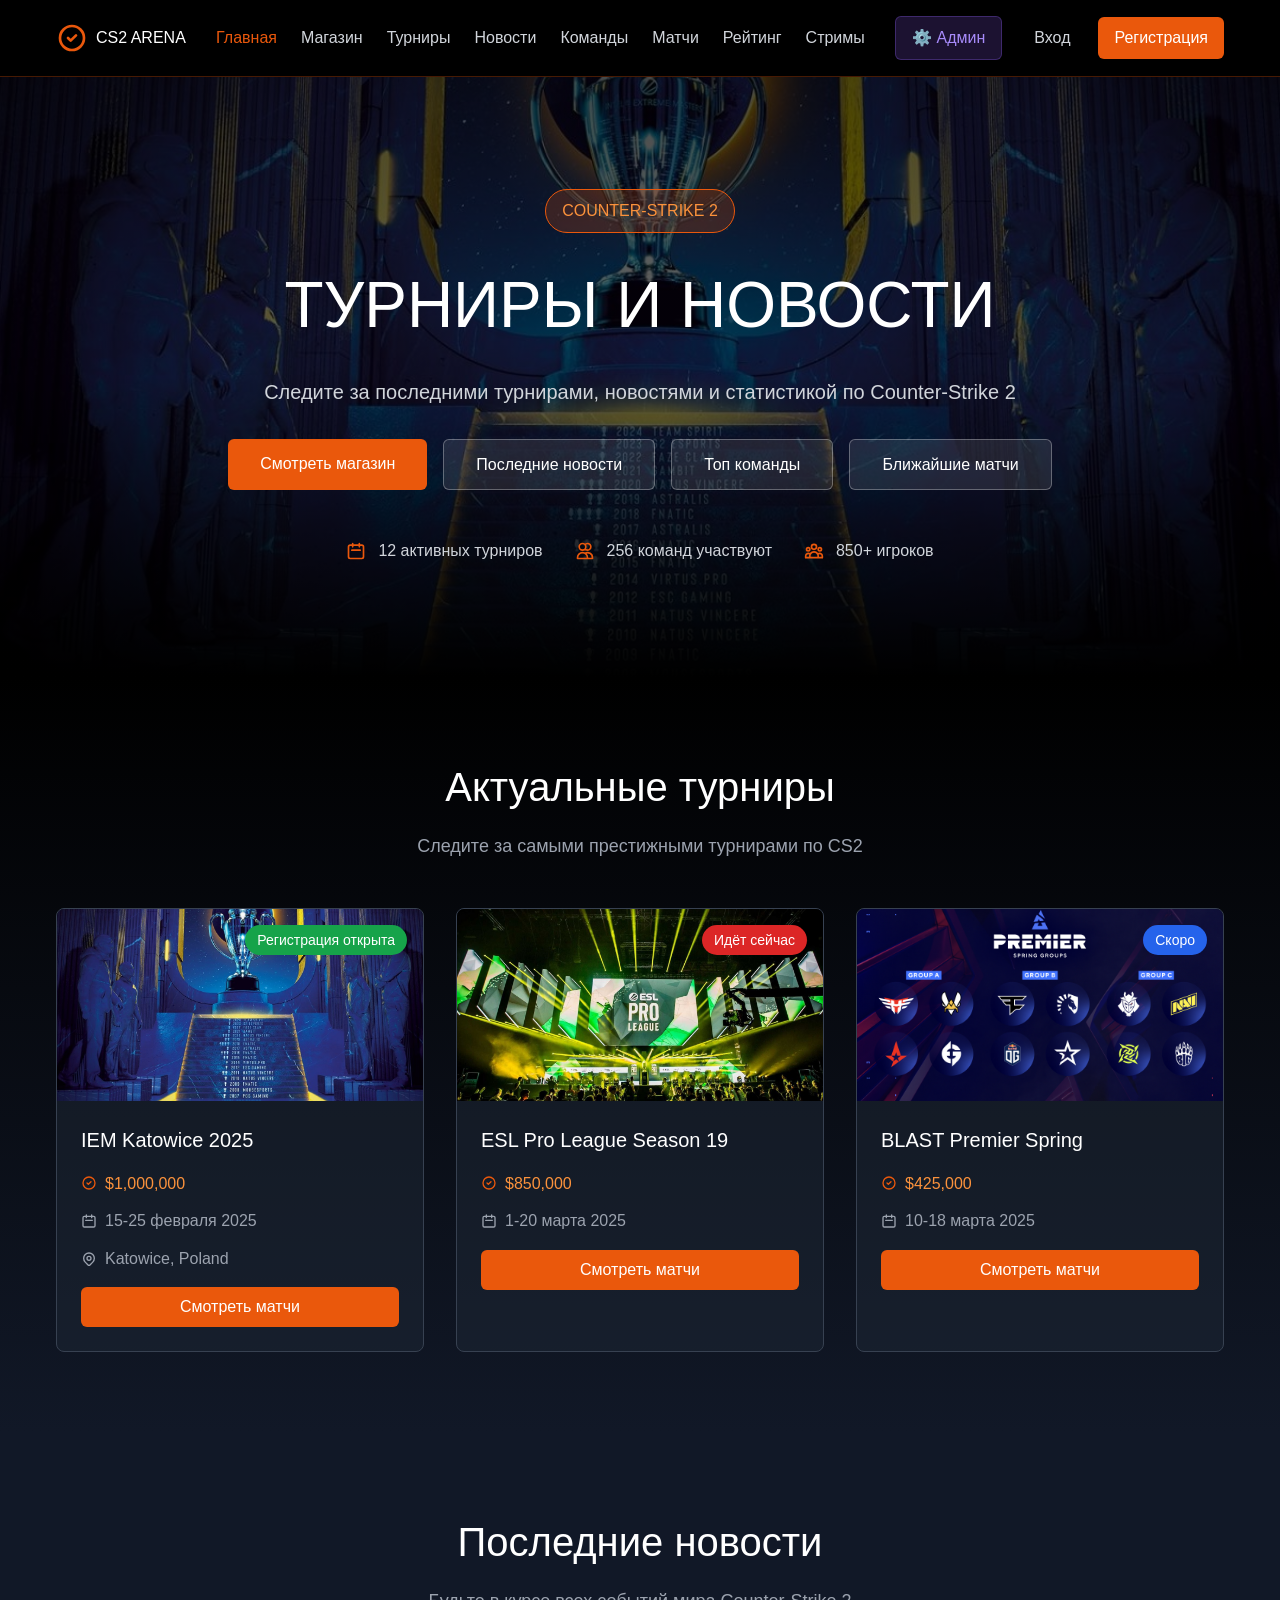
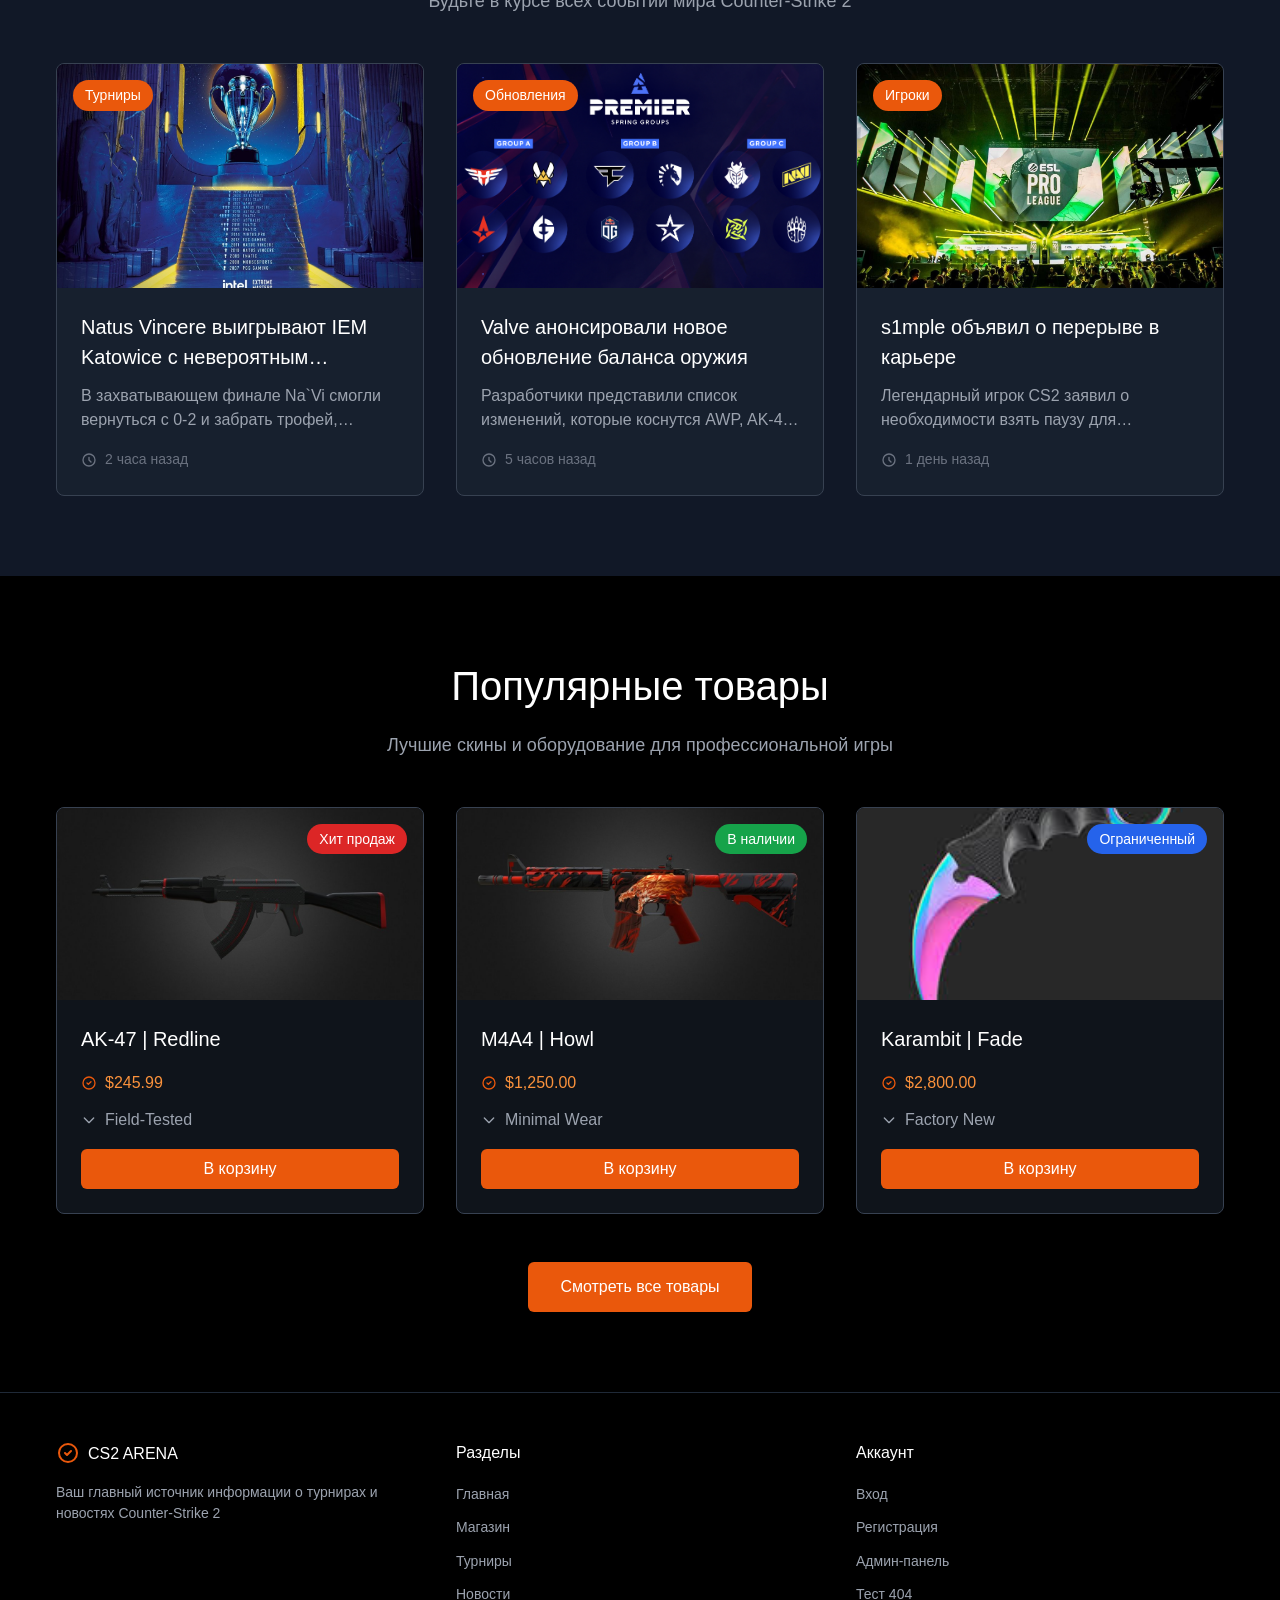
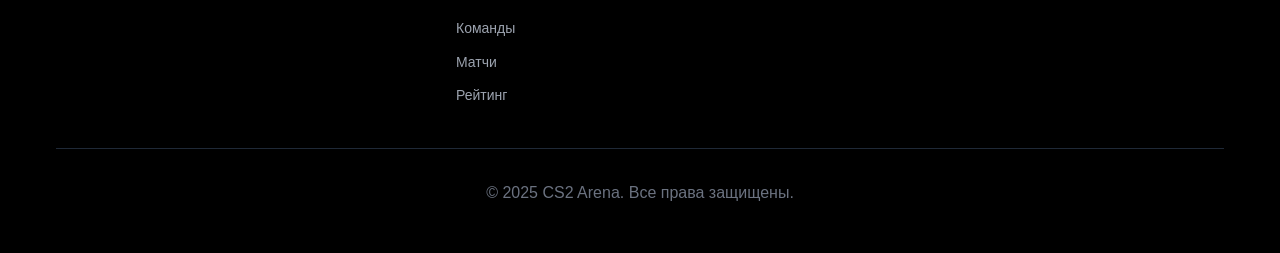
<file: index.html>
<!DOCTYPE html>
<html lang="ru">
<head>
    <meta charset="UTF-8">
    <meta name="viewport" content="width=device-width, initial-scale=1.0">
    <title>CS2 Arena - Турниры и новости Counter-Strike 2</title>
    <link rel="stylesheet" href="styles.css">
    <style>
        .user-menu {
            display: flex;
            align-items: center;
            gap: 0.5rem;
        }
        .btn-profile {
            background: rgba(234, 88, 12, 0.2);
            color: #ea580c;
            padding: 0.5rem 1rem;
            border-radius: 0.375rem;
            text-decoration: none;
            transition: all 0.3s;
            font-weight: 500;
        }
        .btn-profile:hover {
            background: #ea580c;
            color: white;
        }
        .btn-logout {
            background: rgba(220, 38, 38, 0.2);
            color: #fca5a5;
            padding: 0.5rem 1rem;
            border-radius: 0.375rem;
            border: none;
            cursor: pointer;
            transition: all 0.3s;
            font-weight: 500;
        }
        .btn-logout:hover {
            background: #dc2626;
            color: white;
        }
        .cart-icon-header {
            position: relative;
            color: #d1d5db;
            transition: color 0.3s;
            margin-right: 0.5rem;
            display: flex;
            align-items: center;
        }
        .cart-icon-header:hover {
            color: #ea580c;
        }
        .cart-count {
            position: absolute;
            top: -10px;
            right: -12px;
            background: #ea580c;
            color: white;
            font-size: 0.7rem;
            padding: 2px 6px;
            border-radius: 50%;
            min-width: 18px;
            text-align: center;
        }
        .btn-admin {
            background: rgba(139, 92, 246, 0.2);
            color: #a78bfa;
            padding: 0.5rem 1rem;
            border-radius: 0.375rem;
            text-decoration: none;
            transition: all 0.3s;
            font-weight: 500;
            border: 1px solid rgba(139, 92, 246, 0.3);
            margin-right: 0.5rem;
        }
        .btn-admin:hover {
            background: #7c3aed;
            color: white;
            border-color: #7c3aed;
        }
        .header-right {
            display: flex;
            align-items: center;
            gap: 0.5rem;
        }
        @media (max-width: 1024px) {
            nav {
                display: none;
                position: absolute;
                top: 100%;
                left: 0;
                right: 0;
                background: #000000;
                flex-direction: column;
                padding: 1rem;
                gap: 1rem;
                border-top: 1px solid #ea580c;
                z-index: 100;
            }
            nav.show {
                display: flex;
            }
            nav button {
                padding: 0.75rem;
                text-align: left;
                width: 100%;
            }
            .mobile-menu-button {
                display: block;
            }
            .header-right .btn-admin {
                display: none;
            }
        }
        @media (min-width: 1025px) {
            .mobile-menu-button {
                display: none;
            }
        }
        @media (max-width: 768px) {
            .header-right {
                gap: 0.3rem;
            }
            .btn-admin {
                padding: 0.3rem 0.6rem;
                font-size: 0.75rem;
            }
        }
    </style>
</head>
<body>
    <header>
        <div class="container">
            <div class="header-content">
                <a href="index.html" class="logo">
                    <svg class="logo-icon" fill="none" stroke="currentColor" viewBox="0 0 24 24">
                        <path stroke-linecap="round" stroke-linejoin="round" stroke-width="2" d="M9 12l2 2 4-4m6 2a9 9 0 11-18 0 9 9 0 0118 0z"></path>
                    </svg>
                    <span>CS2 ARENA</span>
                </a>
                <nav>
                    <button class="active" onclick="window.location.href='index.html'">Главная</button>
                    <button onclick="window.location.href='catalog.html'">Магазин</button>
                    <button onclick="scrollToSection('tournaments')">Турниры</button>
                    <button onclick="scrollToSection('news')">Новости</button>
                    <button onclick="window.location.href='teams.html'">Команды</button>
                    <button onclick="window.location.href='matches.html'">Матчи</button>
                    <button onclick="window.location.href='teams-ranking.html'">Рейтинг</button>
                    <button onclick="window.location.href='404.html'">Стримы</button>
                </nav>
                <div class="header-right">
                    <a href="admin-login.html" class="btn-admin" title="Войти в админ-панель">
                        ⚙️ Админ
                    </a>
                    <div class="auth-buttons" id="authButtons">
                        <a href="login.html" class="btn-login">Вход</a>
                        <a href="register.html" class="btn-register">Регистрация</a>
                    </div>
                    <div class="user-menu" id="userMenu" style="display: none;">
                        <a href="cart.html" class="cart-icon-header">
                            <svg width="22" height="22" fill="none" stroke="currentColor" viewBox="0 0 24 24">
                                <path stroke-linecap="round" stroke-linejoin="round" stroke-width="2" d="M16 11V7a4 4 0 00-8 0v4M5 9h14l1 12H4L5 9z"></path>
                            </svg>
                            <span id="headerCartCount" class="cart-count">0</span>
                        </a>
                        <a href="profile.html" class="btn-profile" id="profileBtn">
                            <span id="userNameDisplay"></span>
                        </a>
                        <button class="btn-logout" onclick="logout()">Выйти</button>
                    </div>
                    <button class="mobile-menu-button" onclick="toggleMobileMenu()">
                        <svg width="24" height="24" fill="none" stroke="currentColor" viewBox="0 0 24 24">
                            <path stroke-linecap="round" stroke-linejoin="round" stroke-width="2" d="M4 6h16M4 12h16M4 18h16"></path>
                        </svg>
                    </button>
                </div>
            </div>
        </div>
    </header>

    <section id="home" class="hero">
        <div class="hero-background">
            <img src="img/iem-katowice.jpg" alt="CS2 Tournament" class="hero-image">
            <div class="hero-overlay"></div>
        </div>
        <div class="container hero-content">
            <div class="hero-badge">
                <span>COUNTER-STRIKE 2</span>
            </div>
            <h1 class="hero-title">ТУРНИРЫ И НОВОСТИ</h1>
            <p class="hero-description">
                Следите за последними турнирами, новостями и статистикой по Counter-Strike 2
            </p>
            <div class="hero-buttons">
                <a href="catalog.html" class="btn-primary">Смотреть магазин</a>
                <a href="#news" class="btn-secondary" onclick="scrollToSection('news')">Последние новости</a>
                <a href="teams.html" class="btn-secondary">Топ команды</a>
                <a href="matches.html" class="btn-secondary">Ближайшие матчи</a>
            </div>
            <div class="hero-stats">
                <div class="stat-item">
                    <svg class="stat-icon" fill="none" stroke="currentColor" viewBox="0 0 24 24">
                        <path stroke-linecap="round" stroke-linejoin="round" stroke-width="2" d="M8 7V3m8 4V3m-9 8h10M5 21h14a2 2 0 002-2V7a2 2 0 00-2-2H5a2 2 0 00-2 2v12a2 2 0 002 2z"></path>
                    </svg>
                    <span class="stat-text">12 активных турниров</span>
                </div>
                <div class="stat-item">
                    <svg class="stat-icon" fill="none" stroke="currentColor" viewBox="0 0 24 24">
                        <path stroke-linecap="round" stroke-linejoin="round" stroke-width="2" d="M12 4.354a4 4 0 110 5.292M15 21H3v-1a6 6 0 0112 0v1zm0 0h6v-1a6 6 0 00-9-5.197M13 7a4 4 0 11-8 0 4 4 0 018 0z"></path>
                    </svg>
                    <span class="stat-text">256 команд участвуют</span>
                </div>
                <div class="stat-item">
                    <svg class="stat-icon" fill="none" stroke="currentColor" viewBox="0 0 24 24">
                        <path stroke-linecap="round" stroke-linejoin="round" stroke-width="2" d="M17 20h5v-2a3 3 0 00-5.356-1.857M17 20H7m10 0v-2c0-.656-.126-1.283-.356-1.857M7 20H2v-2a3 3 0 015.356-1.857M7 20v-2c0-.656.126-1.283.356-1.857m0 0a5.002 5.002 0 019.288 0M15 7a3 3 0 11-6 0 3 3 0 016 0zm6 3a2 2 0 11-4 0 2 2 0 014 0zM7 10a2 2 0 11-4 0 2 2 0 014 0z"></path>
                    </svg>
                    <span class="stat-text">850+ игроков</span>
                </div>
            </div>
        </div>
    </section>

    <section id="tournaments" class="tournaments">
        <div class="container">
            <div class="section-header">
                <h2 class="section-title">Актуальные турниры</h2>
                <p class="section-description">Следите за самыми престижными турнирами по CS2</p>
            </div>
            <div class="tournaments-grid">
                <div class="tournament-card">
                    <div class="tournament-image-wrapper">
                        <img src="img/iem-katowice.jpg" alt="IEM Katowice 2025" class="tournament-image">
                        <span class="tournament-status status-open">Регистрация открыта</span>
                    </div>
                    <div class="tournament-content">
                        <h3 class="tournament-title">IEM Katowice 2025</h3>
                        <div class="tournament-info">
                            <div class="info-item">
                                <svg class="info-icon info-icon-orange" fill="none" stroke="currentColor" viewBox="0 0 24 24">
                                    <path stroke-linecap="round" stroke-linejoin="round" stroke-width="2" d="M9 12l2 2 4-4m6 2a9 9 0 11-18 0 9 9 0 0118 0z"></path>
                                </svg>
                                <span class="prize-amount">$1,000,000</span>
                            </div>
                            <div class="info-item">
                                <svg class="info-icon" fill="none" stroke="currentColor" viewBox="0 0 24 24">
                                    <path stroke-linecap="round" stroke-linejoin="round" stroke-width="2" d="M8 7V3m8 4V3m-9 8h10M5 21h14a2 2 0 002-2V7a2 2 0 00-2-2H5a2 2 0 00-2 2v12a2 2 0 002 2z"></path>
                                </svg>
                                <span>15-25 февраля 2025</span>
                            </div>
                            <div class="info-item">
                                <svg class="info-icon" fill="none" stroke="currentColor" viewBox="0 0 24 24">
                                    <path stroke-linecap="round" stroke-linejoin="round" stroke-width="2" d="M17.657 16.657L13.414 20.9a1.998 1.998 0 01-2.827 0l-4.244-4.243a8 8 0 1111.314 0z"></path>
                                    <path stroke-linecap="round" stroke-linejoin="round" stroke-width="2" d="M15 11a3 3 0 11-6 0 3 3 0 016 0z"></path>
                                </svg>
                                <span>Katowice, Poland</span>
                            </div>
                        </div>
                        <button class="tournament-button" onclick="window.location.href='matches.html'">Смотреть матчи</button>
                    </div>
                </div>
                <div class="tournament-card">
                    <div class="tournament-image-wrapper">
                        <img src="img/esl-pro-league.jpg" alt="ESL Pro League" class="tournament-image">
                        <span class="tournament-status status-live">Идёт сейчас</span>
                    </div>
                    <div class="tournament-content">
                        <h3 class="tournament-title">ESL Pro League Season 19</h3>
                        <div class="tournament-info">
                            <div class="info-item">
                                <svg class="info-icon info-icon-orange" fill="none" stroke="currentColor" viewBox="0 0 24 24">
                                    <path stroke-linecap="round" stroke-linejoin="round" stroke-width="2" d="M9 12l2 2 4-4m6 2a9 9 0 11-18 0 9 9 0 0118 0z"></path>
                                </svg>
                                <span class="prize-amount">$850,000</span>
                            </div>
                            <div class="info-item">
                                <svg class="info-icon" fill="none" stroke="currentColor" viewBox="0 0 24 24">
                                    <path stroke-linecap="round" stroke-linejoin="round" stroke-width="2" d="M8 7V3m8 4V3m-9 8h10M5 21h14a2 2 0 002-2V7a2 2 0 00-2-2H5a2 2 0 00-2 2v12a2 2 0 002 2z"></path>
                                </svg>
                                <span>1-20 марта 2025</span>
                            </div>
                        </div>
                        <button class="tournament-button" onclick="window.location.href='matches.html'">Смотреть матчи</button>
                    </div>
                </div>
                <div class="tournament-card">
                    <div class="tournament-image-wrapper">
                        <img src="img/blast-premier.jpg" alt="BLAST Premier" class="tournament-image">
                        <span class="tournament-status status-upcoming">Скоро</span>
                    </div>
                    <div class="tournament-content">
                        <h3 class="tournament-title">BLAST Premier Spring</h3>
                        <div class="tournament-info">
                            <div class="info-item">
                                <svg class="info-icon info-icon-orange" fill="none" stroke="currentColor" viewBox="0 0 24 24">
                                    <path stroke-linecap="round" stroke-linejoin="round" stroke-width="2" d="M9 12l2 2 4-4m6 2a9 9 0 11-18 0 9 9 0 0118 0z"></path>
                                </svg>
                                <span class="prize-amount">$425,000</span>
                            </div>
                            <div class="info-item">
                                <svg class="info-icon" fill="none" stroke="currentColor" viewBox="0 0 24 24">
                                    <path stroke-linecap="round" stroke-linejoin="round" stroke-width="2" d="M8 7V3m8 4V3m-9 8h10M5 21h14a2 2 0 002-2V7a2 2 0 00-2-2H5a2 2 0 00-2 2v12a2 2 0 002 2z"></path>
                                </svg>
                                <span>10-18 марта 2025</span>
                            </div>
                        </div>
                        <button class="tournament-button" onclick="window.location.href='matches.html'">Смотреть матчи</button>
                    </div>
                </div>
            </div>
        </div>
    </section>

    <section id="news" class="news">
        <div class="container">
            <div class="section-header">
                <h2 class="section-title">Последние новости</h2>
                <p class="section-description">Будьте в курсе всех событий мира Counter-Strike 2</p>
            </div>
            <div class="news-grid">
                <article class="news-card" onclick="window.location.href='404.html'">
                    <div class="news-image-wrapper">
                        <img src="img/iem-katowice.jpg" alt="News" class="news-image">
                        <span class="news-category">Турниры</span>
                    </div>
                    <div class="news-content">
                        <h3 class="news-title">Natus Vincere выигрывают IEM Katowice с невероятным камбэком</h3>
                        <p class="news-excerpt">В захватывающем финале Na`Vi смогли вернуться с 0-2 и забрать трофей, обыграв FaZe Clan в пятой карте.</p>
                        <div class="news-meta">
                            <div class="news-date">
                                <svg width="16" height="16" fill="none" stroke="currentColor" viewBox="0 0 24 24">
                                    <path stroke-linecap="round" stroke-linejoin="round" stroke-width="2" d="M12 8v4l3 3m6-3a9 9 0 11-18 0 9 9 0 0118 0z"></path>
                                </svg>
                                <span>2 часа назад</span>
                            </div>
                        </div>
                    </div>
                </article>
                <article class="news-card" onclick="window.location.href='404.html'">
                    <div class="news-image-wrapper">
                        <img src="img/blast-premier.jpg" alt="News" class="news-image">
                        <span class="news-category">Обновления</span>
                    </div>
                    <div class="news-content">
                        <h3 class="news-title">Valve анонсировали новое обновление баланса оружия</h3>
                        <p class="news-excerpt">Разработчики представили список изменений, которые коснутся AWP, AK-47 и нескольких SMG.</p>
                        <div class="news-meta">
                            <div class="news-date">
                                <svg width="16" height="16" fill="none" stroke="currentColor" viewBox="0 0 24 24">
                                    <path stroke-linecap="round" stroke-linejoin="round" stroke-width="2" d="M12 8v4l3 3m6-3a9 9 0 11-18 0 9 9 0 0118 0z"></path>
                                </svg>
                                <span>5 часов назад</span>
                            </div>
                        </div>
                    </div>
                </article>
                <article class="news-card" onclick="window.location.href='404.html'">
                    <div class="news-image-wrapper">
                        <img src="img/esl-pro-league.jpg" alt="News" class="news-image">
                        <span class="news-category">Игроки</span>
                    </div>
                    <div class="news-content">
                        <h3 class="news-title">s1mple объявил о перерыве в карьере</h3>
                        <p class="news-excerpt">Легендарный игрок CS2 заявил о необходимости взять паузу для восстановления и переоценки целей.</p>
                        <div class="news-meta">
                            <div class="news-date">
                                <svg width="16" height="16" fill="none" stroke="currentColor" viewBox="0 0 24 24">
                                    <path stroke-linecap="round" stroke-linejoin="round" stroke-width="2" d="M12 8v4l3 3m6-3a9 9 0 11-18 0 9 9 0 0118 0z"></path>
                                </svg>
                                <span>1 день назад</span>
                            </div>
                        </div>
                    </div>
                </article>
            </div>
        </div>
    </section>

    <section id="shop" class="tournaments" style="background: #000000;">
        <div class="container">
            <div class="section-header">
                <h2 class="section-title">Популярные товары</h2>
                <p class="section-description">Лучшие скины и оборудование для профессиональной игры</p>
            </div>
            <div class="tournaments-grid">
                <div class="tournament-card">
                    <div class="tournament-image-wrapper">
                        <img src="img/ak47-redline.jpg" alt="AK-47 Redline" class="tournament-image">
                        <span class="tournament-status status-live">Хит продаж</span>
                    </div>
                    <div class="tournament-content">
                        <h3 class="tournament-title">AK-47 | Redline</h3>
                        <div class="tournament-info">
                            <div class="info-item">
                                <svg class="info-icon info-icon-orange" fill="none" stroke="currentColor" viewBox="0 0 24 24">
                                    <path stroke-linecap="round" stroke-linejoin="round" stroke-width="2" d="M9 12l2 2 4-4m6 2a9 9 0 11-18 0 9 9 0 0118 0z"></path>
                                </svg>
                                <span class="prize-amount">$245.99</span>
                            </div>
                            <div class="info-item">
                                <svg class="info-icon" fill="none" stroke="currentColor" viewBox="0 0 24 24">
                                    <path stroke-linecap="round" stroke-linejoin="round" stroke-width="2" d="M19 9l-7 7-7-7"></path>
                                </svg>
                                <span>Field-Tested</span>
                            </div>
                        </div>
                        <button class="tournament-button" onclick="addToCartFromIndex('AK-47 Redline', '$245.99', 'Field-Tested', 'img/ak47-redline.jpg')">В корзину</button>
                    </div>
                </div>
                <div class="tournament-card">
                    <div class="tournament-image-wrapper">
                        <img src="img/m4a4-howl.jpg" alt="M4A4 Howl" class="tournament-image">
                        <span class="tournament-status status-open">В наличии</span>
                    </div>
                    <div class="tournament-content">
                        <h3 class="tournament-title">M4A4 | Howl</h3>
                        <div class="tournament-info">
                            <div class="info-item">
                                <svg class="info-icon info-icon-orange" fill="none" stroke="currentColor" viewBox="0 0 24 24">
                                    <path stroke-linecap="round" stroke-linejoin="round" stroke-width="2" d="M9 12l2 2 4-4m6 2a9 9 0 11-18 0 9 9 0 0118 0z"></path>
                                </svg>
                                <span class="prize-amount">$1,250.00</span>
                            </div>
                            <div class="info-item">
                                <svg class="info-icon" fill="none" stroke="currentColor" viewBox="0 0 24 24">
                                    <path stroke-linecap="round" stroke-linejoin="round" stroke-width="2" d="M19 9l-7 7-7-7"></path>
                                </svg>
                                <span>Minimal Wear</span>
                            </div>
                        </div>
                        <button class="tournament-button" onclick="addToCartFromIndex('M4A4 Howl', '$1,250.00', 'Minimal Wear', 'img/m4a4-howl.jpg')">В корзину</button>
                    </div>
                </div>
                <div class="tournament-card">
                    <div class="tournament-image-wrapper">
                        <img src="img/karambit-fade.jpg" alt="Karambit Fade" class="tournament-image">
                        <span class="tournament-status status-upcoming">Ограниченный</span>
                    </div>
                    <div class="tournament-content">
                        <h3 class="tournament-title">Karambit | Fade</h3>
                        <div class="tournament-info">
                            <div class="info-item">
                                <svg class="info-icon info-icon-orange" fill="none" stroke="currentColor" viewBox="0 0 24 24">
                                    <path stroke-linecap="round" stroke-linejoin="round" stroke-width="2" d="M9 12l2 2 4-4m6 2a9 9 0 11-18 0 9 9 0 0118 0z"></path>
                                </svg>
                                <span class="prize-amount">$2,800.00</span>
                            </div>
                            <div class="info-item">
                                <svg class="info-icon" fill="none" stroke="currentColor" viewBox="0 0 24 24">
                                    <path stroke-linecap="round" stroke-linejoin="round" stroke-width="2" d="M19 9l-7 7-7-7"></path>
                                </svg>
                                <span>Factory New</span>
                            </div>
                        </div>
                        <button class="tournament-button" onclick="addToCartFromIndex('Karambit Fade', '$2,800.00', 'Factory New', 'img/karambit-fade.jpg')">В корзину</button>
                    </div>
                </div>
            </div>
            <div style="text-align: center; margin-top: 3rem;">
                <a href="catalog.html" class="btn-primary">Смотреть все товары</a>
            </div>
        </div>
    </section>

    <footer>
        <div class="container">
            <div class="footer-grid">
                <div class="footer-section">
                    <div style="display: flex; align-items: center; gap: 0.5rem; margin-bottom: 1rem;">
                        <svg style="width: 1.5rem; height: 1.5rem; color: #ea580c;" fill="none" stroke="currentColor" viewBox="0 0 24 24">
                            <path stroke-linecap="round" stroke-linejoin="round" stroke-width="2" d="M9 12l2 2 4-4m6 2a9 9 0 11-18 0 9 9 0 0118 0z"></path>
                        </svg>
                        <span style="color: white;">CS2 ARENA</span>
                    </div>
                    <p class="footer-description">Ваш главный источник информации о турнирах и новостях Counter-Strike 2</p>
                </div>
                <div class="footer-section">
                    <h4>Разделы</h4>
                    <ul class="footer-links">
                        <li><a href="index.html">Главная</a></li>
                        <li><a href="catalog.html">Магазин</a></li>
                        <li><a href="#tournaments" onclick="scrollToSection('tournaments')">Турниры</a></li>
                        <li><a href="#news" onclick="scrollToSection('news')">Новости</a></li>
                        <li><a href="teams.html">Команды</a></li>
                        <li><a href="matches.html">Матчи</a></li>
                        <li><a href="teams-ranking.html">Рейтинг</a></li>
                    </ul>
                </div>
                <div class="footer-section">
                    <h4>Аккаунт</h4>
                    <ul class="footer-links">
                        <li><a href="login.html">Вход</a></li>
                        <li><a href="register.html">Регистрация</a></li>
                        <li><a href="admin-login.html">Админ-панель</a></li>
                        <li><a href="404.html">Тест 404</a></li>
                    </ul>
                </div>
            </div>
            <div class="footer-bottom">
                <p>&copy; 2025 CS2 Arena. Все права защищены.</p>
            </div>
        </div>
    </footer>

    <script>
        function scrollToSection(sectionId) {
            const section = document.getElementById(sectionId);
            if (section) {
                section.scrollIntoView({ behavior: 'smooth' });
            }
        }
        
        function toggleMobileMenu() {
            const nav = document.querySelector('nav');
            if (nav) {
                nav.classList.toggle('show');
            }
        }
        
        function addToCartFromIndex(name, price, quality, image) {
            const currentUser = localStorage.getItem('cs2_currentUser');
            if (!currentUser) {
                if (confirm('Для добавления товаров в корзину необходимо войти в аккаунт. Перейти на страницу входа?')) {
                    window.location.href = 'login.html';
                }
                return;
            }
            
            const user = JSON.parse(currentUser);
            const cartKey = `cs2_cart_${user.id}`;
            let cart = JSON.parse(localStorage.getItem(cartKey) || '[]');
            
            const existingItem = cart.find(item => item.name === name);
            if (existingItem) {
                existingItem.quantity++;
            } else {
                cart.push({
                    id: Date.now(),
                    name: name,
                    price: price,
                    quality: quality,
                    image: image,
                    quantity: 1
                });
            }
            
            localStorage.setItem(cartKey, JSON.stringify(cart));
            
            const notification = document.createElement('div');
            notification.style.cssText = `
                position: fixed;
                bottom: 20px;
                right: 20px;
                background: #10b981;
                color: white;
                padding: 1rem 1.5rem;
                border-radius: 0.5rem;
                z-index: 1000;
                animation: slideIn 0.3s ease;
            `;
            notification.innerHTML = `✅ ${name} добавлен в корзину!`;
            document.body.appendChild(notification);
            
            setTimeout(() => {
                notification.remove();
            }, 2000);
            
            updateCartCount();
        }
        
        function updateCartCount() {
            const currentUser = localStorage.getItem('cs2_currentUser');
            if (!currentUser) return;
            
            const user = JSON.parse(currentUser);
            const cartKey = `cs2_cart_${user.id}`;
            const cart = JSON.parse(localStorage.getItem(cartKey) || '[]');
            const count = cart.reduce((sum, item) => sum + item.quantity, 0);
            
            const cartCountElement = document.getElementById('headerCartCount');
            if (cartCountElement) {
                cartCountElement.textContent = count;
                cartCountElement.style.display = count > 0 ? 'inline-block' : 'none';
            }
        }
        
        function checkAuth() {
            const currentUser = localStorage.getItem('cs2_currentUser');
            const authButtons = document.getElementById('authButtons');
            const userMenu = document.getElementById('userMenu');
            const userNameDisplay = document.getElementById('userNameDisplay');
            
            if (currentUser) {
                const user = JSON.parse(currentUser);
                if (authButtons) authButtons.style.display = 'none';
                if (userMenu) userMenu.style.display = 'flex';
                if (userNameDisplay) userNameDisplay.textContent = user.username;
                updateCartCount();
            } else {
                if (authButtons) authButtons.style.display = 'flex';
                if (userMenu) userMenu.style.display = 'none';
            }
        }
        
        function logout() {
            localStorage.removeItem('cs2_currentUser');
            localStorage.removeItem('cs2_rememberMe');
            window.location.href = 'index.html';
        }
        
        const style = document.createElement('style');
        style.textContent = `
            @keyframes slideIn {
                from { transform: translateX(100%); opacity: 0; }
                to { transform: translateX(0); opacity: 1; }
            }
        `;
        document.head.appendChild(style);
        
        checkAuth();
    </script>
</body>
</html>
</file>
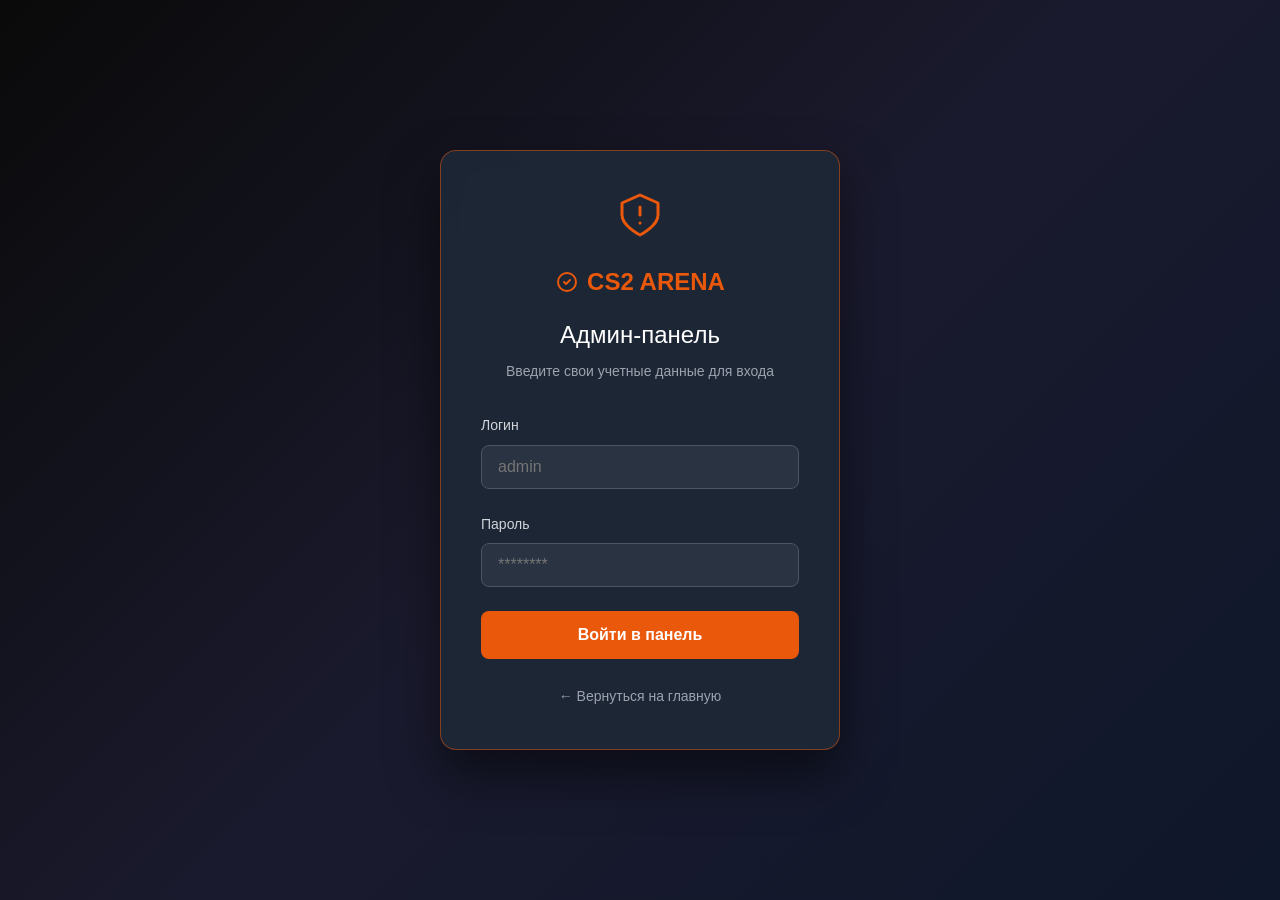
<file: admin-dashboard.html>
<!DOCTYPE html>
<html lang="ru">
<head>
    <meta charset="UTF-8">
    <meta name="viewport" content="width=device-width, initial-scale=1.0">
    <title>Админ-панель - CS2 Arena</title>
    <link rel="stylesheet" href="styles.css">
    <style>
        * { margin: 0; padding: 0; box-sizing: border-box; }
        body { background: #0f0f1a; font-family: -apple-system, BlinkMacSystemFont, 'Segoe UI', Roboto, sans-serif; }
        
        .admin-wrapper { display: flex; min-height: 100vh; }
        
        .admin-sidebar {
            width: 280px;
            background: linear-gradient(180deg, #0a0a0f 0%, #11111a 100%);
            border-right: 1px solid #ea580c;
            padding: 1.5rem;
            position: fixed;
            height: 100vh;
            overflow-y: auto;
            z-index: 100;
        }
        .sidebar-logo {
            display: flex;
            align-items: center;
            gap: 0.75rem;
            margin-bottom: 2rem;
            padding-bottom: 1rem;
            border-bottom: 1px solid #2a2a3a;
        }
        .sidebar-logo svg { width: 32px; height: 32px; color: #ea580c; }
        .sidebar-logo span { color: white; font-size: 1.25rem; font-weight: 600; }
        
        .sidebar-menu { list-style: none; }
        .sidebar-item { margin-bottom: 0.5rem; }
        .sidebar-link {
            display: flex;
            align-items: center;
            gap: 0.75rem;
            padding: 0.75rem 1rem;
            color: #9ca3af;
            text-decoration: none;
            border-radius: 0.5rem;
            transition: all 0.3s;
        }
        .sidebar-link:hover, .sidebar-link.active {
            background: rgba(234, 88, 12, 0.1);
            color: #ea580c;
        }
        .sidebar-link svg { width: 20px; height: 20px; }
        .logout-btn { margin-top: 2rem; padding-top: 1rem; border-top: 1px solid #2a2a3a; }
        .logout-btn .sidebar-link { color: #dc2626; }
        .logout-btn .sidebar-link:hover { background: rgba(220, 38, 38, 0.1); color: #dc2626; }
        
        .admin-main { flex: 1; margin-left: 280px; padding: 2rem; }
        
        .admin-header {
            display: flex;
            justify-content: space-between;
            align-items: center;
            margin-bottom: 2rem;
            padding-bottom: 1rem;
            border-bottom: 1px solid #2a2a3a;
        }
        .page-title { color: white; font-size: 1.75rem; }
        .admin-user { display: flex; align-items: center; gap: 1rem; }
        .admin-avatar {
            width: 40px;
            height: 40px;
            background: linear-gradient(135deg, #ea580c, #fb923c);
            border-radius: 50%;
            display: flex;
            align-items: center;
            justify-content: center;
            font-weight: 600;
            color: white;
        }
        .admin-name { color: white; }
        .admin-role { color: #9ca3af; font-size: 0.75rem; }
        
        .stats-grid {
            display: grid;
            grid-template-columns: repeat(auto-fit, minmax(200px, 1fr));
            gap: 1.5rem;
            margin-bottom: 2rem;
        }
        .stat-card {
            background: rgba(31, 41, 55, 0.5);
            border: 1px solid #374151;
            border-radius: 1rem;
            padding: 1.5rem;
            text-align: center;
            transition: all 0.3s;
        }
        .stat-card:hover { border-color: #ea580c; transform: translateY(-4px); }
        .stat-number { color: #ea580c; font-size: 2rem; font-weight: 700; }
        .stat-label { color: #9ca3af; font-size: 0.875rem; margin-top: 0.25rem; }
        
        .section-card {
            background: rgba(31, 41, 55, 0.5);
            border: 1px solid #374151;
            border-radius: 1rem;
            padding: 1.5rem;
            margin-bottom: 2rem;
        }
        .section-header {
            display: flex;
            justify-content: space-between;
            align-items: center;
            margin-bottom: 1.5rem;
            flex-wrap: wrap;
            gap: 1rem;
        }
        .section-title { color: white; font-size: 1.25rem; }
        
        .table-wrapper { overflow-x: auto; }
        table { width: 100%; border-collapse: collapse; }
        th, td { padding: 0.75rem; text-align: left; border-bottom: 1px solid #374151; color: #d1d5db; }
        th { color: #9ca3af; font-weight: 500; font-size: 0.875rem; }
        tr:hover { background: rgba(55, 65, 81, 0.3); }
        
        .status-badge {
            display: inline-block;
            padding: 0.25rem 0.5rem;
            border-radius: 9999px;
            font-size: 0.75rem;
            font-weight: 500;
        }
        .status-pending { background: rgba(234, 88, 12, 0.2); color: #fb923c; }
        .status-processing { background: rgba(59, 130, 246, 0.2); color: #60a5fa; }
        .status-shipped { background: rgba(139, 92, 246, 0.2); color: #a78bfa; }
        .status-delivered { background: rgba(16, 185, 129, 0.2); color: #34d399; }
        .status-cancelled { background: rgba(239, 68, 68, 0.2); color: #f87171; }
        
        .action-buttons { display: flex; gap: 0.5rem; flex-wrap: wrap; }
        .btn-action {
            padding: 0.3rem 0.8rem;
            border: none;
            border-radius: 0.375rem;
            cursor: pointer;
            font-size: 0.75rem;
            transition: all 0.3s;
        }
        .btn-confirm { background: #10b981; color: white; }
        .btn-confirm:hover { background: #059669; }
        .btn-shipped { background: #8b5cf6; color: white; }
        .btn-shipped:hover { background: #7c3aed; }
        .btn-delivered { background: #3b82f6; color: white; }
        .btn-delivered:hover { background: #2563eb; }
        .btn-cancel { background: #dc2626; color: white; }
        .btn-cancel:hover { background: #b91c1c; }
        .btn-view { background: #374151; color: white; }
        .btn-view:hover { background: #4b5563; }
        .btn-refresh { background: #ea580c; color: white; }
        .btn-refresh:hover { background: #c2410c; }
        
        .modal {
            display: none;
            position: fixed;
            top: 0;
            left: 0;
            width: 100%;
            height: 100%;
            background: rgba(0, 0, 0, 0.8);
            z-index: 1000;
            align-items: center;
            justify-content: center;
            padding: 2rem;
        }
        .modal.active { display: flex; }
        .modal-content {
            background: #1f2937;
            border-radius: 1rem;
            padding: 2rem;
            width: 100%;
            max-width: 600px;
            border: 1px solid #ea580c;
            max-height: 90vh;
            overflow-y: auto;
        }
        .modal-header {
            display: flex;
            justify-content: space-between;
            align-items: center;
            margin-bottom: 1.5rem;
        }
        .modal-title { color: white; font-size: 1.25rem; }
        .modal-close {
            background: none;
            border: none;
            color: #9ca3af;
            cursor: pointer;
            font-size: 1.5rem;
        }
        .modal-close:hover { color: white; }
        .modal-body { color: #d1d5db; }
        .modal-body .order-info { margin-bottom: 1rem; }
        .modal-body .order-info strong { color: #ea580c; }
        .modal-actions {
            display: flex;
            gap: 1rem;
            margin-top: 1.5rem;
            flex-wrap: wrap;
        }
        .modal-actions button {
            flex: 1;
            padding: 0.75rem;
            border: none;
            border-radius: 0.5rem;
            font-weight: 600;
            cursor: pointer;
            transition: all 0.3s;
            min-width: 100px;
        }
        .btn-modal-close { background: #374151; color: white; }
        .btn-modal-close:hover { background: #4b5563; }
        .btn-modal-confirm { background: #10b981; color: white; }
        .btn-modal-confirm:hover { background: #059669; }
        .btn-modal-shipped { background: #8b5cf6; color: white; }
        .btn-modal-shipped:hover { background: #7c3aed; }
        .btn-modal-delivered { background: #3b82f6; color: white; }
        .btn-modal-delivered:hover { background: #2563eb; }
        .btn-modal-cancel { background: #dc2626; color: white; }
        .btn-modal-cancel:hover { background: #b91c1c; }
        
        .empty-state {
            text-align: center;
            padding: 3rem;
            color: #6b7280;
        }
        .empty-state .icon { font-size: 3rem; margin-bottom: 1rem; }
        
        @media (max-width: 768px) {
            .admin-sidebar {
                transform: translateX(-100%);
                transition: transform 0.3s;
            }
            .admin-sidebar.open { transform: translateX(0); }
            .admin-main { margin-left: 0; padding: 1rem; }
            .mobile-menu-btn {
                display: block;
                position: fixed;
                top: 1rem;
                left: 1rem;
                z-index: 101;
                background: #ea580c;
                border: none;
                color: white;
                padding: 0.5rem;
                border-radius: 0.5rem;
                cursor: pointer;
            }
        }
        .mobile-menu-btn { display: none; }
    </style>
</head>
<body>
    <div class="admin-wrapper">
        <button class="mobile-menu-btn" onclick="toggleSidebar()">☰</button>

        <aside class="admin-sidebar" id="sidebar">
            <div class="sidebar-logo">
                <svg fill="none" stroke="currentColor" viewBox="0 0 24 24">
                    <path stroke-linecap="round" stroke-linejoin="round" stroke-width="2" d="M9 12l2 2 4-4m6 2a9 9 0 11-18 0 9 9 0 0118 0z"></path>
                </svg>
                <span>CS2 ARENA Admin</span>
            </div>
            <ul class="sidebar-menu">
                <li class="sidebar-item"><a href="#" class="sidebar-link active" data-page="dashboard"><svg fill="none" stroke="currentColor" viewBox="0 0 24 24"><path stroke-linecap="round" stroke-linejoin="round" stroke-width="2" d="M3 12l2-2m0 0l7-7 7 7M5 10v10a1 1 0 001 1h3m10-11l2 2m-2-2v10a1 1 0 01-1 1h-3m-6 0a1 1 0 001-1v-4a1 1 0 011-1h2a1 1 0 011 1v4a1 1 0 001 1m-6 0h6"></path></svg>Дашборд</a></li>
                <li class="sidebar-item"><a href="#" class="sidebar-link" data-page="orders"><svg fill="none" stroke="currentColor" viewBox="0 0 24 24"><path stroke-linecap="round" stroke-linejoin="round" stroke-width="2" d="M16 11V7a4 4 0 00-8 0v4M5 9h14l1 12H4L5 9z"></path></svg>Заказы</a></li>
                <li class="sidebar-item"><a href="#" class="sidebar-link" data-page="tournaments"><svg fill="none" stroke="currentColor" viewBox="0 0 24 24"><path stroke-linecap="round" stroke-linejoin="round" stroke-width="2" d="M8 7V3m8 4V3m-9 8h10M5 21h14a2 2 0 002-2V7a2 2 0 00-2-2H5a2 2 0 00-2 2v12a2 2 0 002 2z"></path></svg>Турниры</a></li>
                <li class="sidebar-item"><a href="#" class="sidebar-link" data-page="news"><svg fill="none" stroke="currentColor" viewBox="0 0 24 24"><path stroke-linecap="round" stroke-linejoin="round" stroke-width="2" d="M19 20H5a2 2 0 01-2-2V6a2 2 0 012-2h10a2 2 0 012 2v1m2 13a2 2 0 01-2-2V7m2 13a2 2 0 002-2V9a2 2 0 00-2-2h-2m-4-3H9M7 16h6M7 8h6v4H7V8z"></path></svg>Новости</a></li>
                <li class="sidebar-item"><a href="#" class="sidebar-link" data-page="products"><svg fill="none" stroke="currentColor" viewBox="0 0 24 24"><path stroke-linecap="round" stroke-linejoin="round" stroke-width="2" d="M16 11V7a4 4 0 00-8 0v4M5 9h14l1 12H4L5 9z"></path></svg>Товары</a></li>
                <li class="sidebar-item"><a href="#" class="sidebar-link" data-page="users"><svg fill="none" stroke="currentColor" viewBox="0 0 24 24"><path stroke-linecap="round" stroke-linejoin="round" stroke-width="2" d="M12 4.354a4 4 0 110 5.292M15 21H3v-1a6 6 0 0112 0v1zm0 0h6v-1a6 6 0 00-9-5.197M13 7a4 4 0 11-8 0 4 4 0 018 0z"></path></svg>Пользователи</a></li>
                <li class="sidebar-item logout-btn"><a href="#" class="sidebar-link" id="logoutLink"><svg fill="none" stroke="currentColor" viewBox="0 0 24 24"><path stroke-linecap="round" stroke-linejoin="round" stroke-width="2" d="M17 16l4-4m0 0l-4-4m4 4H7m6 4v1a3 3 0 01-3 3H6a3 3 0 01-3-3V7a3 3 0 013-3h4a3 3 0 013 3v1"></path></svg>Выход</a></li>
            </ul>
        </aside>

        <main class="admin-main">
            <div class="admin-header">
                <h1 class="page-title" id="pageTitle">Дашборд</h1>
                <div class="admin-user">
                    <div><div class="admin-name">Администратор</div><div class="admin-role">Super Admin</div></div>
                    <div class="admin-avatar">A</div>
                </div>
            </div>

            <div id="pageContent">
                <div class="stats-grid" id="statsGrid">
                    <div class="stat-card"><div class="stat-number" id="statOrders">0</div><div class="stat-label">Всего заказов</div></div>
                    <div class="stat-card"><div class="stat-number" id="statPending">0</div><div class="stat-label">Ожидают обработки</div></div>
                    <div class="stat-card"><div class="stat-number" id="statShipped">0</div><div class="stat-label">Отправлено</div></div>
                    <div class="stat-card"><div class="stat-number" id="statCancelled">0</div><div class="stat-label">Отменено</div></div>
                </div>

                <div class="section-card">
                    <div class="section-header">
                        <h3 class="section-title">Все заказы</h3>
                        <button class="btn-action btn-refresh" onclick="loadAllOrders()">🔄 Обновить</button>
                    </div>
                    <div class="table-wrapper">
                        <table>
                            <thead>
                                <tr>
                                    <th>ID</th>
                                    <th>Пользователь</th>
                                    <th>Дата</th>
                                    <th>Сумма</th>
                                    <th>Статус</th>
                                    <th>Действия</th>
                                </tr>
                            </thead>
                            <tbody id="ordersList"></tbody>
                        </table>
                    </div>
                </div>
            </div>
        </main>
    </div>

    <div id="orderModal" class="modal">
        <div class="modal-content">
            <div class="modal-header">
                <h3 class="modal-title">📋 Детали заказа #<span id="modalOrderId">—</span></h3>
                <button class="modal-close" onclick="closeModal()">&times;</button>
            </div>
            <div class="modal-body" id="modalBody"></div>
            <div class="modal-actions" id="modalActions"></div>
        </div>
    </div>

    <script>
        if (localStorage.getItem('adminLoggedIn') !== 'true') {
            window.location.href = 'admin-login.html';
        }

        // ===== ГЛАВНАЯ ФУНКЦИЯ: ЗАГРУЗКА ВСЕХ ЗАКАЗОВ =====
        function loadAllOrders() {
            let allOrders = [];
            
            // 1. Получаем всех пользователей
            const users = JSON.parse(localStorage.getItem('cs2_users') || '[]');
            
            // 2. Для каждого пользователя получаем его заказы
            users.forEach(user => {
                const ordersKey = `cs2_orders_${user.id}`;
                const userOrders = JSON.parse(localStorage.getItem(ordersKey) || '[]');
                
                // Добавляем информацию о пользователе к каждому заказу
                userOrders.forEach(order => {
                    allOrders.push({
                        ...order,
                        userName: user.username,
                        userFullName: `${user.firstName} ${user.lastName}`,
                        userId: user.id
                    });
                });
            });
            
            // 3. Сортируем по дате (сначала новые)
            allOrders.sort((a, b) => new Date(b.date) - new Date(a.date));
            
            // 4. Сохраняем в глобальную переменную
            window.allOrders = allOrders;
            
            // 5. Обновляем статистику и таблицу
            updateStats(allOrders);
            renderOrders(allOrders);
            
            // Показываем уведомление
            const toast = document.createElement('div');
            toast.style.cssText = `
                position: fixed;
                bottom: 20px;
                right: 20px;
                background: #10b981;
                color: white;
                padding: 1rem 1.5rem;
                border-radius: 0.5rem;
                z-index: 2000;
                animation: fadeIn 0.3s ease;
            `;
            toast.innerHTML = `✅ Загружено ${allOrders.length} заказов`;
            document.body.appendChild(toast);
            setTimeout(() => toast.remove(), 2000);
            
            return allOrders;
        }

        function updateStats(orders) {
            const total = orders.length;
            const pending = orders.filter(o => o.status === 'pending' || o.status === 'processing').length;
            const shipped = orders.filter(o => o.status === 'shipped' || o.status === 'delivered').length;
            const cancelled = orders.filter(o => o.status === 'cancelled').length;

            document.getElementById('statOrders').textContent = total;
            document.getElementById('statPending').textContent = pending;
            document.getElementById('statShipped').textContent = shipped;
            document.getElementById('statCancelled').textContent = cancelled;
        }

        function getStatusClass(status) {
            return 'status-' + status;
        }

        function getStatusText(status) {
            const statuses = {
                'pending': 'Ожидает подтверждения',
                'processing': 'В обработке',
                'shipped': 'Отправлен',
                'delivered': 'Доставлен',
                'cancelled': 'Отменен'
            };
            return statuses[status] || status;
        }

        function renderOrders(orders) {
            const tbody = document.getElementById('ordersList');
            if (!tbody) return;

            if (orders.length === 0) {
                tbody.innerHTML = `
                    <tr>
                        <td colspan="6" style="text-align:center;padding:2rem;color:#6b7280;">
                            <div class="empty-state">
                                <div class="icon">📦</div>
                                <p>Заказов пока нет. Пользователи еще не сделали ни одного заказа.</p>
                            </div>
                        </td>
                    </tr>
                `;
                return;
            }

            tbody.innerHTML = orders.map(order => `
                <tr>
                    <td><strong style="color:#ea580c;">#${order.id}</strong></td>
                    <td>
                        <div style="color:white;font-weight:500;">${order.userFullName || order.userName}</div>
                        <div style="color:#9ca3af;font-size:0.75rem;">@${order.userName}</div>
                    </td>
                    <td style="color:#d1d5db;">${new Date(order.date).toLocaleDateString('ru-RU')} ${new Date(order.date).toLocaleTimeString('ru-RU', {hour:'2-digit',minute:'2-digit'})}</td>
                    <td style="color:#ea580c;font-weight:700;">$${order.total.toFixed(2)}</td>
                    <td><span class="status-badge ${getStatusClass(order.status)}">${order.statusText || getStatusText(order.status)}</span></td>
                    <td>
                        <div class="action-buttons">
                            <button class="btn-action btn-view" onclick="viewOrder(${order.id})">📋</button>
                            ${order.status === 'pending' ? `<button class="btn-action btn-confirm" onclick="updateOrderStatus(${order.id}, 'processing')">✅</button>` : ''}
                            ${order.status === 'processing' ? `<button class="btn-action btn-shipped" onclick="updateOrderStatus(${order.id}, 'shipped')">📦</button>` : ''}
                            ${order.status === 'shipped' ? `<button class="btn-action btn-delivered" onclick="updateOrderStatus(${order.id}, 'delivered')">✅</button>` : ''}
                            ${(order.status === 'pending' || order.status === 'processing') ? `<button class="btn-action btn-cancel" onclick="updateOrderStatus(${order.id}, 'cancelled')">❌</button>` : ''}
                        </div>
                    </td>
                </tr>
            `).join('');
        }

        function getOrderById(orderId) {
            if (!window.allOrders) {
                window.allOrders = loadAllOrders();
            }
            return window.allOrders.find(o => o.id === orderId);
        }

        function viewOrder(orderId) {
            const order = getOrderById(orderId);
            if (!order) {
                alert('Заказ не найден. Обновите страницу.');
                return;
            }

            document.getElementById('modalOrderId').textContent = orderId;

            const body = document.getElementById('modalBody');
            body.innerHTML = `
                <div class="order-info">
                    <p><strong>Пользователь:</strong> ${order.userFullName || order.userName} (@${order.userName})</p>
                    <p><strong>Дата:</strong> ${new Date(order.date).toLocaleString('ru-RU')}</p>
                    <p><strong>Статус:</strong> <span class="status-badge ${getStatusClass(order.status)}">${order.statusText || getStatusText(order.status)}</span></p>
                    ${order.tradeLink ? `<p><strong>Трейд ссылка:</strong> <a href="${order.tradeLink}" target="_blank" style="color:#60a5fa;">${order.tradeLink}</a></p>` : ''}
                    ${order.cancelReason ? `<p><strong>Причина отмены:</strong> ${order.cancelReason}</p>` : ''}
                </div>
                <div style="border-top:1px solid #374151;padding-top:1rem;">
                    <h4 style="color:white;margin-bottom:0.5rem;">Товары:</h4>
                    ${order.items.map(item => `
                        <div style="display:flex;justify-content:space-between;color:#9ca3af;padding:0.25rem 0;border-bottom:1px solid rgba(55,65,81,0.3);">
                            <span>${item.name} x ${item.quantity}</span>
                            <span>$${(parseFloat(String(item.price).replace('$', '')) * item.quantity).toFixed(2)}</span>
                        </div>
                    `).join('')}
                    <div style="display:flex;justify-content:space-between;margin-top:0.5rem;padding-top:0.5rem;border-top:1px solid #374151;">
                        <span style="color:white;font-weight:600;">Итого:</span>
                        <span style="color:#ea580c;font-weight:700;">$${order.total.toFixed(2)}</span>
                    </div>
                </div>
            `;

            const actions = document.getElementById('modalActions');
            let buttons = `<button class="btn-modal-close" onclick="closeModal()">Закрыть</button>`;

            if (order.status === 'pending') {
                buttons += `<button class="btn-modal-confirm" onclick="updateOrderStatus(${order.id}, 'processing');closeModal();">✅ Подтвердить</button>`;
                buttons += `<button class="btn-modal-cancel" onclick="updateOrderStatus(${order.id}, 'cancelled');closeModal();">❌ Отменить</button>`;
            } else if (order.status === 'processing') {
                buttons += `<button class="btn-modal-shipped" onclick="updateOrderStatus(${order.id}, 'shipped');closeModal();">📦 Отправить</button>`;
                buttons += `<button class="btn-modal-cancel" onclick="updateOrderStatus(${order.id}, 'cancelled');closeModal();">❌ Отменить</button>`;
            } else if (order.status === 'shipped') {
                buttons += `<button class="btn-modal-delivered" onclick="updateOrderStatus(${order.id}, 'delivered');closeModal();">✅ Доставлен</button>`;
            }

            actions.innerHTML = buttons;

            document.getElementById('orderModal').classList.add('active');
            document.body.style.overflow = 'hidden';
        }

        function updateOrderStatus(orderId, newStatus) {
            const order = getOrderById(orderId);
            if (!order) {
                alert('Заказ не найден. Обновите страницу.');
                return;
            }

            const statusTexts = {
                'processing': 'В обработке',
                'shipped': 'Отправлен',
                'delivered': 'Доставлен',
                'cancelled': 'Отменен'
            };

            if (newStatus === 'cancelled' && order.status !== 'cancelled') {
                const reason = prompt('Укажите причину отмены заказа:');
                if (reason === null) return;
                order.cancelReason = reason || 'Отменен администратором';
            }

            // Обновляем заказ в localStorage пользователя
            const users = JSON.parse(localStorage.getItem('cs2_users') || '[]');
            const user = users.find(u => u.id === order.userId);
            
            if (user) {
                const ordersKey = `cs2_orders_${user.id}`;
                const userOrders = JSON.parse(localStorage.getItem(ordersKey) || '[]');
                const orderIndex = userOrders.findIndex(o => o.id === orderId);
                
                if (orderIndex !== -1) {
                    userOrders[orderIndex].status = newStatus;
                    userOrders[orderIndex].statusText = statusTexts[newStatus];
                    if (newStatus === 'cancelled') {
                        userOrders[orderIndex].cancelReason = order.cancelReason;
                    }
                    localStorage.setItem(ordersKey, JSON.stringify(userOrders));
                }
            }

            // Обновляем в глобальном массиве
            if (window.allOrders) {
                const index = window.allOrders.findIndex(o => o.id === orderId);
                if (index !== -1) {
                    window.allOrders[index].status = newStatus;
                    window.allOrders[index].statusText = statusTexts[newStatus];
                    if (newStatus === 'cancelled') {
                        window.allOrders[index].cancelReason = order.cancelReason;
                    }
                }
            }

            // Обновляем отображение
            updateStats(window.allOrders || []);
            renderOrders(window.allOrders || []);

            const messages = {
                'processing': '✅ Заказ подтвержден!',
                'shipped': '📦 Заказ отправлен!',
                'delivered': '✅ Заказ доставлен!',
                'cancelled': '❌ Заказ отменен!'
            };

            alert(messages[newStatus] || 'Статус обновлен!');
        }

        function closeModal() {
            document.getElementById('orderModal').classList.remove('active');
            document.body.style.overflow = 'auto';
        }

        document.addEventListener('keydown', function(e) {
            if (e.key === 'Escape') closeModal();
        });

        document.getElementById('orderModal').addEventListener('click', function(e) {
            if (e.target === this) closeModal();
        });

        // Навигация
        document.querySelectorAll('.sidebar-link[data-page]').forEach(link => {
            link.addEventListener('click', (e) => {
                e.preventDefault();
                document.querySelectorAll('.sidebar-link').forEach(l => l.classList.remove('active'));
                link.classList.add('active');
                const page = link.dataset.page;
                
                if (page === 'dashboard' || page === 'orders') {
                    document.getElementById('pageTitle').textContent = page === 'dashboard' ? 'Дашборд' : 'Управление заказами';
                    const content = document.getElementById('pageContent');
                    content.innerHTML = `
                        <div class="stats-grid" id="statsGrid">
                            <div class="stat-card"><div class="stat-number" id="statOrders">0</div><div class="stat-label">Всего заказов</div></div>
                            <div class="stat-card"><div class="stat-number" id="statPending">0</div><div class="stat-label">Ожидают обработки</div></div>
                            <div class="stat-card"><div class="stat-number" id="statShipped">0</div><div class="stat-label">Отправлено</div></div>
                            <div class="stat-card"><div class="stat-number" id="statCancelled">0</div><div class="stat-label">Отменено</div></div>
                        </div>
                        <div class="section-card">
                            <div class="section-header">
                                <h3 class="section-title">Все заказы</h3>
                                <button class="btn-action btn-refresh" onclick="loadAllOrders()">🔄 Обновить</button>
                            </div>
                            <div class="table-wrapper">
                                <table><thead><tr><th>ID</th><th>Пользователь</th><th>Дата</th><th>Сумма</th><th>Статус</th><th>Действия</th></tr></thead><tbody id="ordersList"></tbody></table>
                            </div>
                        </div>
                    `;
                    const orders = loadAllOrders();
                    updateStats(orders);
                    renderOrders(orders);
                } else {
                    document.getElementById('pageTitle').textContent = 
                        page === 'tournaments' ? 'Управление турнирами' :
                        page === 'news' ? 'Управление новостями' :
                        page === 'products' ? 'Управление товарами' :
                        'Управление пользователями';
                    document.getElementById('pageContent').innerHTML = `
                        <div class="section-card">
                            <div class="section-header"><h3 class="section-title">${document.getElementById('pageTitle').textContent}</h3><button class="btn-add">+ Добавить</button></div>
                            <div class="empty-state"><div class="icon">🚧</div><p>Раздел в разработке</p></div>
                        </div>
                    `;
                }
            });
        });

        document.getElementById('logoutLink').addEventListener('click', (e) => {
            e.preventDefault();
            if (confirm('Вы уверены, что хотите выйти?')) {
                localStorage.removeItem('adminLoggedIn');
                window.location.href = 'admin-login.html';
            }
        });

        function toggleSidebar() {
            document.getElementById('sidebar').classList.toggle('open');
        }

        // Добавляем стили для анимации
        const style = document.createElement('style');
        style.textContent = `
            @keyframes fadeIn {
                from { opacity: 0; transform: translateY(20px); }
                to { opacity: 1; transform: translateY(0); }
            }
        `;
        document.head.appendChild(style);

        // Инициализация - загружаем все заказы
        const initialOrders = loadAllOrders();
        updateStats(initialOrders);
        renderOrders(initialOrders);
    </script>
</body>
</html>
</file>
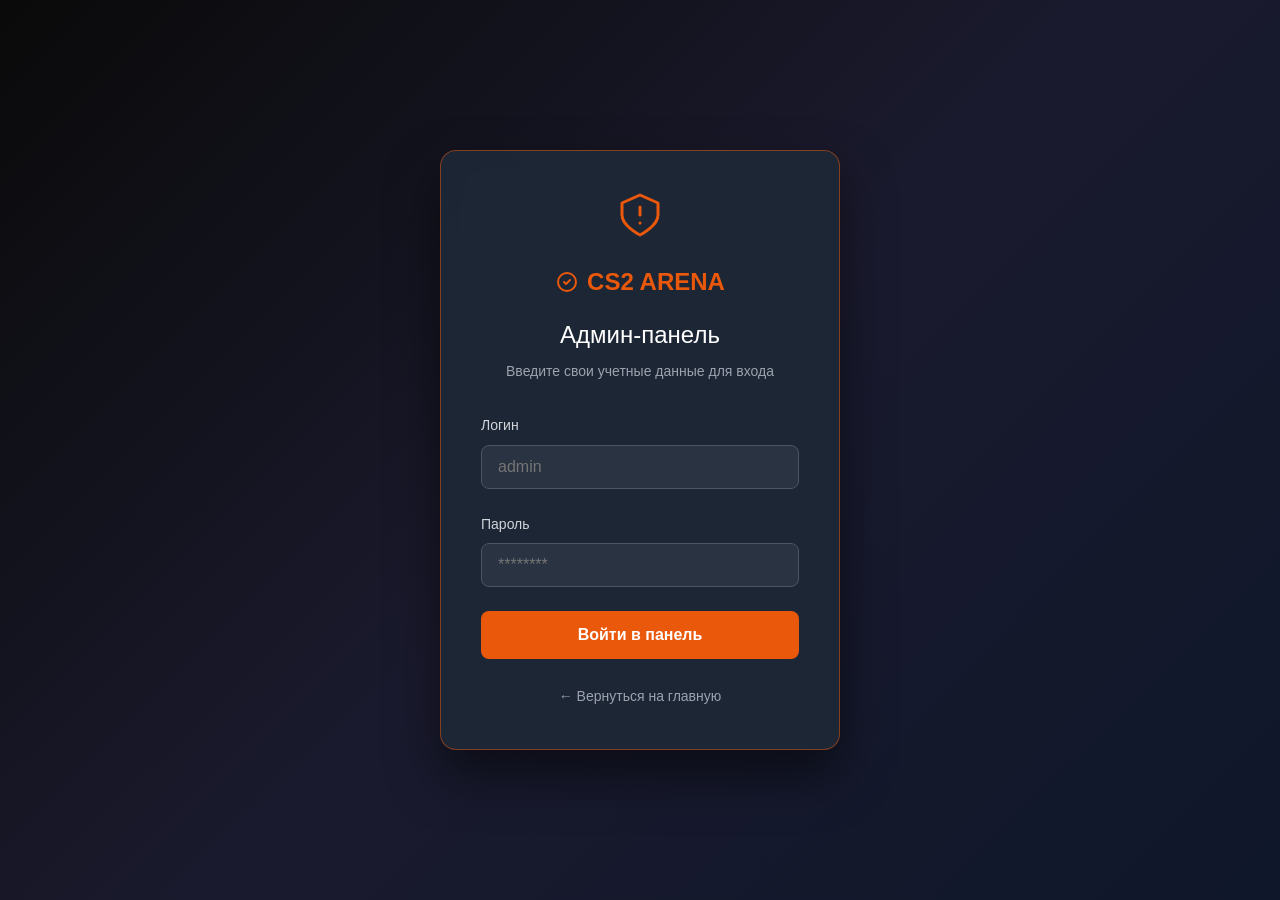
<file: admin-login.html>
<!DOCTYPE html>
<html lang="ru">
<head>
    <meta charset="UTF-8">
    <meta name="viewport" content="width=device-width, initial-scale=1.0">
    <title>Вход в админ-панель - CS2 Arena</title>
    <link rel="stylesheet" href="styles.css">
    <style>
        .admin-container {
            min-height: 100vh;
            background: linear-gradient(135deg, #0a0a0a 0%, #1a1a2e 50%, #0f172a 100%);
            display: flex;
            align-items: center;
            justify-content: center;
            padding: 2rem;
        }
        .admin-card {
            background: rgba(31, 41, 55, 0.9);
            backdrop-filter: blur(10px);
            border: 1px solid rgba(234, 88, 12, 0.5);
            border-radius: 1rem;
            padding: 2.5rem;
            width: 100%;
            max-width: 400px;
            box-shadow: 0 25px 50px rgba(0, 0, 0, 0.5);
        }
        .admin-header {
            text-align: center;
            margin-bottom: 2rem;
        }
        .admin-logo {
            display: flex;
            align-items: center;
            justify-content: center;
            gap: 0.5rem;
            margin-bottom: 1rem;
            color: #ea580c;
            font-size: 1.5rem;
            font-weight: 600;
        }
        .shield-icon {
            width: 48px;
            height: 48px;
            margin: 0 auto 1rem;
            color: #ea580c;
        }
        .admin-title {
            color: white;
            font-size: 1.5rem;
            margin-bottom: 0.5rem;
        }
        .admin-subtitle {
            color: #9ca3af;
            font-size: 0.875rem;
        }
        .form-group {
            margin-bottom: 1.5rem;
        }
        .form-label {
            display: block;
            color: #d1d5db;
            margin-bottom: 0.5rem;
            font-size: 0.875rem;
            font-weight: 500;
        }
        .form-input {
            width: 100%;
            padding: 0.75rem 1rem;
            background: rgba(55, 65, 81, 0.5);
            border: 1px solid #4b5563;
            border-radius: 0.5rem;
            color: white;
            font-size: 1rem;
            transition: all 0.3s;
        }
        .form-input:focus {
            outline: none;
            border-color: #ea580c;
            background: rgba(55, 65, 81, 0.8);
        }
        .admin-button {
            width: 100%;
            padding: 0.75rem;
            background: #ea580c;
            color: white;
            border: none;
            border-radius: 0.5rem;
            font-size: 1rem;
            font-weight: 600;
            cursor: pointer;
            transition: all 0.3s;
        }
        .admin-button:hover {
            background: #c2410c;
            transform: translateY(-2px);
        }
        .error-message {
            background: rgba(220, 38, 38, 0.2);
            border: 1px solid #dc2626;
            color: #fca5a5;
            padding: 0.75rem;
            border-radius: 0.5rem;
            margin-bottom: 1rem;
            font-size: 0.875rem;
            display: none;
        }
        .back-home {
            text-align: center;
            margin-top: 1.5rem;
        }
        .back-home a {
            color: #9ca3af;
            text-decoration: none;
            font-size: 0.875rem;
            transition: color 0.3s;
        }
        .back-home a:hover {
            color: #ea580c;
        }
    </style>
</head>
<body>
    <div class="admin-container">
        <div class="admin-card">
            <div class="admin-header">
                <svg class="shield-icon" fill="none" stroke="currentColor" viewBox="0 0 24 24">
                    <path stroke-linecap="round" stroke-linejoin="round" stroke-width="1.5" d="M12 2L3 6v6c0 5.5 9 10 9 10s9-4.5 9-10V6l-9-4z"></path>
                    <path stroke-linecap="round" stroke-linejoin="round" stroke-width="1.5" d="M12 8v4M12 16h.01"></path>
                </svg>
                <div class="admin-logo">
                    <svg width="24" height="24" fill="none" stroke="currentColor" viewBox="0 0 24 24">
                        <path stroke-linecap="round" stroke-linejoin="round" stroke-width="2" d="M9 12l2 2 4-4m6 2a9 9 0 11-18 0 9 9 0 0118 0z"></path>
                    </svg>
                    CS2 ARENA
                </div>
                <h1 class="admin-title">Админ-панель</h1>
                <p class="admin-subtitle">Введите свои учетные данные для входа</p>
            </div>

            <div id="errorMessage" class="error-message">
                Неверный логин или пароль
            </div>

            <form id="adminLoginForm">
                <div class="form-group">
                    <label class="form-label">Логин</label>
                    <input type="text" id="username" class="form-input" placeholder="admin" required>
                </div>

                <div class="form-group">
                    <label class="form-label">Пароль</label>
                    <input type="password" id="password" class="form-input" placeholder="********" required>
                </div>

                <button type="submit" class="admin-button">Войти в панель</button>

                <div class="back-home">
                    <a href="index.html">← Вернуться на главную</a>
                </div>
            </form>
        </div>
    </div>

    <script>
        document.getElementById('adminLoginForm').addEventListener('submit', function(e) {
            e.preventDefault();
            const username = document.getElementById('username').value;
            const password = document.getElementById('password').value;
            
            // Простая аутентификация (в реальном проекте используйте серверную часть)
            if (username === 'admin' && password === 'admin123') {
                localStorage.setItem('adminLoggedIn', 'true');
                window.location.href = 'admin-dashboard.html';
            } else {
                document.getElementById('errorMessage').style.display = 'block';
            }
        });
    </script>
</body>
</html>
</file>
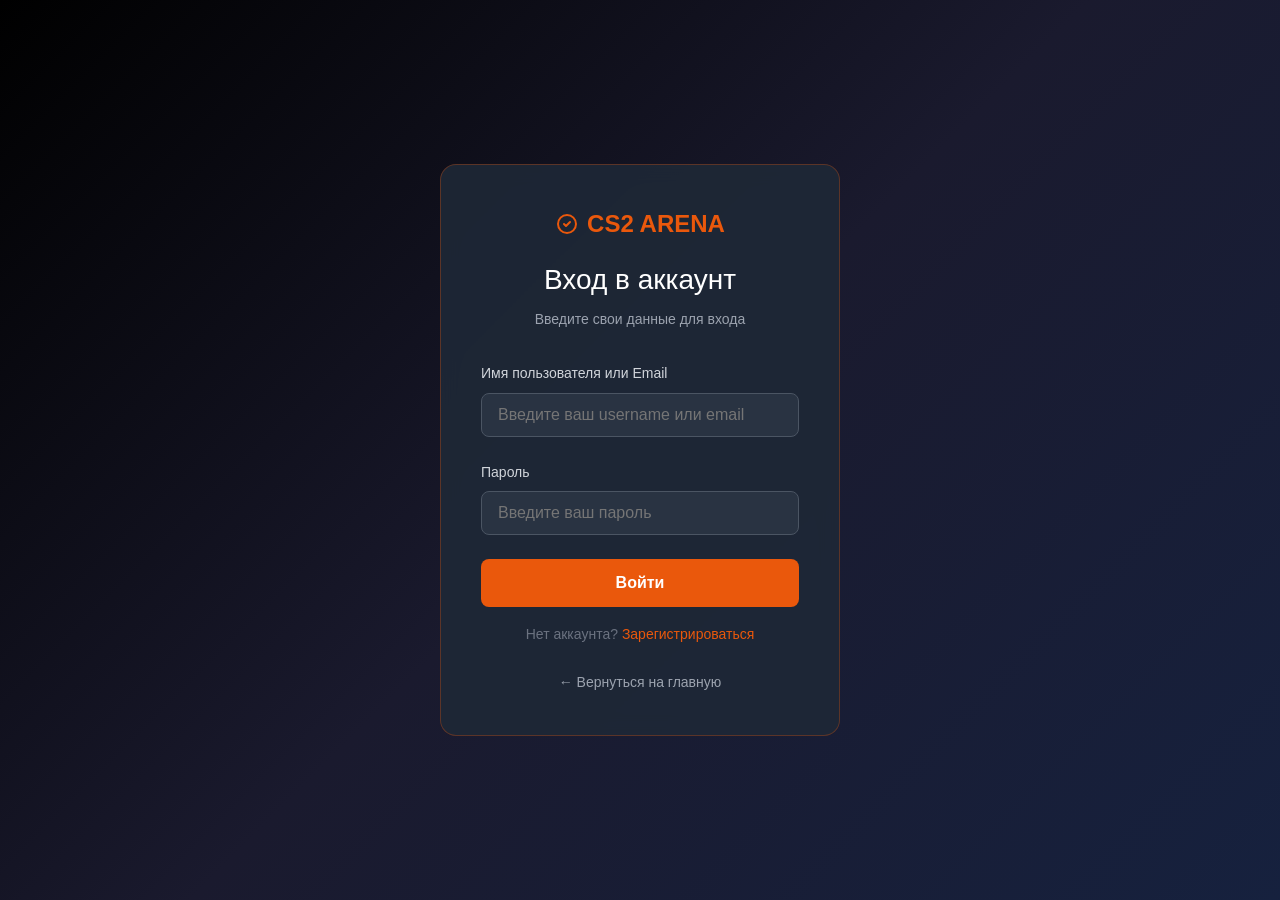
<file: cart.html>
<!DOCTYPE html>
<html lang="ru">
<head>
    <meta charset="UTF-8">
    <meta name="viewport" content="width=device-width, initial-scale=1.0">
    <title>Корзина - CS2 Arena</title>
    <link rel="stylesheet" href="styles.css">
    <style>
        .cart-container { min-height: 100vh; background: linear-gradient(135deg, #000000 0%, #1a1a2e 50%, #16213e 100%); padding: 2rem; }
        .cart-wrapper { max-width: 1200px; margin: 0 auto; }
        .cart-header { margin-bottom: 2rem; }
        .cart-header h1 { color: white; font-size: 2rem; }
        .cart-header p { color: #9ca3af; }
        .cart-grid { display: grid; grid-template-columns: 1fr 350px; gap: 2rem; }
        .cart-items { background: rgba(31, 41, 55, 0.5); border-radius: 1rem; border: 1px solid #374151; overflow: hidden; }
        .cart-item { display: flex; align-items: center; gap: 1rem; padding: 1rem; border-bottom: 1px solid #374151; }
        .cart-item-image { width: 80px; height: 80px; background: #1f2937; border-radius: 0.5rem; overflow: hidden; }
        .cart-item-image img { width: 100%; height: 100%; object-fit: cover; }
        .cart-item-info { flex: 1; }
        .cart-item-title { color: white; font-weight: 600; }
        .cart-item-quality { color: #9ca3af; font-size: 0.875rem; }
        .cart-item-price { color: #ea580c; font-weight: 700; }
        .cart-item-actions { display: flex; align-items: center; gap: 0.5rem; }
        .quantity-btn { background: #374151; border: none; color: white; width: 30px; height: 30px; border-radius: 0.375rem; cursor: pointer; }
        .quantity-btn:hover { background: #ea580c; }
        .quantity-input { width: 50px; text-align: center; background: #1f2937; border: 1px solid #4b5563; color: white; padding: 0.25rem; border-radius: 0.375rem; }
        .remove-item { background: none; border: none; color: #dc2626; cursor: pointer; font-size: 1.25rem; padding: 0.5rem; }
        .cart-summary { background: rgba(31, 41, 55, 0.5); border-radius: 1rem; border: 1px solid #374151; padding: 1.5rem; position: sticky; top: 100px; }
        .summary-title { color: white; font-size: 1.25rem; margin-bottom: 1rem; padding-bottom: 0.5rem; border-bottom: 1px solid #374151; }
        .summary-row { display: flex; justify-content: space-between; margin-bottom: 0.75rem; color: #d1d5db; }
        .summary-total { display: flex; justify-content: space-between; margin-top: 1rem; padding-top: 1rem; border-top: 1px solid #374151; color: white; font-size: 1.25rem; font-weight: 700; }
        .total-price { color: #ea580c; }
        .checkout-btn { width: 100%; background: #ea580c; color: white; padding: 0.75rem; border: none; border-radius: 0.5rem; font-size: 1rem; font-weight: 600; cursor: pointer; margin-top: 1rem; }
        .checkout-btn:hover { background: #c2410c; }
        .empty-cart { text-align: center; padding: 3rem; background: rgba(31, 41, 55, 0.5); border-radius: 1rem; }
        .empty-cart svg { width: 80px; height: 80px; color: #4b5563; margin-bottom: 1rem; }
        .user-menu { display: flex; align-items: center; gap: 0.5rem; }
        .btn-profile { background: rgba(234, 88, 12, 0.2); color: #ea580c; padding: 0.5rem 1rem; border-radius: 0.375rem; text-decoration: none; }
        .btn-logout { background: rgba(220, 38, 38, 0.2); color: #fca5a5; padding: 0.5rem 1rem; border-radius: 0.375rem; border: none; cursor: pointer; }
        @media (max-width: 768px) { .cart-grid { grid-template-columns: 1fr; } .cart-item { flex-direction: column; text-align: center; } .cart-item-actions { justify-content: center; } }
        @media (max-width: 1024px) { nav { display: none; position: absolute; top: 100%; left: 0; right: 0; background: #000000; flex-direction: column; padding: 1rem; gap: 1rem; border-top: 1px solid #ea580c; z-index: 100; } nav.show { display: flex; } .mobile-menu-button { display: block; } }
        @media (min-width: 1025px) { .mobile-menu-button { display: none; } }
    </style>
</head>
<body>
    <header>
        <div class="container">
            <div class="header-content">
                <a href="index.html" class="logo"><svg class="logo-icon" fill="none" stroke="currentColor" viewBox="0 0 24 24"><path stroke-linecap="round" stroke-linejoin="round" stroke-width="2" d="M9 12l2 2 4-4m6 2a9 9 0 11-18 0 9 9 0 0118 0z"></path></svg><span>CS2 ARENA</span></a>
                <nav>
                    <button onclick="window.location.href='index.html'">Главная</button>
                    <button onclick="window.location.href='catalog.html'">Магазин</button>
                    <button onclick="window.location.href='index.html#tournaments'">Турниры</button>
                    <button onclick="window.location.href='index.html#news'">Новости</button>
                    <button onclick="window.location.href='teams.html'">Команды</button>
                    <button onclick="window.location.href='matches.html'">Матчи</button>
                    <button onclick="window.location.href='teams-ranking.html'">Рейтинг</button>
                </nav>
                <div class="auth-buttons" id="authButtons"><a href="login.html" class="btn-login">Вход</a><a href="register.html" class="btn-register">Регистрация</a></div>
                <div class="user-menu" id="userMenu" style="display: none;">
                    <a href="profile.html" class="btn-profile"><span id="userNameDisplay"></span></a>
                    <button class="btn-logout" onclick="logout()">Выйти</button>
                </div>
                <button class="mobile-menu-button" onclick="toggleMobileMenu()"><svg width="24" height="24" fill="none" stroke="currentColor" viewBox="0 0 24 24"><path stroke-linecap="round" stroke-linejoin="round" stroke-width="2" d="M4 6h16M4 12h16M4 18h16"></path></svg></button>
            </div>
        </div>
    </header>

    <div class="cart-container"><div class="cart-wrapper"><div class="cart-header"><h1>🛒 Корзина</h1><p>Ваши выбранные товары</p></div><div id="cartContent"></div></div></div>

    <footer><div class="container"><div class="footer-grid"><div class="footer-section"><div style="display: flex; align-items: center; gap: 0.5rem; margin-bottom: 1rem;"><svg style="width: 1.5rem; height: 1.5rem; color: #ea580c;" fill="none" stroke="currentColor" viewBox="0 0 24 24"><path stroke-linecap="round" stroke-linejoin="round" stroke-width="2" d="M9 12l2 2 4-4m6 2a9 9 0 11-18 0 9 9 0 0118 0z"></path></svg><span style="color: white;">CS2 ARENA</span></div><p class="footer-description">Ваш главный источник информации о турнирах и новостях Counter-Strike 2</p></div><div class="footer-section"><h4>Разделы</h4><ul class="footer-links"><li><a href="index.html">Главная</a></li><li><a href="catalog.html">Магазин</a></li><li><a href="teams.html">Команды</a></li><li><a href="matches.html">Матчи</a></li></ul></div><div class="footer-section"><h4>Аккаунт</h4><ul class="footer-links"><li><a href="login.html">Вход</a></li><li><a href="register.html">Регистрация</a></li><li><a href="profile.html">Личный кабинет</a></li></ul></div></div><div class="footer-bottom"><p>&copy; 2025 CS2 Arena. Все права защищены.</p></div></div></footer>

    <script>
        function checkAuth() {
            const currentUser = localStorage.getItem('cs2_currentUser');
            const authButtons = document.getElementById('authButtons');
            const userMenu = document.getElementById('userMenu');
            const userNameDisplay = document.getElementById('userNameDisplay');
            if (currentUser) {
                const user = JSON.parse(currentUser);
                if (authButtons) authButtons.style.display = 'none';
                if (userMenu) userMenu.style.display = 'flex';
                if (userNameDisplay) userNameDisplay.textContent = user.username;
            } else {
                if (authButtons) authButtons.style.display = 'flex';
                if (userMenu) userMenu.style.display = 'none';
                window.location.href = 'login.html';
            }
        }
        function logout() { localStorage.removeItem('cs2_currentUser'); localStorage.removeItem('cs2_rememberMe'); window.location.href = 'index.html'; }
        function toggleMobileMenu() { const nav = document.querySelector('nav'); if (nav) nav.classList.toggle('show'); }
        function getCart() { const currentUser = localStorage.getItem('cs2_currentUser'); if (!currentUser) return []; const user = JSON.parse(currentUser); return JSON.parse(localStorage.getItem(`cs2_cart_${user.id}`) || '[]'); }
        function saveCart(cart) { const currentUser = localStorage.getItem('cs2_currentUser'); if (!currentUser) return; const user = JSON.parse(currentUser); localStorage.setItem(`cs2_cart_${user.id}`, JSON.stringify(cart)); }
        function updateQuantity(itemId, newQuantity) { let cart = getCart(); const itemIndex = cart.findIndex(i => i.id === itemId); if (itemIndex !== -1) { if (newQuantity <= 0) cart.splice(itemIndex, 1); else cart[itemIndex].quantity = newQuantity; saveCart(cart); renderCart(); } }
        function removeItem(itemId) { let cart = getCart(); cart = cart.filter(i => i.id !== itemId); saveCart(cart); renderCart(); }
        function getTotalPrice() { const cart = getCart(); return cart.reduce((total, item) => total + (parseFloat(item.price.replace('$', '')) * item.quantity), 0); }
        function checkout() {
            const currentUser = localStorage.getItem('cs2_currentUser'); if (!currentUser) { alert('Войдите в аккаунт'); window.location.href = 'login.html'; return; }
            const cart = getCart(); if (cart.length === 0) { alert('Корзина пуста'); return; }
            const user = JSON.parse(currentUser); const total = getTotalPrice();
            const order = { id: Date.now(), userId: user.id, userName: user.username, date: new Date().toISOString(), items: [...cart], total: total, status: 'pending', statusText: 'Ожидает подтверждения' };
            const ordersKey = `cs2_orders_${user.id}`;
            const existingOrders = JSON.parse(localStorage.getItem(ordersKey) || '[]');
            existingOrders.unshift(order);
            localStorage.setItem(ordersKey, JSON.stringify(existingOrders));
            localStorage.setItem(`cs2_cart_${user.id}`, JSON.stringify([]));
            alert(`✅ Заказ оформлен!\nНомер: ${order.id}\nСумма: $${total.toFixed(2)}`);
            renderCart();
            window.location.href = 'profile.html?tab=orders';
        }
        function renderCart() {
            const cart = getCart(); const container = document.getElementById('cartContent');
            if (!container) return;
            if (cart.length === 0) { container.innerHTML = `<div class="empty-cart"><svg fill="none" stroke="currentColor" viewBox="0 0 24 24"><path stroke-linecap="round" stroke-linejoin="round" stroke-width="1.5" d="M16 11V7a4 4 0 00-8 0v4M5 9h14l1 12H4L5 9z"></path></svg><h3>Корзина пуста</h3><p>Добавьте товары в корзину</p><a href="catalog.html" class="btn-primary">Перейти в магазин</a></div>`; return; }
            const total = getTotalPrice();
            container.innerHTML = `<div class="cart-grid"><div class="cart-items">${cart.map(item => `<div class="cart-item"><div class="cart-item-image"><img src="${item.image}" alt="${item.name}"></div><div class="cart-item-info"><div class="cart-item-title">${item.name}</div><div class="cart-item-quality">${item.quality}</div><div class="cart-item-price">${item.price}</div></div><div class="cart-item-actions"><button class="quantity-btn" onclick="updateQuantity(${item.id}, ${item.quantity - 1})">-</button><input type="text" class="quantity-input" value="${item.quantity}" readonly><button class="quantity-btn" onclick="updateQuantity(${item.id}, ${item.quantity + 1})">+</button><button class="remove-item" onclick="removeItem(${item.id})">🗑️</button></div></div>`).join('')}</div><div class="cart-summary"><div class="summary-title">Итого</div><div class="summary-row"><span>Товары (${cart.reduce((sum, i) => sum + i.quantity, 0)} шт.)</span><span>$${total.toFixed(2)}</span></div><div class="summary-row"><span>Доставка</span><span>Бесплатно</span></div><div class="summary-total"><span>К оплате</span><span class="total-price">$${total.toFixed(2)}</span></div><button class="checkout-btn" onclick="checkout()">Оформить заказ</button></div></div>`;
        }
        checkAuth(); renderCart();
    </script>
</body>
</html>
</file>
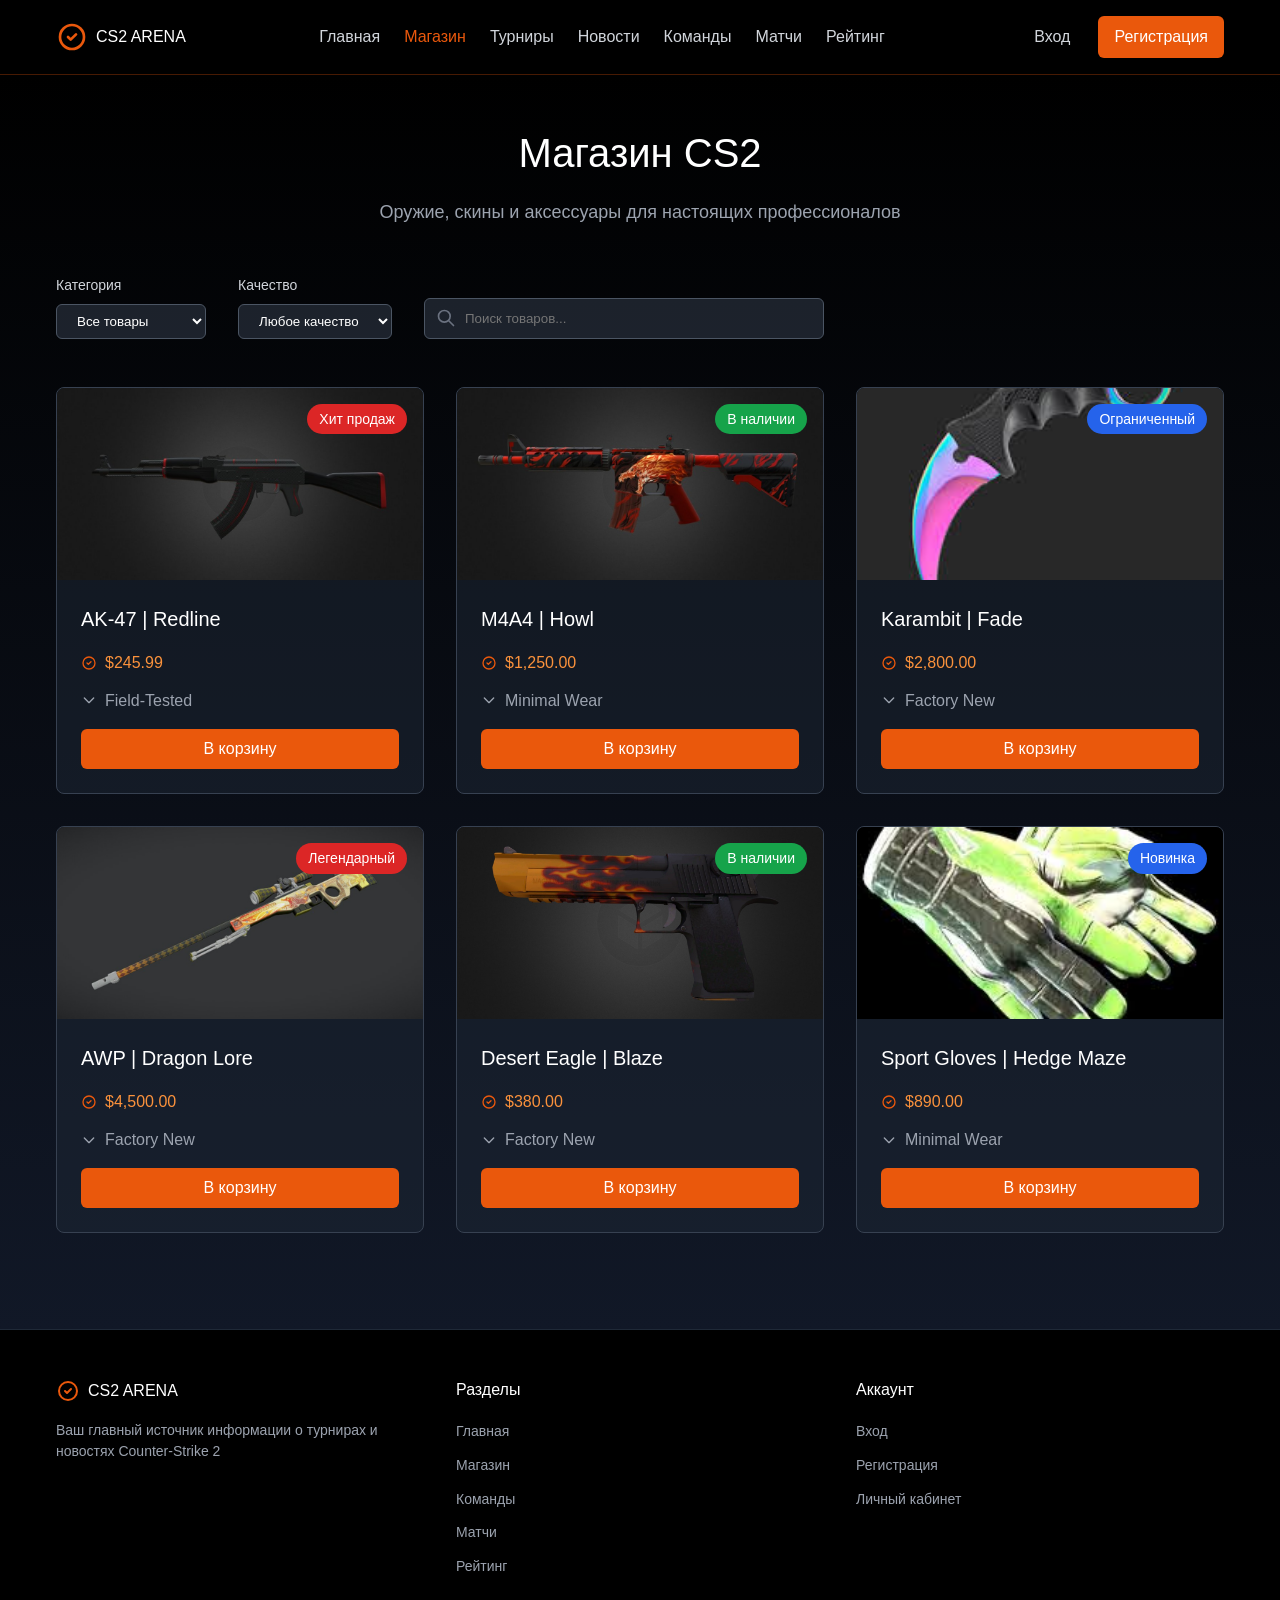
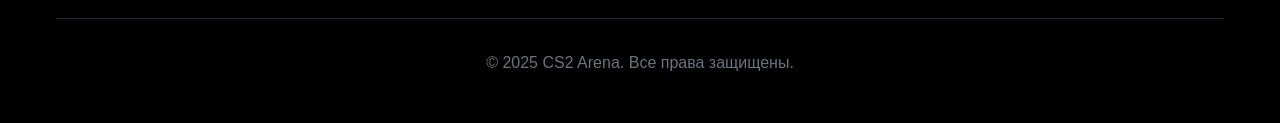
<file: catalog.html>
<!DOCTYPE html>
<html lang="ru">
<head>
    <meta charset="UTF-8">
    <meta name="viewport" content="width=device-width, initial-scale=1.0">
    <title>Каталог товаров - CS2 Arena</title>
    <link rel="stylesheet" href="styles.css">
    <style>
        .user-menu { display: flex; align-items: center; gap: 0.5rem; }
        .btn-profile { background: rgba(234, 88, 12, 0.2); color: #ea580c; padding: 0.5rem 1rem; border-radius: 0.375rem; text-decoration: none; }
        .btn-logout { background: rgba(220, 38, 38, 0.2); color: #fca5a5; padding: 0.5rem 1rem; border-radius: 0.375rem; border: none; cursor: pointer; }
        .cart-icon-header { position: relative; margin-right: 0.5rem; color: #d1d5db; }
        .cart-count { position: absolute; top: -10px; right: -12px; background: #ea580c; color: white; font-size: 0.7rem; padding: 2px 6px; border-radius: 50%; }
        .notification { position: fixed; bottom: 20px; right: 20px; background: #10b981; color: white; padding: 1rem 1.5rem; border-radius: 0.5rem; z-index: 1000; }
        @media (max-width: 1024px) { nav { display: none; position: absolute; top: 100%; left: 0; right: 0; background: #000000; flex-direction: column; padding: 1rem; gap: 1rem; border-top: 1px solid #ea580c; z-index: 100; } nav.show { display: flex; } .mobile-menu-button { display: block; } }
        @media (min-width: 1025px) { .mobile-menu-button { display: none; } }
        .filter-section { display: flex; gap: 2rem; margin-bottom: 3rem; flex-wrap: wrap; align-items: flex-end; }
        .filter-group { display: flex; flex-direction: column; gap: 0.5rem; }
        .filter-group label { color: #d1d5db; font-size: 0.875rem; }
        .filter-group select { padding: 0.5rem 1rem; background: rgba(55, 65, 81, 0.5); border: 1px solid #4b5563; border-radius: 0.375rem; color: white; min-width: 150px; cursor: pointer; }
        .filter-group select option { background: #1f2937; }
        .search-box { position: relative; flex: 1; max-width: 400px; }
        .search-box svg { position: absolute; left: 0.75rem; top: 50%; transform: translateY(-50%); color: #6b7280; }
        .search-box input { width: 100%; padding: 0.75rem 1rem 0.75rem 2.5rem; background: rgba(55, 65, 81, 0.5); border: 1px solid #4b5563; border-radius: 0.375rem; color: white; }
        .search-box input:focus { outline: none; border-color: #ea580c; }
        .pagination { display: flex; justify-content: center; align-items: center; gap: 1rem; margin-top: 3rem; flex-wrap: wrap; }
        .no-products { text-align: center; padding: 3rem; color: #9ca3af; grid-column: 1/-1; }
    </style>
</head>
<body>
    <header>
        <div class="container">
            <div class="header-content">
                <a href="index.html" class="logo"><svg class="logo-icon" fill="none" stroke="currentColor" viewBox="0 0 24 24"><path stroke-linecap="round" stroke-linejoin="round" stroke-width="2" d="M9 12l2 2 4-4m6 2a9 9 0 11-18 0 9 9 0 0118 0z"></path></svg><span>CS2 ARENA</span></a>
                <nav>
                    <button onclick="window.location.href='index.html'">Главная</button>
                    <button class="active">Магазин</button>
                    <button onclick="window.location.href='index.html#tournaments'">Турниры</button>
                    <button onclick="window.location.href='index.html#news'">Новости</button>
                    <button onclick="window.location.href='teams.html'">Команды</button>
                    <button onclick="window.location.href='matches.html'">Матчи</button>
                    <button onclick="window.location.href='teams-ranking.html'">Рейтинг</button>
                </nav>
                <div class="auth-buttons" id="authButtons"><a href="login.html" class="btn-login">Вход</a><a href="register.html" class="btn-register">Регистрация</a></div>
                <div class="user-menu" id="userMenu" style="display: none;">
                    <a href="cart.html" class="cart-icon-header"><svg width="22" height="22" fill="none" stroke="currentColor" viewBox="0 0 24 24"><path stroke-linecap="round" stroke-linejoin="round" stroke-width="2" d="M16 11V7a4 4 0 00-8 0v4M5 9h14l1 12H4L5 9z"></path></svg><span id="cartCount" class="cart-count">0</span></a>
                    <a href="profile.html" class="btn-profile"><span id="userNameDisplay"></span></a>
                    <button class="btn-logout" onclick="logout()">Выйти</button>
                </div>
                <button class="mobile-menu-button" onclick="toggleMobileMenu()"><svg width="24" height="24" fill="none" stroke="currentColor" viewBox="0 0 24 24"><path stroke-linecap="round" stroke-linejoin="round" stroke-width="2" d="M4 6h16M4 12h16M4 18h16"></path></svg></button>
            </div>
        </div>
    </header>

    <section class="tournaments" style="padding: 3rem 0;">
        <div class="container">
            <div class="section-header"><h2 class="section-title">Магазин CS2</h2><p class="section-description">Оружие, скины и аксессуары для настоящих профессионалов</p></div>

            <!-- ФИЛЬТРЫ И ПОИСК - ВОССТАНОВЛЕНЫ -->
            <div class="filter-section">
                <div class="filter-group">
                    <label>Категория</label>
                    <select id="categoryFilter" onchange="applyFilters()">
                        <option value="all">Все товары</option>
                        <option value="weapon">Оружие</option>
                        <option value="knife">Ножи</option>
                        <option value="gloves">Перчатки</option>
                    </select>
                </div>
                <div class="filter-group">
                    <label>Качество</label>
                    <select id="qualityFilter" onchange="applyFilters()">
                        <option value="all">Любое качество</option>
                        <option value="factory_new">Factory New</option>
                        <option value="minimal_wear">Minimal Wear</option>
                        <option value="field_tested">Field-Tested</option>
                    </select>
                </div>
                <div class="search-box">
                    <svg width="20" height="20" fill="none" stroke="currentColor" viewBox="0 0 24 24"><path stroke-linecap="round" stroke-linejoin="round" stroke-width="2" d="M21 21l-6-6m2-5a7 7 0 11-14 0 7 7 0 0114 0z"></path></svg>
                    <input type="text" id="searchInput" placeholder="Поиск товаров..." onkeyup="applyFilters()">
                </div>
            </div>

            <!-- РЕЗУЛЬТАТЫ ФИЛЬТРАЦИИ -->
            <div id="filterResult" style="margin-bottom: 1rem; color: #9ca3af; font-size: 0.875rem;"></div>

            <!-- СЕТКА ТОВАРОВ -->
            <div id="productsGrid" class="tournaments-grid"></div>

            <!-- ПАГИНАЦИЯ -->
            <div id="pagination" class="pagination"></div>
        </div>
    </section>

    <footer>
        <div class="container">
            <div class="footer-grid">
                <div class="footer-section"><div style="display: flex; align-items: center; gap: 0.5rem; margin-bottom: 1rem;"><svg style="width: 1.5rem; height: 1.5rem; color: #ea580c;" fill="none" stroke="currentColor" viewBox="0 0 24 24"><path stroke-linecap="round" stroke-linejoin="round" stroke-width="2" d="M9 12l2 2 4-4m6 2a9 9 0 11-18 0 9 9 0 0118 0z"></path></svg><span style="color: white;">CS2 ARENA</span></div><p class="footer-description">Ваш главный источник информации о турнирах и новостях Counter-Strike 2</p></div>
                <div class="footer-section"><h4>Разделы</h4><ul class="footer-links"><li><a href="index.html">Главная</a></li><li><a href="catalog.html">Магазин</a></li><li><a href="teams.html">Команды</a></li><li><a href="matches.html">Матчи</a></li><li><a href="teams-ranking.html">Рейтинг</a></li></ul></div>
                <div class="footer-section"><h4>Аккаунт</h4><ul class="footer-links"><li><a href="login.html">Вход</a></li><li><a href="register.html">Регистрация</a></li><li><a href="profile.html">Личный кабинет</a></li></ul></div>
            </div>
            <div class="footer-bottom"><p>&copy; 2025 CS2 Arena. Все права защищены.</p></div>
        </div>
    </footer>

    <script>
        const products = [
            { id: 1, name: 'AK-47 | Redline', price: '$245.99', quality: 'field_tested', category: 'weapon', image: 'img/ak47-redline.jpg', status: 'Хит продаж', statusClass: 'status-live' },
            { id: 2, name: 'M4A4 | Howl', price: '$1,250.00', quality: 'minimal_wear', category: 'weapon', image: 'img/m4a4-howl.jpg', status: 'В наличии', statusClass: 'status-open' },
            { id: 3, name: 'Karambit | Fade', price: '$2,800.00', quality: 'factory_new', category: 'knife', image: 'img/karambit-fade.jpg', status: 'Ограниченный', statusClass: 'status-upcoming' },
            { id: 4, name: 'AWP | Dragon Lore', price: '$4,500.00', quality: 'factory_new', category: 'weapon', image: 'img/awp-dragon-lore.jpg', status: 'Легендарный', statusClass: 'status-live' },
            { id: 5, name: 'Desert Eagle | Blaze', price: '$380.00', quality: 'factory_new', category: 'weapon', image: 'img/desert-eagle-blaze.jpg', status: 'В наличии', statusClass: 'status-open' },
            { id: 6, name: 'Sport Gloves | Hedge Maze', price: '$890.00', quality: 'minimal_wear', category: 'gloves', image: 'img/sport-gloves.jpg', status: 'Новинка', statusClass: 'status-upcoming' }
        ];

        let filteredProducts = [...products];
        let currentPage = 1;
        const itemsPerPage = 6;

        function applyFilters() {
            const category = document.getElementById('categoryFilter').value;
            const quality = document.getElementById('qualityFilter').value;
            const search = document.getElementById('searchInput').value.toLowerCase();
            
            filteredProducts = products.filter(product => {
                let match = true;
                if (category !== 'all' && product.category !== category) match = false;
                if (quality !== 'all' && product.quality !== quality) match = false;
                if (search && !product.name.toLowerCase().includes(search)) match = false;
                return match;
            });
            
            currentPage = 1;
            renderProducts();
            renderPagination();
            
            // Показываем результат фильтрации
            const filterInfo = [];
            if (category !== 'all') filterInfo.push(`Категория: ${category}`);
            if (quality !== 'all') filterInfo.push(`Качество: ${quality}`);
            if (search) filterInfo.push(`Поиск: "${search}"`);
            
            const resultDiv = document.getElementById('filterResult');
            if (filterInfo.length > 0) {
                resultDiv.innerHTML = `🔍 Найдено товаров: ${filteredProducts.length} (${filterInfo.join(', ')})`;
            } else {
                resultDiv.innerHTML = `📦 Всего товаров: ${filteredProducts.length}`;
            }
        }

        function renderProducts() {
            const start = (currentPage - 1) * itemsPerPage;
            const end = start + itemsPerPage;
            const pageProducts = filteredProducts.slice(start, end);
            
            const grid = document.getElementById('productsGrid');
            if (!grid) return;
            
            if (pageProducts.length === 0) {
                grid.innerHTML = '<div class="no-products">Товары не найдены. Попробуйте изменить фильтры.</div>';
                return;
            }
            
            grid.innerHTML = pageProducts.map(product => `
                <div class="tournament-card">
                    <div class="tournament-image-wrapper">
                        <img src="${product.image}" alt="${product.name}" class="tournament-image">
                        <span class="tournament-status ${product.statusClass}">${product.status}</span>
                    </div>
                    <div class="tournament-content">
                        <h3 class="tournament-title">${product.name}</h3>
                        <div class="tournament-info">
                            <div class="info-item"><svg class="info-icon info-icon-orange" fill="none" stroke="currentColor" viewBox="0 0 24 24"><path stroke-linecap="round" stroke-linejoin="round" stroke-width="2" d="M9 12l2 2 4-4m6 2a9 9 0 11-18 0 9 9 0 0118 0z"></path></svg><span class="prize-amount">${product.price}</span></div>
                            <div class="info-item"><svg class="info-icon" fill="none" stroke="currentColor" viewBox="0 0 24 24"><path stroke-linecap="round" stroke-linejoin="round" stroke-width="2" d="M19 9l-7 7-7-7"></path></svg><span>${getQualityName(product.quality)}</span></div>
                        </div>
                        <button class="tournament-button" onclick="addToCart(${product.id}, '${product.name}', '${product.price}', '${getQualityName(product.quality)}', '${product.image}')">В корзину</button>
                    </div>
                </div>
            `).join('');
        }

        function renderPagination() {
            const totalPages = Math.ceil(filteredProducts.length / itemsPerPage);
            const paginationDiv = document.getElementById('pagination');
            if (!paginationDiv) return;
            
            if (totalPages <= 1) {
                paginationDiv.innerHTML = '';
                return;
            }
            
            let paginationHtml = `
                <button class="btn-secondary" style="padding: 0.5rem 1rem;" onclick="changePage(${currentPage - 1})" ${currentPage === 1 ? 'disabled style="opacity:0.5;cursor:not-allowed"' : ''}>Назад</button>
                <div style="display: flex; gap: 0.5rem;">
            `;
            
            for (let i = 1; i <= totalPages; i++) {
                paginationHtml += `<button class="${i === currentPage ? 'btn-primary' : 'btn-secondary'}" style="padding: 0.5rem 1rem;" onclick="changePage(${i})">${i}</button>`;
            }
            
            paginationHtml += `
                </div>
                <button class="btn-secondary" style="padding: 0.5rem 1rem;" onclick="changePage(${currentPage + 1})" ${currentPage === totalPages ? 'disabled style="opacity:0.5;cursor:not-allowed"' : ''}>Вперед</button>
            `;
            
            paginationDiv.innerHTML = paginationHtml;
        }

        function changePage(page) {
            const totalPages = Math.ceil(filteredProducts.length / itemsPerPage);
            if (page >= 1 && page <= totalPages) {
                currentPage = page;
                renderProducts();
                renderPagination();
                window.scrollTo({ top: 0, behavior: 'smooth' });
            }
        }

        function getQualityName(quality) {
            const qualities = { 'factory_new': 'Factory New', 'minimal_wear': 'Minimal Wear', 'field_tested': 'Field-Tested' };
            return qualities[quality] || quality;
        }

        function addToCart(id, name, price, quality, image) {
            const currentUser = localStorage.getItem('cs2_currentUser');
            if (!currentUser) { if (confirm('Для добавления товаров в корзину необходимо войти в аккаунт. Перейти на страницу входа?')) { window.location.href = 'login.html'; } return; }
            const user = JSON.parse(currentUser);
            const cartKey = `cs2_cart_${user.id}`;
            let cart = JSON.parse(localStorage.getItem(cartKey) || '[]');
            const existingItem = cart.find(item => item.id === id);
            if (existingItem) { existingItem.quantity++; } else { cart.push({ id: id, name: name, price: price, quality: quality, image: image, quantity: 1 }); }
            localStorage.setItem(cartKey, JSON.stringify(cart));
            const notification = document.createElement('div'); notification.className = 'notification'; notification.innerHTML = `✅ ${name} добавлен в корзину!`; document.body.appendChild(notification); setTimeout(() => notification.remove(), 2000);
            updateCartCount();
        }

        function updateCartCount() {
            const currentUser = localStorage.getItem('cs2_currentUser');
            if (!currentUser) return;
            const user = JSON.parse(currentUser);
            const cart = JSON.parse(localStorage.getItem(`cs2_cart_${user.id}`) || '[]');
            const count = cart.reduce((sum, item) => sum + item.quantity, 0);
            const cartCountElement = document.getElementById('cartCount');
            if (cartCountElement) { cartCountElement.textContent = count; cartCountElement.style.display = count > 0 ? 'inline-block' : 'none'; }
        }

        function checkAuth() {
            const currentUser = localStorage.getItem('cs2_currentUser');
            const authButtons = document.getElementById('authButtons');
            const userMenu = document.getElementById('userMenu');
            const userNameDisplay = document.getElementById('userNameDisplay');
            if (currentUser) {
                const user = JSON.parse(currentUser);
                if (authButtons) authButtons.style.display = 'none';
                if (userMenu) userMenu.style.display = 'flex';
                if (userNameDisplay) userNameDisplay.textContent = user.username;
                updateCartCount();
            } else {
                if (authButtons) authButtons.style.display = 'flex';
                if (userMenu) userMenu.style.display = 'none';
            }
        }

        function logout() { localStorage.removeItem('cs2_currentUser'); localStorage.removeItem('cs2_rememberMe'); window.location.href = 'index.html'; }
        function toggleMobileMenu() { const nav = document.querySelector('nav'); if (nav) nav.classList.toggle('show'); }

        renderProducts();
        renderPagination();
        checkAuth();
    </script>
</body>
</html>
</file>
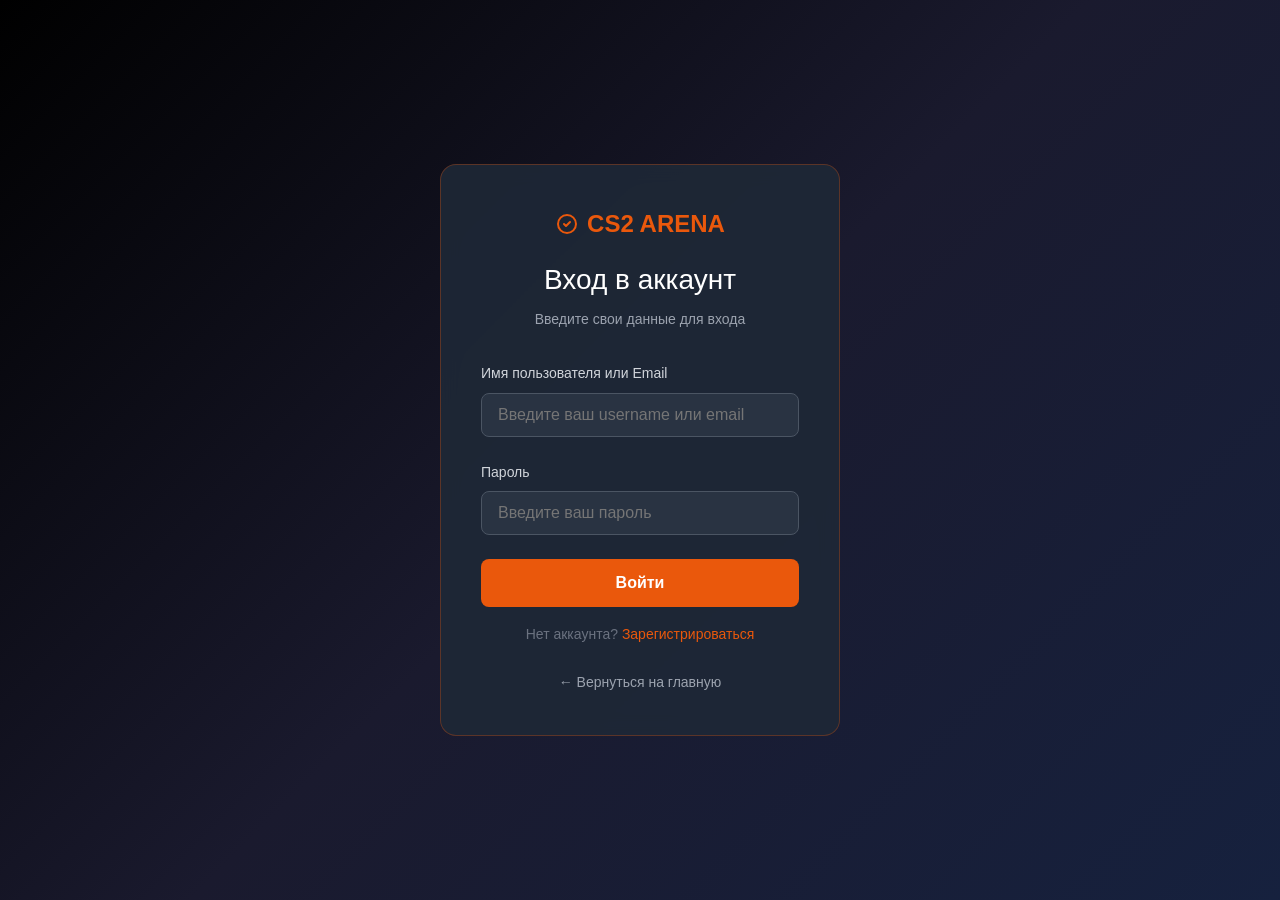
<file: login.html>
<!DOCTYPE html>
<html lang="ru">
<head>
    <meta charset="UTF-8">
    <meta name="viewport" content="width=device-width, initial-scale=1.0">
    <title>Вход - CS2 Arena</title>
    <link rel="stylesheet" href="styles.css">
    <style>
        .auth-container {
            min-height: 100vh;
            background: linear-gradient(135deg, #000000 0%, #1a1a2e 50%, #16213e 100%);
            display: flex;
            align-items: center;
            justify-content: center;
            padding: 2rem;
        }
        .auth-card {
            background: rgba(31, 41, 55, 0.9);
            backdrop-filter: blur(10px);
            border: 1px solid rgba(234, 88, 12, 0.3);
            border-radius: 1rem;
            padding: 2.5rem;
            width: 100%;
            max-width: 400px;
        }
        .auth-header { text-align: center; margin-bottom: 2rem; }
        .auth-logo {
            display: flex;
            align-items: center;
            justify-content: center;
            gap: 0.5rem;
            margin-bottom: 1rem;
            color: #ea580c;
            font-size: 1.5rem;
            font-weight: 600;
        }
        .auth-title { color: white; font-size: 1.75rem; margin-bottom: 0.5rem; }
        .auth-subtitle { color: #9ca3af; font-size: 0.875rem; }
        .form-group { margin-bottom: 1.5rem; }
        .form-label {
            display: block;
            color: #d1d5db;
            margin-bottom: 0.5rem;
            font-size: 0.875rem;
            font-weight: 500;
        }
        .form-input {
            width: 100%;
            padding: 0.75rem 1rem;
            background: rgba(55, 65, 81, 0.5);
            border: 1px solid #4b5563;
            border-radius: 0.5rem;
            color: white;
            font-size: 1rem;
        }
        .form-input:focus { outline: none; border-color: #ea580c; }
        .auth-button {
            width: 100%;
            padding: 0.75rem;
            background: #ea580c;
            color: white;
            border: none;
            border-radius: 0.5rem;
            font-size: 1rem;
            font-weight: 600;
            cursor: pointer;
            margin-bottom: 1rem;
        }
        .auth-button:hover { background: #c2410c; }
        .auth-footer { text-align: center; color: #6b7280; font-size: 0.875rem; }
        .auth-link { color: #ea580c; text-decoration: none; }
        .error-message {
            background: rgba(220, 38, 38, 0.2);
            border: 1px solid #dc2626;
            color: #fca5a5;
            padding: 0.75rem;
            border-radius: 0.5rem;
            margin-bottom: 1rem;
            display: none;
        }
        .back-home { text-align: center; margin-top: 1.5rem; }
        .back-home a { color: #9ca3af; text-decoration: none; font-size: 0.875rem; }
        .back-home a:hover { color: #ea580c; }
    </style>
</head>
<body>
    <div class="auth-container">
        <div class="auth-card">
            <div class="auth-header">
                <div class="auth-logo">
                    <svg width="24" height="24" fill="none" stroke="currentColor" viewBox="0 0 24 24">
                        <path stroke-linecap="round" stroke-linejoin="round" stroke-width="2" d="M9 12l2 2 4-4m6 2a9 9 0 11-18 0 9 9 0 0118 0z"></path>
                    </svg>
                    CS2 ARENA
                </div>
                <h1 class="auth-title">Вход в аккаунт</h1>
                <p class="auth-subtitle">Введите свои данные для входа</p>
            </div>

            <div id="errorMessage" class="error-message"></div>

            <form id="loginForm">
                <div class="form-group">
                    <label class="form-label">Имя пользователя или Email</label>
                    <input type="text" id="loginInput" class="form-input" placeholder="Введите ваш username или email" required>
                </div>
                <div class="form-group">
                    <label class="form-label">Пароль</label>
                    <input type="password" id="passwordInput" class="form-input" placeholder="Введите ваш пароль" required>
                </div>
                <button type="submit" class="auth-button">Войти</button>
                <div class="auth-footer">
                    Нет аккаунта? <a href="register.html" class="auth-link">Зарегистрироваться</a>
                </div>
            </form>
            <div class="back-home">
                <a href="index.html">← Вернуться на главную</a>
            </div>
        </div>
    </div>

    <script>
        document.getElementById('loginForm').addEventListener('submit', function(e) {
            e.preventDefault();
            const loginValue = document.getElementById('loginInput').value.trim();
            const password = document.getElementById('passwordInput').value;
            const errorDiv = document.getElementById('errorMessage');
            
            const users = JSON.parse(localStorage.getItem('cs2_users') || '[]');
            const user = users.find(u => (u.username === loginValue || u.email === loginValue) && u.password === password);
            
            if (user) {
                const currentUser = {
                    id: user.id,
                    username: user.username,
                    email: user.email,
                    firstName: user.firstName,
                    lastName: user.lastName,
                    avatar: user.username.charAt(0).toUpperCase()
                };
                localStorage.setItem('cs2_currentUser', JSON.stringify(currentUser));
                window.location.href = 'index.html';
            } else {
                errorDiv.textContent = 'Неверный логин или пароль';
                errorDiv.style.display = 'block';
                setTimeout(() => { errorDiv.style.display = 'none'; }, 3000);
            }
        });
    </script>
</body>
</html>
</file>
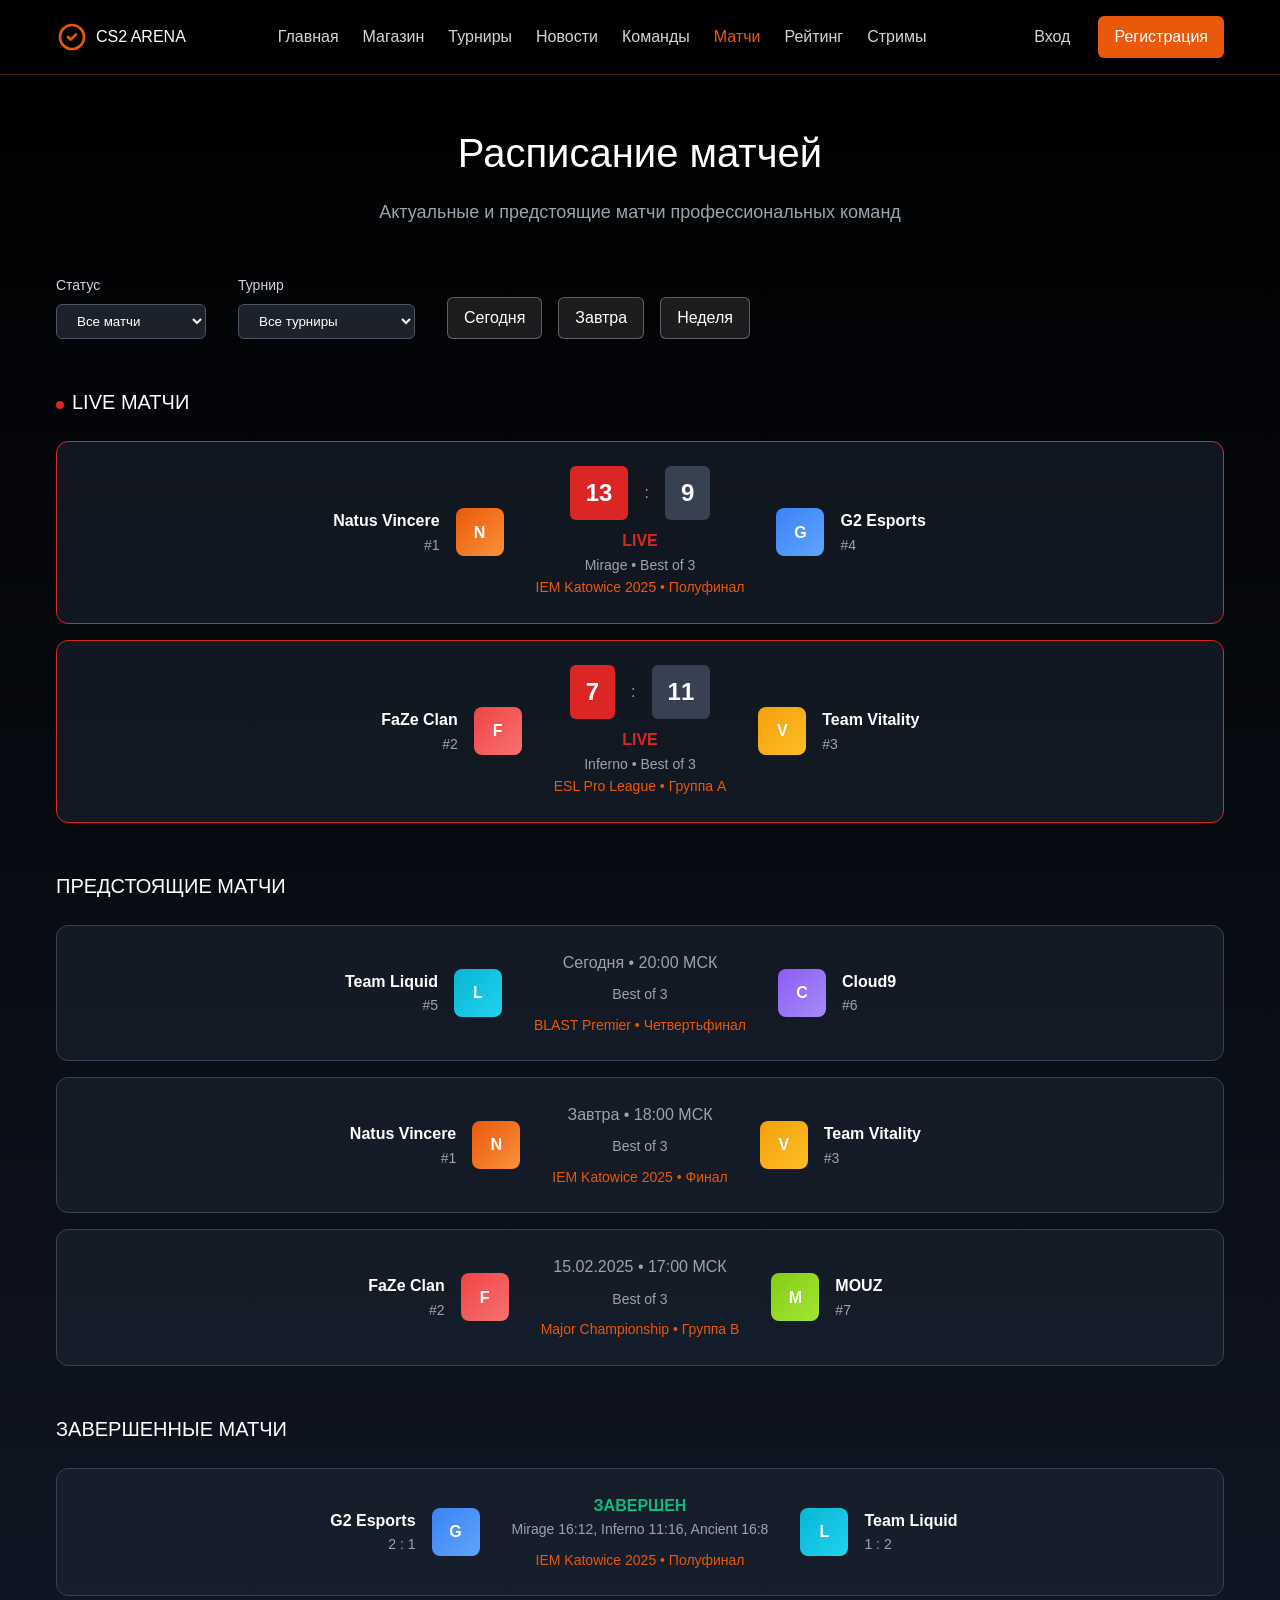
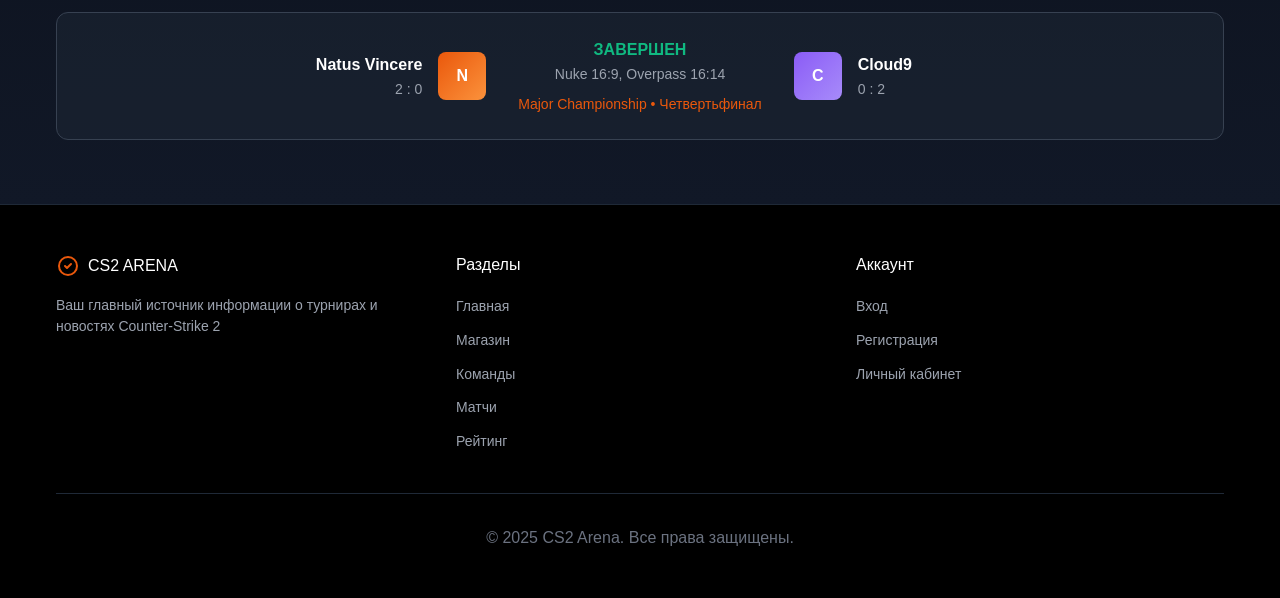
<file: matches.html>
<!DOCTYPE html>
<html lang="ru">
<head>
    <meta charset="UTF-8">
    <meta name="viewport" content="width=device-width, initial-scale=1.0">
    <title>Матчи CS2 - CS2 Arena</title>
    <link rel="stylesheet" href="styles.css">
    <style>
        .user-menu { display: flex; align-items: center; gap: 0.5rem; }
        .btn-profile { background: rgba(234, 88, 12, 0.2); color: #ea580c; padding: 0.5rem 1rem; border-radius: 0.375rem; text-decoration: none; }
        .btn-logout { background: rgba(220, 38, 38, 0.2); color: #fca5a5; padding: 0.5rem 1rem; border-radius: 0.375rem; border: none; cursor: pointer; }
        .cart-icon-header { position: relative; margin-right: 0.5rem; color: #d1d5db; }
        .cart-count { position: absolute; top: -10px; right: -12px; background: #ea580c; color: white; font-size: 0.7rem; padding: 2px 6px; border-radius: 50%; }
        .match-card { background: rgba(31, 41, 55, 0.5); border-radius: 0.75rem; padding: 1.5rem; margin-bottom: 1rem; border: 1px solid #374151; transition: all 0.3s; }
        .match-card:hover { border-color: #ea580c; transform: translateY(-2px); }
        .match-card-live { border: 1px solid #dc2626; }
        .match-grid { display: grid; grid-template-columns: 1fr auto 1fr; gap: 2rem; align-items: center; }
        .team-container { display: flex; align-items: center; gap: 1rem; }
        .team-container-right { display: flex; align-items: center; gap: 1rem; justify-content: flex-end; }
        .team-avatar { width: 3rem; height: 3rem; border-radius: 0.5rem; display: flex; align-items: center; justify-content: center; font-weight: 600; color: white; }
        .match-score { display: flex; align-items: center; gap: 1rem; justify-content: center; margin-bottom: 0.5rem; }
        .score-box { font-size: 1.5rem; font-weight: 700; padding: 0.5rem 1rem; border-radius: 0.375rem; }
        .live-dot { display: inline-block; width: 8px; height: 8px; background: #dc2626; border-radius: 50%; animation: pulse 2s infinite; margin-right: 8px; }
        .empty-matches { text-align: center; padding: 2rem; color: #6b7280; }
        @keyframes pulse { 0%, 100% { opacity: 1; } 50% { opacity: 0.5; } }
        .filter-section { display: flex; gap: 2rem; margin-bottom: 3rem; flex-wrap: wrap; align-items: flex-end; }
        .filter-group { display: flex; flex-direction: column; gap: 0.5rem; }
        .filter-group label { color: #d1d5db; font-size: 0.875rem; }
        .filter-group select { padding: 0.5rem 1rem; background: rgba(55, 65, 81, 0.5); border: 1px solid #4b5563; border-radius: 0.375rem; color: white; min-width: 150px; cursor: pointer; }
        .filter-group select option { background: #1f2937; }
        .date-buttons { display: flex; gap: 1rem; }
        .date-buttons button { padding: 0.5rem 1rem; cursor: pointer; }
        @media (max-width: 1024px) { nav { display: none; position: absolute; top: 100%; left: 0; right: 0; background: #000000; flex-direction: column; padding: 1rem; gap: 1rem; border-top: 1px solid #ea580c; z-index: 100; } nav.show { display: flex; } .mobile-menu-button { display: block; } }
        @media (min-width: 1025px) { .mobile-menu-button { display: none; } }
        @media (max-width: 768px) { .match-grid { grid-template-columns: 1fr; gap: 1rem; text-align: center; } .team-container, .team-container-right { justify-content: center; } .filter-section { flex-direction: column; align-items: stretch; } .date-buttons { flex-wrap: wrap; } }
    </style>
</head>
<body>
    <header>
        <div class="container">
            <div class="header-content">
                <a href="index.html" class="logo"><svg class="logo-icon" fill="none" stroke="currentColor" viewBox="0 0 24 24"><path stroke-linecap="round" stroke-linejoin="round" stroke-width="2" d="M9 12l2 2 4-4m6 2a9 9 0 11-18 0 9 9 0 0118 0z"></path></svg><span>CS2 ARENA</span></a>
                <nav>
                    <button onclick="window.location.href='index.html'">Главная</button>
                    <button onclick="window.location.href='catalog.html'">Магазин</button>
                    <button onclick="window.location.href='index.html#tournaments'">Турниры</button>
                    <button onclick="window.location.href='index.html#news'">Новости</button>
                    <button onclick="window.location.href='teams.html'">Команды</button>
                    <button class="active">Матчи</button>
                    <button onclick="window.location.href='teams-ranking.html'">Рейтинг</button>
                    <button onclick="window.location.href='404.html'">Стримы</button>
                </nav>
                <div class="auth-buttons" id="authButtons"><a href="login.html" class="btn-login">Вход</a><a href="register.html" class="btn-register">Регистрация</a></div>
                <div class="user-menu" id="userMenu" style="display: none;">
                    <a href="cart.html" class="cart-icon-header"><svg width="22" height="22" fill="none" stroke="currentColor" viewBox="0 0 24 24"><path stroke-linecap="round" stroke-linejoin="round" stroke-width="2" d="M16 11V7a4 4 0 00-8 0v4M5 9h14l1 12H4L5 9z"></path></svg><span id="cartCount" class="cart-count">0</span></a>
                    <a href="profile.html" class="btn-profile"><span id="userNameDisplay"></span></a>
                    <button class="btn-logout" onclick="logout()">Выйти</button>
                </div>
                <button class="mobile-menu-button" onclick="toggleMobileMenu()"><svg width="24" height="24" fill="none" stroke="currentColor" viewBox="0 0 24 24"><path stroke-linecap="round" stroke-linejoin="round" stroke-width="2" d="M4 6h16M4 12h16M4 18h16"></path></svg></button>
            </div>
        </div>
    </header>

    <section class="tournaments" style="padding: 3rem 0;">
        <div class="container">
            <div class="section-header"><h2 class="section-title">Расписание матчей</h2><p class="section-description">Актуальные и предстоящие матчи профессиональных команд</p></div>

            <!-- ФИЛЬТРЫ - ВОССТАНОВЛЕНЫ -->
            <div class="filter-section">
                <div class="filter-group">
                    <label>Статус</label>
                    <select id="statusFilter" onchange="applyFilters()">
                        <option value="all">Все матчи</option>
                        <option value="live">Live</option>
                        <option value="upcoming">Предстоящие</option>
                        <option value="completed">Завершенные</option>
                    </select>
                </div>
                <div class="filter-group">
                    <label>Турнир</label>
                    <select id="tournamentFilter" onchange="applyFilters()">
                        <option value="all">Все турниры</option>
                        <option value="iem">IEM Katowice 2025</option>
                        <option value="esl">ESL Pro League</option>
                        <option value="blast">BLAST Premier</option>
                        <option value="major">Major Championship</option>
                    </select>
                </div>
                <div class="date-buttons">
                    <button class="btn-secondary" id="filterToday" onclick="filterByDate('today')">Сегодня</button>
                    <button class="btn-secondary" id="filterTomorrow" onclick="filterByDate('tomorrow')">Завтра</button>
                    <button class="btn-secondary" id="filterWeek" onclick="filterByDate('week')">Неделя</button>
                </div>
            </div>

            <!-- РЕЗУЛЬТАТ ФИЛЬТРАЦИИ -->
            <div id="filterResult" style="margin-bottom: 1rem; color: #9ca3af; font-size: 0.875rem;"></div>

            <!-- LIVE МАТЧИ -->
            <div id="liveMatchesSection" style="margin-bottom: 3rem;">
                <h3 style="color: white; margin-bottom: 1.5rem;"><span class="live-dot"></span>LIVE МАТЧИ</h3>
                <div id="liveMatchesList"></div>
            </div>

            <!-- ПРЕДСТОЯЩИЕ МАТЧИ -->
            <div id="upcomingMatchesSection" style="margin-bottom: 3rem;">
                <h3 style="color: white; margin-bottom: 1.5rem;">ПРЕДСТОЯЩИЕ МАТЧИ</h3>
                <div id="upcomingMatchesList"></div>
            </div>

            <!-- ЗАВЕРШЕННЫЕ МАТЧИ -->
            <div id="completedMatchesSection">
                <h3 style="color: white; margin-bottom: 1.5rem;">ЗАВЕРШЕННЫЕ МАТЧИ</h3>
                <div id="completedMatchesList"></div>
            </div>
        </div>
    </section>

    <footer>
        <div class="container">
            <div class="footer-grid">
                <div class="footer-section"><div style="display: flex; align-items: center; gap: 0.5rem; margin-bottom: 1rem;"><svg style="width: 1.5rem; height: 1.5rem; color: #ea580c;" fill="none" stroke="currentColor" viewBox="0 0 24 24"><path stroke-linecap="round" stroke-linejoin="round" stroke-width="2" d="M9 12l2 2 4-4m6 2a9 9 0 11-18 0 9 9 0 0118 0z"></path></svg><span style="color: white;">CS2 ARENA</span></div><p class="footer-description">Ваш главный источник информации о турнирах и новостях Counter-Strike 2</p></div>
                <div class="footer-section"><h4>Разделы</h4><ul class="footer-links"><li><a href="index.html">Главная</a></li><li><a href="catalog.html">Магазин</a></li><li><a href="teams.html">Команды</a></li><li><a href="matches.html">Матчи</a></li><li><a href="teams-ranking.html">Рейтинг</a></li></ul></div>
                <div class="footer-section"><h4>Аккаунт</h4><ul class="footer-links"><li><a href="login.html">Вход</a></li><li><a href="register.html">Регистрация</a></li><li><a href="profile.html">Личный кабинет</a></li></ul></div>
            </div>
            <div class="footer-bottom"><p>&copy; 2025 CS2 Arena. Все права защищены.</p></div>
        </div>
    </footer>

    <script>
        const matchesData = {
            live: [
                { id:1, team1:'Natus Vincere', team1Code:'N', team1Color:'linear-gradient(135deg,#ea580c,#fb923c)', team1Rank:'#1', team2:'G2 Esports', team2Code:'G', team2Color:'linear-gradient(135deg,#3b82f6,#60a5fa)', team2Rank:'#4', score1:'13', score2:'9', map:'Mirage', tournament:'IEM Katowice 2025', stage:'Полуфинал', tournamentKey:'iem' },
                { id:2, team1:'FaZe Clan', team1Code:'F', team1Color:'linear-gradient(135deg,#ef4444,#f87171)', team1Rank:'#2', team2:'Team Vitality', team2Code:'V', team2Color:'linear-gradient(135deg,#f59e0b,#fbbf24)', team2Rank:'#3', score1:'7', score2:'11', map:'Inferno', tournament:'ESL Pro League', stage:'Группа A', tournamentKey:'esl' }
            ],
            upcoming: [
                { id:3, team1:'Team Liquid', team1Code:'L', team1Color:'linear-gradient(135deg,#06b6d4,#22d3ee)', team1Rank:'#5', team2:'Cloud9', team2Code:'C', team2Color:'linear-gradient(135deg,#8b5cf6,#a78bfa)', team2Rank:'#6', time:'Сегодня • 20:00 МСК', tournament:'BLAST Premier', stage:'Четвертьфинал', tournamentKey:'blast' },
                { id:4, team1:'Natus Vincere', team1Code:'N', team1Color:'linear-gradient(135deg,#ea580c,#fb923c)', team1Rank:'#1', team2:'Team Vitality', team2Code:'V', team2Color:'linear-gradient(135deg,#f59e0b,#fbbf24)', team2Rank:'#3', time:'Завтра • 18:00 МСК', tournament:'IEM Katowice 2025', stage:'Финал', tournamentKey:'iem' },
                { id:5, team1:'FaZe Clan', team1Code:'F', team1Color:'linear-gradient(135deg,#ef4444,#f87171)', team1Rank:'#2', team2:'MOUZ', team2Code:'M', team2Color:'linear-gradient(135deg,#84cc16,#a3e635)', team2Rank:'#7', time:'15.02.2025 • 17:00 МСК', tournament:'Major Championship', stage:'Группа B', tournamentKey:'major' }
            ],
            completed: [
                { id:6, team1:'G2 Esports', team1Code:'G', team1Color:'linear-gradient(135deg,#3b82f6,#60a5fa)', team2:'Team Liquid', team2Code:'L', team2Color:'linear-gradient(135deg,#06b6d4,#22d3ee)', score1:'2', score2:'1', maps:'Mirage 16:12, Inferno 11:16, Ancient 16:8', tournament:'IEM Katowice 2025', stage:'Полуфинал', tournamentKey:'iem' },
                { id:7, team1:'Natus Vincere', team1Code:'N', team1Color:'linear-gradient(135deg,#ea580c,#fb923c)', team2:'Cloud9', team2Code:'C', team2Color:'linear-gradient(135deg,#8b5cf6,#a78bfa)', score1:'2', score2:'0', maps:'Nuke 16:9, Overpass 16:14', tournament:'Major Championship', stage:'Четвертьфинал', tournamentKey:'major' }
            ]
        };

        let currentStatusFilter = 'all';
        let currentTournamentFilter = 'all';
        let currentDateFilter = 'all';

        function applyFilters() {
            currentStatusFilter = document.getElementById('statusFilter').value;
            currentTournamentFilter = document.getElementById('tournamentFilter').value;
            renderMatches();
            updateFilterResult();
        }

        function filterByDate(date) {
            currentDateFilter = date;
            const todayBtn = document.getElementById('filterToday');
            const tomorrowBtn = document.getElementById('filterTomorrow');
            const weekBtn = document.getElementById('filterWeek');
            todayBtn.className = date === 'today' ? 'btn-primary' : 'btn-secondary';
            tomorrowBtn.className = date === 'tomorrow' ? 'btn-primary' : 'btn-secondary';
            weekBtn.className = date === 'week' ? 'btn-primary' : 'btn-secondary';
            renderMatches();
            let message = '';
            switch(date) {
                case 'today': message = '📅 Показаны матчи на сегодня'; break;
                case 'tomorrow': message = '📅 Показаны матчи на завтра'; break;
                case 'week': message = '📅 Показаны матчи на неделю'; break;
            }
            document.getElementById('filterResult').innerHTML = `<span style="color: #10b981;">${message}</span>`;
            setTimeout(() => { document.getElementById('filterResult').innerHTML = ''; }, 3000);
        }

        function updateFilterResult() {
            const filters = [];
            if (currentStatusFilter !== 'all') {
                const statusNames = { live: 'Live', upcoming: 'Предстоящие', completed: 'Завершенные' };
                filters.push(`Статус: ${statusNames[currentStatusFilter]}`);
            }
            if (currentTournamentFilter !== 'all') {
                const tournamentNames = { iem: 'IEM Katowice 2025', esl: 'ESL Pro League', blast: 'BLAST Premier', major: 'Major Championship' };
                filters.push(`Турнир: ${tournamentNames[currentTournamentFilter]}`);
            }
            const resultDiv = document.getElementById('filterResult');
            if (filters.length > 0) {
                resultDiv.innerHTML = `<span style="color: #ea580c;">🔍 Применены фильтры: ${filters.join(', ')}</span>`;
            } else {
                resultDiv.innerHTML = '';
            }
        }

        function filterMatch(match, type) {
            if (currentStatusFilter !== 'all' && type !== currentStatusFilter) return false;
            if (currentTournamentFilter !== 'all' && match.tournamentKey !== currentTournamentFilter) return false;
            return true;
        }

        function renderMatches() {
            const filteredLive = matchesData.live.filter(m => filterMatch(m, 'live'));
            const filteredUpcoming = matchesData.upcoming.filter(m => filterMatch(m, 'upcoming'));
            const filteredCompleted = matchesData.completed.filter(m => filterMatch(m, 'completed'));

            const liveContainer = document.getElementById('liveMatchesList');
            if (liveContainer) {
                if (filteredLive.length === 0) {
                    liveContainer.innerHTML = '<div class="empty-matches">Нет live матчей</div>';
                } else {
                    liveContainer.innerHTML = filteredLive.map(m => `
                        <div class="match-card match-card-live">
                            <div class="match-grid">
                                <div class="team-container-right">
                                    <div style="text-align:right;"><div style="color:white;font-weight:600;">${m.team1}</div><div style="color:#9ca3af;font-size:0.875rem;">${m.team1Rank}</div></div>
                                    <div class="team-avatar" style="background:${m.team1Color}">${m.team1Code}</div>
                                </div>
                                <div style="text-align:center;">
                                    <div class="match-score"><div class="score-box" style="background:#dc2626;">${m.score1}</div><div style="color:#9ca3af;">:</div><div class="score-box" style="background:#374151;">${m.score2}</div></div>
                                    <div style="color:#dc2626;font-weight:600;">LIVE</div>
                                    <div style="color:#9ca3af;font-size:0.875rem;">${m.map} • Best of 3</div>
                                    <div style="color:#ea580c;font-size:0.875rem;">${m.tournament} • ${m.stage}</div>
                                </div>
                                <div class="team-container">
                                    <div class="team-avatar" style="background:${m.team2Color}">${m.team2Code}</div>
                                    <div><div style="color:white;font-weight:600;">${m.team2}</div><div style="color:#9ca3af;font-size:0.875rem;">${m.team2Rank}</div></div>
                                </div>
                            </div>
                        </div>
                    `).join('');
                }
            }

            const upcomingContainer = document.getElementById('upcomingMatchesList');
            if (upcomingContainer) {
                if (filteredUpcoming.length === 0) {
                    upcomingContainer.innerHTML = '<div class="empty-matches">Нет предстоящих матчей</div>';
                } else {
                    upcomingContainer.innerHTML = filteredUpcoming.map(m => `
                        <div class="match-card">
                            <div class="match-grid">
                                <div class="team-container-right">
                                    <div style="text-align:right;"><div style="color:white;font-weight:600;">${m.team1}</div><div style="color:#9ca3af;font-size:0.875rem;">${m.team1Rank}</div></div>
                                    <div class="team-avatar" style="background:${m.team1Color}">${m.team1Code}</div>
                                </div>
                                <div style="text-align:center;">
                                    <div style="color:#9ca3af;margin-bottom:0.5rem;">${m.time}</div>
                                    <div style="color:#9ca3af;font-size:0.875rem;">Best of 3</div>
                                    <div style="color:#ea580c;font-size:0.875rem;margin-top:0.5rem;">${m.tournament} • ${m.stage}</div>
                                </div>
                                <div class="team-container">
                                    <div class="team-avatar" style="background:${m.team2Color}">${m.team2Code}</div>
                                    <div><div style="color:white;font-weight:600;">${m.team2}</div><div style="color:#9ca3af;font-size:0.875rem;">${m.team2Rank}</div></div>
                                </div>
                            </div>
                        </div>
                    `).join('');
                }
            }

            const completedContainer = document.getElementById('completedMatchesList');
            if (completedContainer) {
                if (filteredCompleted.length === 0) {
                    completedContainer.innerHTML = '<div class="empty-matches">Нет завершенных матчей</div>';
                } else {
                    completedContainer.innerHTML = filteredCompleted.map(m => `
                        <div class="match-card">
                            <div class="match-grid">
                                <div class="team-container-right">
                                    <div style="text-align:right;"><div style="color:white;font-weight:600;">${m.team1}</div><div style="color:#9ca3af;font-size:0.875rem;">${m.score1} : ${m.score2}</div></div>
                                    <div class="team-avatar" style="background:${m.team1Color}">${m.team1Code}</div>
                                </div>
                                <div style="text-align:center;">
                                    <div style="color:#10b981;font-weight:600;">ЗАВЕРШЕН</div>
                                    <div style="color:#9ca3af;font-size:0.875rem;">${m.maps}</div>
                                    <div style="color:#ea580c;font-size:0.875rem;margin-top:0.5rem;">${m.tournament} • ${m.stage}</div>
                                </div>
                                <div class="team-container">
                                    <div class="team-avatar" style="background:${m.team2Color}">${m.team2Code}</div>
                                    <div><div style="color:white;font-weight:600;">${m.team2}</div><div style="color:#9ca3af;font-size:0.875rem;">${m.score2} : ${m.score1}</div></div>
                                </div>
                            </div>
                        </div>
                    `).join('');
                }
            }

            // Скрываем секции если нет матчей
            document.getElementById('liveMatchesSection').style.display = currentStatusFilter === 'completed' ? 'none' : 'block';
            document.getElementById('upcomingMatchesSection').style.display = currentStatusFilter === 'completed' || currentStatusFilter === 'live' ? 'none' : 'block';
            document.getElementById('completedMatchesSection').style.display = currentStatusFilter === 'live' || currentStatusFilter === 'upcoming' ? 'none' : 'block';
        }

        function checkAuth() {
            const currentUser = localStorage.getItem('cs2_currentUser');
            const authButtons = document.getElementById('authButtons');
            const userMenu = document.getElementById('userMenu');
            const userNameDisplay = document.getElementById('userNameDisplay');
            const cartCountSpan = document.getElementById('cartCount');
            if (currentUser) {
                const user = JSON.parse(currentUser);
                if (authButtons) authButtons.style.display = 'none';
                if (userMenu) userMenu.style.display = 'flex';
                if (userNameDisplay) userNameDisplay.textContent = user.username;
                const cart = JSON.parse(localStorage.getItem(`cs2_cart_${user.id}`) || '[]');
                const count = cart.reduce((sum, item) => sum + item.quantity, 0);
                if (cartCountSpan) { cartCountSpan.textContent = count; cartCountSpan.style.display = count > 0 ? 'inline-block' : 'none'; }
            } else {
                if (authButtons) authButtons.style.display = 'flex';
                if (userMenu) userMenu.style.display = 'none';
            }
        }

        function logout() { localStorage.removeItem('cs2_currentUser'); localStorage.removeItem('cs2_rememberMe'); window.location.href = 'index.html'; }
        function toggleMobileMenu() { const nav = document.querySelector('nav'); if (nav) nav.classList.toggle('show'); }

        renderMatches();
        checkAuth();
    </script>
</body>
</html>
</file>
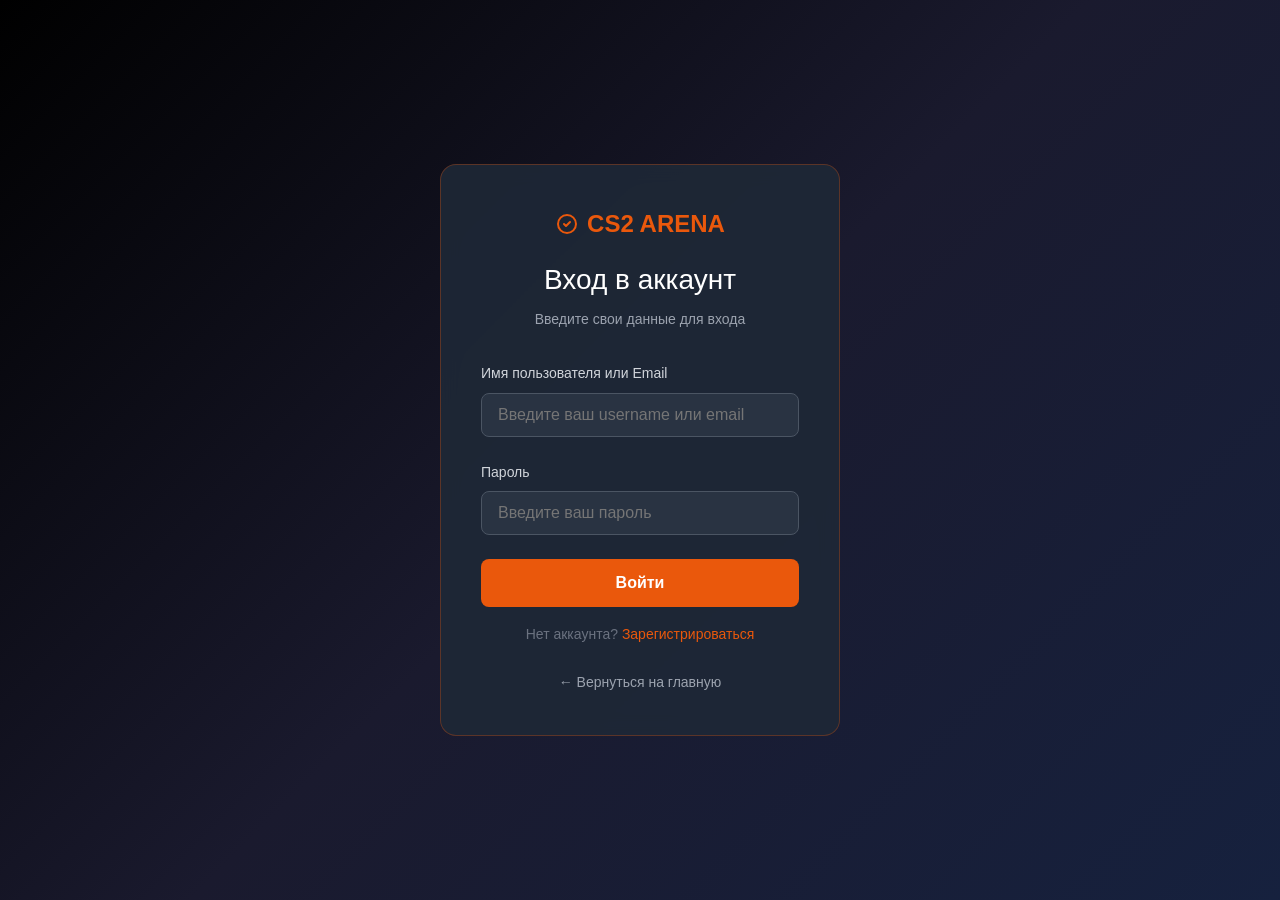
<file: profile.html>
<!DOCTYPE html>
<html lang="ru">
<head>
    <meta charset="UTF-8">
    <meta name="viewport" content="width=device-width, initial-scale=1.0">
    <title>Личный кабинет - CS2 Arena</title>
    <link rel="stylesheet" href="styles.css">
    <style>
        .profile-container { min-height: 100vh; background: linear-gradient(135deg, #000000 0%, #1a1a2e 50%, #16213e 100%); padding: 2rem; }
        .profile-card { max-width: 1200px; margin: 0 auto; }
        .profile-header { background: rgba(31, 41, 55, 0.5); border-radius: 1rem; padding: 2rem; margin-bottom: 2rem; border: 1px solid rgba(234, 88, 12, 0.3); display: flex; align-items: center; gap: 2rem; flex-wrap: wrap; }
        .profile-avatar { width: 100px; height: 100px; background: linear-gradient(135deg, #ea580c, #fb923c); border-radius: 50%; display: flex; align-items: center; justify-content: center; font-size: 3rem; font-weight: 700; color: white; }
        .profile-info { flex: 1; }
        .profile-name { color: white; font-size: 2rem; margin-bottom: 0.5rem; }
        .profile-username { color: #9ca3af; font-size: 1rem; margin-bottom: 0.5rem; }
        .profile-email { color: #9ca3af; font-size: 0.875rem; }
        .profile-stats { display: flex; gap: 2rem; margin-top: 1rem; flex-wrap: wrap; }
        .stat-badge { background: rgba(55, 65, 81, 0.5); padding: 0.5rem 1rem; border-radius: 0.5rem; text-align: center; }
        .stat-badge-value { color: #ea580c; font-size: 1.5rem; font-weight: 700; }
        .stat-badge-label { color: #9ca3af; font-size: 0.75rem; }
        .logout-btn { background: rgba(220, 38, 38, 0.2); color: #fca5a5; border: 1px solid #dc2626; padding: 0.75rem 1.5rem; border-radius: 0.5rem; cursor: pointer; transition: all 0.3s; }
        .logout-btn:hover { background: #dc2626; color: white; }
        .profile-tabs { display: flex; gap: 1rem; margin-bottom: 2rem; border-bottom: 1px solid #374151; flex-wrap: wrap; }
        .tab-btn { background: none; color: #9ca3af; padding: 0.75rem 1.5rem; border: none; cursor: pointer; transition: all 0.3s; font-size: 1rem; }
        .tab-btn:hover, .tab-btn.active { color: #ea580c; border-bottom: 2px solid #ea580c; }
        .tab-content { display: none; }
        .tab-content.active { display: block; }
        .info-grid { background: rgba(31, 41, 55, 0.5); border-radius: 1rem; padding: 1.5rem; border: 1px solid #374151; }
        .info-row { display: flex; padding: 1rem 0; border-bottom: 1px solid #374151; align-items: center; flex-wrap: wrap; }
        .info-row:last-child { border-bottom: none; }
        .info-label { width: 150px; color: #9ca3af; font-weight: 500; }
        .info-value { color: white; flex: 1; }
        .edit-btn { background: #ea580c; color: white; padding: 0.5rem 1rem; border-radius: 0.5rem; border: none; cursor: pointer; transition: all 0.3s; }
        .edit-btn:hover { background: #c2410c; }
        
        /* Заказы */
        .order-card { background: rgba(55, 65, 81, 0.3); border-radius: 0.75rem; padding: 1rem; margin-bottom: 1rem; border: 1px solid #374151; transition: all 0.3s; }
        .order-card:hover { border-color: #ea580c; }
        .order-header { display: flex; justify-content: space-between; flex-wrap: wrap; margin-bottom: 0.5rem; align-items: center; }
        .order-id { color: #ea580c; font-weight: 600; }
        .order-date { color: #9ca3af; margin-left: 1rem; }
        .order-status { padding: 0.25rem 0.75rem; border-radius: 0.25rem; font-size: 0.75rem; font-weight: 500; }
        .status-pending { background: rgba(234, 88, 12, 0.2); color: #fb923c; }
        .status-processing { background: rgba(59, 130, 246, 0.2); color: #60a5fa; }
        .status-shipped { background: rgba(139, 92, 246, 0.2); color: #a78bfa; }
        .status-delivered { background: rgba(16, 185, 129, 0.2); color: #34d399; }
        .status-cancelled { background: rgba(239, 68, 68, 0.2); color: #f87171; }
        .order-items { margin-bottom: 0.5rem; }
        .order-item { display: flex; justify-content: space-between; color: #d1d5db; font-size: 0.875rem; padding: 0.25rem 0; border-bottom: 1px solid rgba(55, 65, 81, 0.3); }
        .order-total { display: flex; justify-content: space-between; border-top: 1px solid #374151; padding-top: 0.5rem; margin-top: 0.5rem; }
        .order-total span:first-child { color: white; font-weight: 600; }
        .order-total span:last-child { color: #ea580c; font-weight: 700; }
        .order-actions { display: flex; gap: 0.5rem; margin-top: 0.75rem; flex-wrap: wrap; }
        .order-actions button { padding: 0.4rem 0.8rem; border: none; border-radius: 0.375rem; cursor: pointer; font-size: 0.8rem; transition: all 0.3s; }
        .btn-cancel-order { background: rgba(220, 38, 38, 0.2); color: #fca5a5; border: 1px solid #dc2626; }
        .btn-cancel-order:hover { background: #dc2626; color: white; }
        .btn-cancel-order:disabled { opacity: 0.5; cursor: not-allowed; }
        .btn-trade-link { background: rgba(59, 130, 246, 0.2); color: #60a5fa; border: 1px solid #3b82f6; }
        .btn-trade-link:hover { background: #3b82f6; color: white; }
        .btn-trade-link:disabled { opacity: 0.5; cursor: not-allowed; }
        .btn-order-details { background: rgba(55, 65, 81, 0.3); color: #d1d5db; border: 1px solid #4b5563; }
        .btn-order-details:hover { background: #4b5563; color: white; }

        /* Трейд ссылка */
        .trade-link-section { background: rgba(55, 65, 81, 0.2); border-radius: 0.5rem; padding: 1rem; margin-top: 0.75rem; border: 1px solid rgba(59, 130, 246, 0.3); }
        .trade-link-section .label { color: #9ca3af; font-size: 0.8rem; }
        .trade-link-section .link { color: #60a5fa; word-break: break-all; font-size: 0.85rem; }
        .trade-link-section .link a { color: #60a5fa; text-decoration: none; }
        .trade-link-section .link a:hover { text-decoration: underline; }

        /* Модальное окно */
        .modal { display: none; position: fixed; top: 0; left: 0; width: 100%; height: 100%; background: rgba(0, 0, 0, 0.8); z-index: 1000; align-items: center; justify-content: center; padding: 2rem; }
        .modal.active { display: flex; }
        .modal-content { background: #1f2937; border-radius: 1rem; padding: 2rem; width: 100%; max-width: 500px; border: 1px solid #ea580c; animation: modalIn 0.3s ease; }
        @keyframes modalIn { from { transform: scale(0.9); opacity: 0; } to { transform: scale(1); opacity: 1; } }
        .modal-header { display: flex; justify-content: space-between; align-items: center; margin-bottom: 1.5rem; }
        .modal-title { color: white; font-size: 1.25rem; }
        .modal-close { background: none; border: none; color: #9ca3af; cursor: pointer; font-size: 1.5rem; }
        .modal-close:hover { color: white; }
        .modal-body { margin-bottom: 1.5rem; }
        .modal-body .info-text { color: #d1d5db; margin-bottom: 1rem; }
        .modal-body .info-text strong { color: #ea580c; }
        .modal-form-group { margin-bottom: 1rem; }
        .modal-form-group label { display: block; color: #d1d5db; margin-bottom: 0.5rem; }
        .modal-form-group input, .modal-form-group textarea { width: 100%; padding: 0.75rem; background: #374151; border: 1px solid #4b5563; border-radius: 0.375rem; color: white; }
        .modal-form-group input:focus, .modal-form-group textarea:focus { outline: none; border-color: #ea580c; }
        .modal-form-group textarea { min-height: 80px; resize: vertical; }
        .modal-actions { display: flex; gap: 1rem; }
        .modal-actions button { flex: 1; padding: 0.75rem; border: none; border-radius: 0.5rem; cursor: pointer; font-weight: 600; transition: all 0.3s; }
        .btn-modal-cancel { background: #374151; color: white; }
        .btn-modal-cancel:hover { background: #4b5563; }
        .btn-modal-confirm { background: #dc2626; color: white; }
        .btn-modal-confirm:hover { background: #b91c1c; }
        .btn-modal-save { background: #ea580c; color: white; }
        .btn-modal-save:hover { background: #c2410c; }

        @media (max-width: 768px) {
            .profile-header { flex-direction: column; text-align: center; }
            .info-row { flex-direction: column; align-items: flex-start; gap: 0.5rem; }
            .info-label { width: 100%; }
            .order-header { flex-direction: column; align-items: flex-start; gap: 0.5rem; }
            .order-actions { flex-direction: column; }
            .modal-content { margin: 1rem; padding: 1.5rem; }
            .modal-actions { flex-direction: column; }
        }
    </style>
</head>
<body>
    <div class="profile-container">
        <div class="profile-card">
            <!-- Шапка профиля -->
            <div class="profile-header">
                <div class="profile-avatar" id="userAvatar">U</div>
                <div class="profile-info">
                    <h1 class="profile-name" id="userFullName">Загрузка...</h1>
                    <div class="profile-username" id="userUsername">@username</div>
                    <div class="profile-email" id="userEmail">email@example.com</div>
                    <div class="profile-stats">
                        <div class="stat-badge"><div class="stat-badge-value" id="userOrdersCount">0</div><div class="stat-badge-label">Заказов</div></div>
                        <div class="stat-badge"><div class="stat-badge-value" id="userSince">-</div><div class="stat-badge-label">На сайте</div></div>
                    </div>
                </div>
                <button class="logout-btn" onclick="logout()">Выйти</button>
            </div>

            <!-- Вкладки -->
            <div class="profile-tabs">
                <button class="tab-btn active" data-tab="info">Личная информация</button>
                <button class="tab-btn" data-tab="orders">Мои заказы</button>
                <button class="tab-btn" data-tab="trade">Трейд ссылка</button>
                <button class="tab-btn" data-tab="catalog">Магазин</button>
            </div>

            <!-- Вкладка: Личная информация -->
            <div class="tab-content active" id="tab-info">
                <div class="info-grid">
                    <div class="info-row"><div class="info-label">Имя</div><div class="info-value" id="displayFirstName">-</div></div>
                    <div class="info-row"><div class="info-label">Фамилия</div><div class="info-value" id="displayLastName">-</div></div>
                    <div class="info-row"><div class="info-label">Имя пользователя</div><div class="info-value" id="displayUsername">-</div></div>
                    <div class="info-row"><div class="info-label">Email</div><div class="info-value" id="displayEmail">-</div></div>
                    <div class="info-row"><div class="info-label"></div><div class="info-value"><button class="edit-btn" onclick="openEditModal()">Редактировать профиль</button></div></div>
                </div>
            </div>

            <!-- Вкладка: Мои заказы -->
            <div class="tab-content" id="tab-orders">
                <div class="info-grid">
                    <h3 style="color: white; margin-bottom: 1rem;">📦 История заказов</h3>
                    <div id="ordersList"></div>
                </div>
            </div>

            <!-- Вкладка: Трейд ссылка -->
            <div class="tab-content" id="tab-trade">
                <div class="info-grid">
                    <h3 style="color: white; margin-bottom: 1rem;">🔗 Трейд ссылка Steam</h3>
                    <p style="color: #9ca3af; margin-bottom: 1.5rem;">Укажите ссылку на ваш Steam для получения товаров после оплаты заказа.</p>
                    
                    <div class="info-row">
                        <div class="info-label">Трейд ссылка</div>
                        <div class="info-value">
                            <input type="text" id="tradeLinkInput" style="width:100%; padding:0.75rem; background:#374151; border:1px solid #4b5563; border-radius:0.375rem; color:white; margin-bottom:0.5rem;" placeholder="https://steamcommunity.com/tradeoffer/new/?partner=...">
                            <button class="edit-btn" onclick="saveTradeLink()">Сохранить трейд ссылку</button>
                            <div id="tradeLinkStatus" style="margin-top:0.5rem; color:#10b981; font-size:0.875rem;"></div>
                        </div>
                    </div>
                    
                    <div style="margin-top:1.5rem; padding:1rem; background:rgba(55,65,81,0.2); border-radius:0.5rem; border:1px solid #374151;">
                        <h4 style="color:#d1d5db; margin-bottom:0.5rem;">📌 Как получить трейд ссылку:</h4>
                        <ol style="color:#9ca3af; font-size:0.875rem; line-height:1.8; padding-left:1.5rem;">
                            <li>Перейдите в <a href="https://steamcommunity.com/my/tradeoffers/privacy" target="_blank" style="color:#ea580c;">настройки обмена Steam</a></li>
                            <li>Скопируйте ссылку из поля "Моя ссылка для обмена"</li>
                            <li>Вставьте ссылку в поле выше и нажмите "Сохранить"</li>
                            <li>После оплаты заказа товары будут отправлены на эту ссылку</li>
                        </ol>
                    </div>
                </div>
            </div>

            <!-- Вкладка: Магазин -->
            <div class="tab-content" id="tab-catalog">
                <div class="info-grid">
                    <h3 style="color: white; margin-bottom: 1rem;">🛍️ Перейти в магазин</h3>
                    <div style="text-align: center; padding: 2rem;">
                        <p style="color: #9ca3af; margin-bottom: 1.5rem;">Выберите товары и добавьте их в корзину</p>
                        <a href="catalog.html" class="btn-primary" style="display: inline-block;">Перейти в магазин</a>
                    </div>
                </div>
            </div>
        </div>
    </div>

    <!-- Модальное окно для отмены заказа -->
    <div id="cancelOrderModal" class="modal">
        <div class="modal-content">
            <div class="modal-header">
                <h3 class="modal-title">❌ Отмена заказа</h3>
                <button class="modal-close" onclick="closeCancelModal()">&times;</button>
            </div>
            <div class="modal-body">
                <div class="info-text">
                    Вы действительно хотите отменить заказ <strong id="cancelOrderId">#000000</strong>?
                </div>
                <div class="info-text" style="color:#fca5a5; font-size:0.875rem;">
                    ⚠️ Отмена заказа возможна только до его отправки. После отмены средства будут возвращены на ваш баланс.
                </div>
                <div class="modal-form-group">
                    <label>Причина отмены (необязательно)</label>
                    <textarea id="cancelReason" placeholder="Укажите причину отмены..."></textarea>
                </div>
            </div>
            <div class="modal-actions">
                <button class="btn-modal-cancel" onclick="closeCancelModal()">Закрыть</button>
                <button class="btn-modal-confirm" onclick="confirmCancelOrder()">Подтвердить отмену</button>
            </div>
        </div>
    </div>

    <!-- Модальное окно для деталей заказа -->
    <div id="orderDetailsModal" class="modal">
        <div class="modal-content">
            <div class="modal-header">
                <h3 class="modal-title">📋 Детали заказа</h3>
                <button class="modal-close" onclick="closeDetailsModal()">&times;</button>
            </div>
            <div class="modal-body" id="orderDetailsBody"></div>
        </div>
    </div>

    <!-- Модальное окно для редактирования профиля -->
    <div id="editModal" class="modal">
        <div class="modal-content">
            <div class="modal-header">
                <h3 class="modal-title">Редактировать профиль</h3>
                <button class="modal-close" onclick="closeEditModal()">&times;</button>
            </div>
            <form id="editForm">
                <div class="modal-form-group"><label>Имя</label><input type="text" id="editFirstName" required></div>
                <div class="modal-form-group"><label>Фамилия</label><input type="text" id="editLastName" required></div>
                <div class="modal-form-group"><label>Email</label><input type="email" id="editEmail" required></div>
                <div class="modal-actions">
                    <button type="button" class="btn-modal-cancel" onclick="closeEditModal()">Отмена</button>
                    <button type="submit" class="btn-modal-save">Сохранить</button>
                </div>
            </form>
        </div>
    </div>

    <script>
        let currentUser = null;
        let allUsers = [];
        let cancelOrderId = null;

        function loadUserData() {
            const savedUser = localStorage.getItem('cs2_currentUser');
            if (!savedUser) { window.location.href = 'login.html'; return; }
            
            currentUser = JSON.parse(savedUser);
            allUsers = JSON.parse(localStorage.getItem('cs2_users') || '[]');
            const fullUser = allUsers.find(u => u.id === currentUser.id);
            
            if (!fullUser) { localStorage.removeItem('cs2_currentUser'); window.location.href = 'login.html'; return; }
            
            document.getElementById('userAvatar').textContent = currentUser.avatar || currentUser.username.charAt(0).toUpperCase();
            document.getElementById('userFullName').textContent = `${fullUser.firstName} ${fullUser.lastName}`;
            document.getElementById('userUsername').textContent = `@${currentUser.username}`;
            document.getElementById('userEmail').textContent = currentUser.email;
            document.getElementById('displayFirstName').textContent = fullUser.firstName;
            document.getElementById('displayLastName').textContent = fullUser.lastName;
            document.getElementById('displayUsername').textContent = currentUser.username;
            document.getElementById('displayEmail').textContent = currentUser.email;
            
            const registeredDate = new Date(fullUser.registeredAt);
            document.getElementById('userSince').textContent = registeredDate.toLocaleDateString('ru-RU');
            
            // Загрузка трейд ссылки
            const tradeLink = localStorage.getItem(`cs2_tradeLink_${currentUser.id}`) || '';
            document.getElementById('tradeLinkInput').value = tradeLink;
            
            const orders = getOrders();
            document.getElementById('userOrdersCount').textContent = orders.length;
            renderOrders(orders);
        }

        function getOrders() {
            const ordersKey = `cs2_orders_${currentUser.id}`;
            return JSON.parse(localStorage.getItem(ordersKey) || '[]');
        }

        function saveOrders(orders) {
            const ordersKey = `cs2_orders_${currentUser.id}`;
            localStorage.setItem(ordersKey, JSON.stringify(orders));
        }

        function renderOrders(orders) {
            const container = document.getElementById('ordersList');
            if (!container) return;
            
            if (orders.length === 0) {
                container.innerHTML = '<div style="text-align: center; padding: 2rem; color: #6b7280;">У вас пока нет заказов. Перейдите в магазин, чтобы сделать первый заказ!</div>';
                return;
            }
            
            container.innerHTML = orders.map(order => {
                const isCancellable = order.status === 'pending' || order.status === 'processing';
                const hasTradeLink = localStorage.getItem(`cs2_tradeLink_${currentUser.id}`);
                
                return `
                    <div class="order-card">
                        <div class="order-header">
                            <div>
                                <span class="order-id">Заказ #${order.id}</span>
                                <span class="order-date">${new Date(order.date).toLocaleDateString('ru-RU')} ${new Date(order.date).toLocaleTimeString('ru-RU', {hour:'2-digit',minute:'2-digit'})}</span>
                            </div>
                            <div>
                                <span class="order-status status-${order.status}">${order.statusText}</span>
                            </div>
                        </div>
                        <div class="order-items">
                            ${order.items.map(item => `
                                <div class="order-item">
                                    <span>${item.name} x ${item.quantity}</span>
                                    <span>$${(parseFloat(item.price.replace('$', '')) * item.quantity).toFixed(2)}</span>
                                </div>
                            `).join('')}
                        </div>
                        <div class="order-total">
                            <span>Итого:</span>
                            <span>$${order.total.toFixed(2)}</span>
                        </div>
                        
                        <!-- Трейд ссылка для заказа -->
                        ${order.status === 'shipped' || order.status === 'delivered' ? `
                            <div class="trade-link-section">
                                <div class="label">📦 Товары отправлены по ссылке:</div>
                                <div class="link">
                                    ${hasTradeLink ? `<a href="${hasTradeLink}" target="_blank">${hasTradeLink}</a>` : 'Трейд ссылка не указана'}
                                </div>
                            </div>
                        ` : ''}
                        
                        <div class="order-actions">
                            <button class="btn-order-details" onclick="showOrderDetails(${order.id})">📋 Детали</button>
                            
                            ${isCancellable ? `
                                <button class="btn-cancel-order" onclick="openCancelModal(${order.id})">❌ Отменить заказ</button>
                            ` : `
                                <button class="btn-cancel-order" disabled style="opacity:0.5;cursor:not-allowed;">❌ Отмена недоступна</button>
                            `}
                            
                            ${(order.status === 'shipped' || order.status === 'delivered') && hasTradeLink ? `
                                <button class="btn-trade-link" onclick="window.open('${hasTradeLink}', '_blank')">🔗 Перейти к обмену</button>
                            ` : order.status === 'pending' || order.status === 'processing' ? `
                                <button class="btn-trade-link" onclick="openTradeLinkModal(${order.id})">🔗 Указать трейд ссылку</button>
                            ` : ''}
                        </div>
                    </div>
                `;
            }).join('');
        }

        // ===== ОТМЕНА ЗАКАЗА =====
        function openCancelModal(orderId) {
            cancelOrderId = orderId;
            document.getElementById('cancelOrderId').textContent = '#' + orderId;
            document.getElementById('cancelReason').value = '';
            document.getElementById('cancelOrderModal').classList.add('active');
            document.body.style.overflow = 'hidden';
        }

        function closeCancelModal() {
            document.getElementById('cancelOrderModal').classList.remove('active');
            document.body.style.overflow = 'auto';
            cancelOrderId = null;
        }

        function confirmCancelOrder() {
            if (!cancelOrderId) return;
            
            const orders = getOrders();
            const orderIndex = orders.findIndex(o => o.id === cancelOrderId);
            
            if (orderIndex === -1) {
                alert('Заказ не найден');
                return;
            }
            
            if (orders[orderIndex].status !== 'pending' && orders[orderIndex].status !== 'processing') {
                alert('Этот заказ уже нельзя отменить');
                closeCancelModal();
                return;
            }
            
            const reason = document.getElementById('cancelReason').value.trim() || 'Не указана';
            
            orders[orderIndex].status = 'cancelled';
            orders[orderIndex].statusText = 'Отменен';
            orders[orderIndex].cancelReason = reason;
            orders[orderIndex].cancelledAt = new Date().toISOString();
            
            saveOrders(orders);
            
            closeCancelModal();
            renderOrders(getOrders());
            
            alert(`✅ Заказ #${cancelOrderId} успешно отменен!\n\nПричина: ${reason}`);
        }

        // ===== ДЕТАЛИ ЗАКАЗА =====
        function showOrderDetails(orderId) {
            const orders = getOrders();
            const order = orders.find(o => o.id === orderId);
            
            if (!order) {
                alert('Заказ не найден');
                return;
            }
            
            const body = document.getElementById('orderDetailsBody');
            body.innerHTML = `
                <div style="margin-bottom:1rem;">
                    <div style="display:flex; justify-content:space-between; flex-wrap:wrap; margin-bottom:0.5rem;">
                        <span style="color:#ea580c; font-weight:600;">Заказ #${order.id}</span>
                        <span class="order-status status-${order.status}">${order.statusText}</span>
                    </div>
                    <div style="color:#9ca3af; font-size:0.875rem;">Дата: ${new Date(order.date).toLocaleString('ru-RU')}</div>
                    ${order.cancelledAt ? `<div style="color:#f87171; font-size:0.875rem;">Отменен: ${new Date(order.cancelledAt).toLocaleString('ru-RU')}</div>` : ''}
                    ${order.cancelReason ? `<div style="color:#9ca3af; font-size:0.875rem;">Причина отмены: ${order.cancelReason}</div>` : ''}
                </div>
                <div style="border-top:1px solid #374151; padding-top:1rem;">
                    <div style="color:#d1d5db; font-weight:500; margin-bottom:0.5rem;">Товары:</div>
                    ${order.items.map(item => `
                        <div style="display:flex; justify-content:space-between; color:#9ca3af; font-size:0.875rem; padding:0.25rem 0; border-bottom:1px solid rgba(55,65,81,0.3);">
                            <span>${item.name} x ${item.quantity}</span>
                            <span>$${(parseFloat(item.price.replace('$', '')) * item.quantity).toFixed(2)}</span>
                        </div>
                    `).join('')}
                    <div style="display:flex; justify-content:space-between; margin-top:0.5rem; padding-top:0.5rem; border-top:1px solid #374151;">
                        <span style="color:white; font-weight:600;">Итого:</span>
                        <span style="color:#ea580c; font-weight:700;">$${order.total.toFixed(2)}</span>
                    </div>
                </div>
                ${order.status === 'shipped' || order.status === 'delivered' ? `
                    <div style="margin-top:1rem; padding:0.75rem; background:rgba(16,185,129,0.1); border-radius:0.5rem; border:1px solid rgba(16,185,129,0.3);">
                        <div style="color:#34d399;">✅ Заказ отправлен</div>
                        ${localStorage.getItem(`cs2_tradeLink_${currentUser.id}`) ? `
                            <div style="color:#9ca3af; font-size:0.875rem; margin-top:0.25rem;">
                                Трейд ссылка: <a href="${localStorage.getItem(`cs2_tradeLink_${currentUser.id}`)}" target="_blank" style="color:#60a5fa;">${localStorage.getItem(`cs2_tradeLink_${currentUser.id}`)}</a>
                            </div>
                        ` : ''}
                    </div>
                ` : order.status === 'cancelled' ? `
                    <div style="margin-top:1rem; padding:0.75rem; background:rgba(239,68,68,0.1); border-radius:0.5rem; border:1px solid rgba(239,68,68,0.3);">
                        <div style="color:#f87171;">❌ Заказ отменен</div>
                    </div>
                ` : ''}
            `;
            
            document.getElementById('orderDetailsModal').classList.add('active');
            document.body.style.overflow = 'hidden';
        }

        function closeDetailsModal() {
            document.getElementById('orderDetailsModal').classList.remove('active');
            document.body.style.overflow = 'auto';
        }

        // ===== ТРЕЙД ССЫЛКА =====
        function saveTradeLink() {
            const link = document.getElementById('tradeLinkInput').value.trim();
            
            if (!link) {
                alert('Пожалуйста, введите ссылку на трейд');
                return;
            }
            
            if (!link.includes('steamcommunity.com') && !link.includes('steam')) {
                if (!confirm('Ссылка похожа на невалидную. Продолжить?')) {
                    return;
                }
            }
            
            localStorage.setItem(`cs2_tradeLink_${currentUser.id}`, link);
            
            const status = document.getElementById('tradeLinkStatus');
            status.textContent = '✅ Трейд ссылка успешно сохранена!';
            status.style.color = '#10b981';
            
            setTimeout(() => {
                status.textContent = '';
            }, 3000);
        }

        function openTradeLinkModal(orderId) {
            const link = localStorage.getItem(`cs2_tradeLink_${currentUser.id}`);
            if (link) {
                if (confirm(`Использовать сохраненную трейд ссылку?\n\n${link}`)) {
                    // Обновляем заказ с трейд ссылкой
                    const orders = getOrders();
                    const order = orders.find(o => o.id === orderId);
                    if (order) {
                        order.tradeLink = link;
                        saveOrders(orders);
                        alert('✅ Трейд ссылка добавлена к заказу!');
                        renderOrders(getOrders());
                    }
                }
            } else {
                alert('Пожалуйста, сначала сохраните трейд ссылку во вкладке "Трейд ссылка"');
                // Переключаем на вкладку трейд
                document.querySelectorAll('.tab-btn').forEach(b => b.classList.remove('active'));
                document.querySelectorAll('.tab-content').forEach(t => t.classList.remove('active'));
                document.querySelector('[data-tab="trade"]').classList.add('active');
                document.getElementById('tab-trade').classList.add('active');
            }
        }

        // ===== РЕДАКТИРОВАНИЕ ПРОФИЛЯ =====
        function openEditModal() {
            const fullUser = allUsers.find(u => u.id === currentUser.id);
            if (fullUser) {
                document.getElementById('editFirstName').value = fullUser.firstName;
                document.getElementById('editLastName').value = fullUser.lastName;
                document.getElementById('editEmail').value = fullUser.email;
                document.getElementById('editModal').classList.add('active');
                document.body.style.overflow = 'hidden';
            }
        }

        function closeEditModal() {
            document.getElementById('editModal').classList.remove('active');
            document.body.style.overflow = 'auto';
        }

        document.getElementById('editForm').addEventListener('submit', function(e) {
            e.preventDefault();
            const newFirstName = document.getElementById('editFirstName').value.trim();
            const newLastName = document.getElementById('editLastName').value.trim();
            const newEmail = document.getElementById('editEmail').value.trim();
            
            const userIndex = allUsers.findIndex(u => u.id === currentUser.id);
            if (userIndex !== -1) {
                allUsers[userIndex].firstName = newFirstName;
                allUsers[userIndex].lastName = newLastName;
                allUsers[userIndex].email = newEmail;
                localStorage.setItem('cs2_users', JSON.stringify(allUsers));
                currentUser.firstName = newFirstName;
                currentUser.lastName = newLastName;
                currentUser.email = newEmail;
                localStorage.setItem('cs2_currentUser', JSON.stringify(currentUser));
                closeEditModal();
                loadUserData();
                alert('✅ Профиль успешно обновлен!');
            }
        });

        // ===== ВЫХОД =====
        function logout() {
            if (confirm('Вы уверены, что хотите выйти?')) {
                localStorage.removeItem('cs2_currentUser');
                localStorage.removeItem('cs2_rememberMe');
                window.location.href = 'index.html';
            }
        }

        // ===== ПЕРЕКЛЮЧЕНИЕ ВКЛАДОК =====
        document.querySelectorAll('.tab-btn').forEach(btn => {
            btn.addEventListener('click', function() {
                document.querySelectorAll('.tab-btn').forEach(b => b.classList.remove('active'));
                document.querySelectorAll('.tab-content').forEach(t => t.classList.remove('active'));
                this.classList.add('active');
                document.getElementById(`tab-${this.dataset.tab}`).classList.add('active');
                
                // Обновляем заказы при переключении на вкладку заказов
                if (this.dataset.tab === 'orders') {
                    renderOrders(getOrders());
                }
            });
        });

        // ===== ЗАКРЫТИЕ МОДАЛОК ПО ESC =====
        document.addEventListener('keydown', function(e) {
            if (e.key === 'Escape') {
                closeCancelModal();
                closeDetailsModal();
                closeEditModal();
            }
        });

        // ===== ЗАКРЫТИЕ МОДАЛОК ПО КЛИКУ НА ОВЕРЛЕЙ =====
        document.querySelectorAll('.modal').forEach(modal => {
            modal.addEventListener('click', function(e) {
                if (e.target === this) {
                    this.classList.remove('active');
                    document.body.style.overflow = 'auto';
                }
            });
        });

        // Проверка параметра tab в URL
        const urlParams = new URLSearchParams(window.location.search);
        if (urlParams.get('tab') === 'orders') {
            document.querySelector('.tab-btn[data-tab="orders"]').click();
        }

        loadUserData();
    </script>
</body>
</html>
</file>
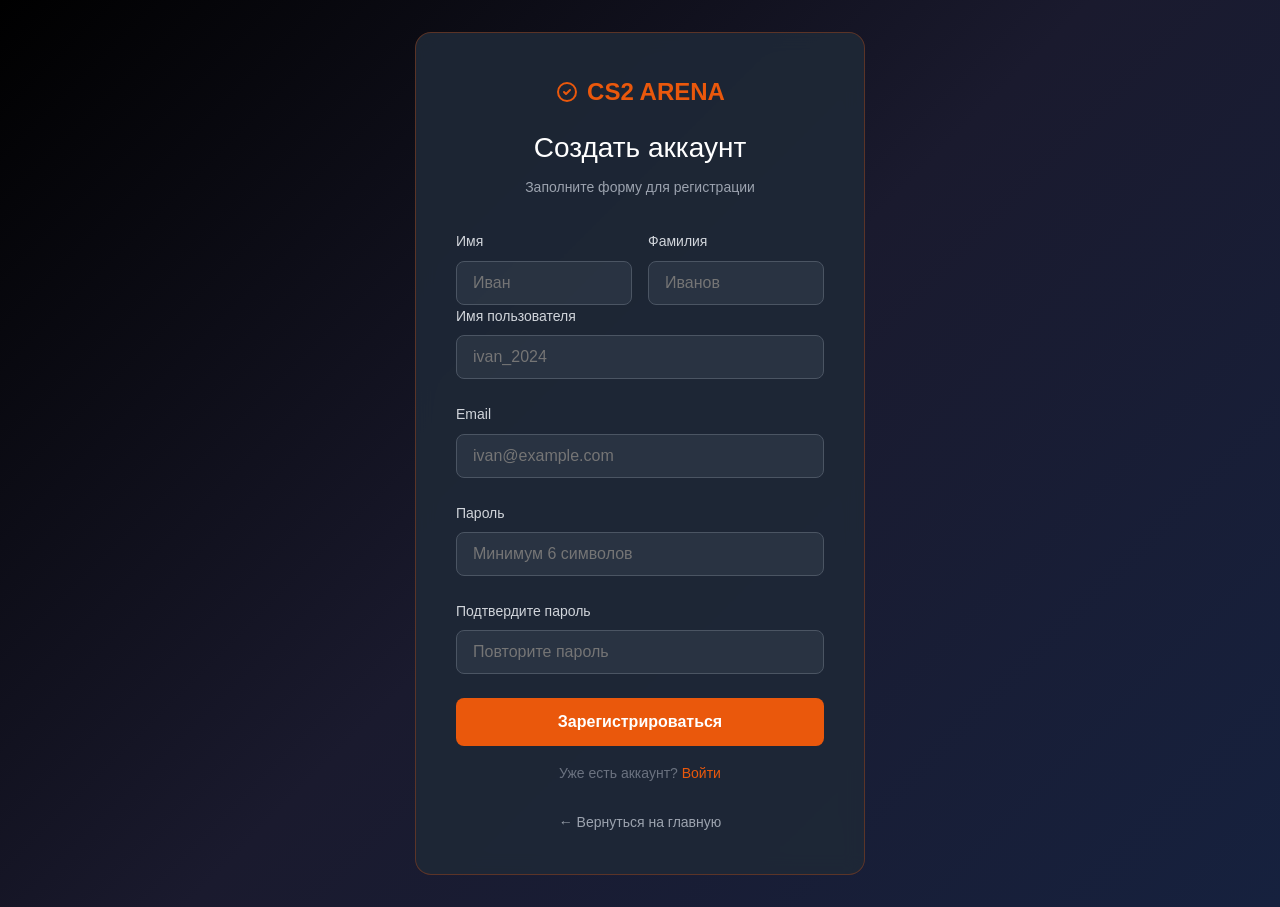
<file: register.html>
<!DOCTYPE html>
<html lang="ru">
<head>
    <meta charset="UTF-8">
    <meta name="viewport" content="width=device-width, initial-scale=1.0">
    <title>Регистрация - CS2 Arena</title>
    <link rel="stylesheet" href="styles.css">
    <style>
        .auth-container {
            min-height: 100vh;
            background: linear-gradient(135deg, #000000 0%, #1a1a2e 50%, #16213e 100%);
            display: flex;
            align-items: center;
            justify-content: center;
            padding: 2rem;
        }
        .auth-card {
            background: rgba(31, 41, 55, 0.9);
            backdrop-filter: blur(10px);
            border: 1px solid rgba(234, 88, 12, 0.3);
            border-radius: 1rem;
            padding: 2.5rem;
            width: 100%;
            max-width: 450px;
        }
        .auth-header { text-align: center; margin-bottom: 2rem; }
        .auth-logo {
            display: flex;
            align-items: center;
            justify-content: center;
            gap: 0.5rem;
            margin-bottom: 1rem;
            color: #ea580c;
            font-size: 1.5rem;
            font-weight: 600;
        }
        .auth-title { color: white; font-size: 1.75rem; margin-bottom: 0.5rem; }
        .auth-subtitle { color: #9ca3af; font-size: 0.875rem; }
        .form-group { margin-bottom: 1.5rem; }
        .name-fields { display: grid; grid-template-columns: 1fr 1fr; gap: 1rem; }
        .form-label {
            display: block;
            color: #d1d5db;
            margin-bottom: 0.5rem;
            font-size: 0.875rem;
            font-weight: 500;
        }
        .form-input {
            width: 100%;
            padding: 0.75rem 1rem;
            background: rgba(55, 65, 81, 0.5);
            border: 1px solid #4b5563;
            border-radius: 0.5rem;
            color: white;
            font-size: 1rem;
        }
        .form-input:focus { outline: none; border-color: #ea580c; }
        .auth-button {
            width: 100%;
            padding: 0.75rem;
            background: #ea580c;
            color: white;
            border: none;
            border-radius: 0.5rem;
            font-size: 1rem;
            font-weight: 600;
            cursor: pointer;
            margin-bottom: 1rem;
        }
        .auth-button:hover { background: #c2410c; }
        .auth-footer { text-align: center; color: #6b7280; font-size: 0.875rem; }
        .auth-link { color: #ea580c; text-decoration: none; }
        .error-message, .success-message {
            padding: 0.75rem;
            border-radius: 0.5rem;
            margin-bottom: 1rem;
            font-size: 0.875rem;
            display: none;
        }
        .error-message { background: rgba(220, 38, 38, 0.2); border: 1px solid #dc2626; color: #fca5a5; }
        .success-message { background: rgba(16, 185, 129, 0.2); border: 1px solid #10b981; color: #6ee7b7; }
        .back-home { text-align: center; margin-top: 1.5rem; }
        .back-home a { color: #9ca3af; text-decoration: none; font-size: 0.875rem; }
    </style>
</head>
<body>
    <div class="auth-container">
        <div class="auth-card">
            <div class="auth-header">
                <div class="auth-logo">
                    <svg width="24" height="24" fill="none" stroke="currentColor" viewBox="0 0 24 24">
                        <path stroke-linecap="round" stroke-linejoin="round" stroke-width="2" d="M9 12l2 2 4-4m6 2a9 9 0 11-18 0 9 9 0 0118 0z"></path>
                    </svg>
                    CS2 ARENA
                </div>
                <h1 class="auth-title">Создать аккаунт</h1>
                <p class="auth-subtitle">Заполните форму для регистрации</p>
            </div>

            <div id="errorMessage" class="error-message"></div>
            <div id="successMessage" class="success-message"></div>

            <form id="registerForm">
                <div class="name-fields">
                    <div>
                        <label class="form-label">Имя</label>
                        <input type="text" id="firstName" class="form-input" placeholder="Иван" required>
                    </div>
                    <div>
                        <label class="form-label">Фамилия</label>
                        <input type="text" id="lastName" class="form-input" placeholder="Иванов" required>
                    </div>
                </div>
                <div class="form-group">
                    <label class="form-label">Имя пользователя</label>
                    <input type="text" id="username" class="form-input" placeholder="ivan_2024" required>
                </div>
                <div class="form-group">
                    <label class="form-label">Email</label>
                    <input type="email" id="email" class="form-input" placeholder="ivan@example.com" required>
                </div>
                <div class="form-group">
                    <label class="form-label">Пароль</label>
                    <input type="password" id="password" class="form-input" placeholder="Минимум 6 символов" required>
                </div>
                <div class="form-group">
                    <label class="form-label">Подтвердите пароль</label>
                    <input type="password" id="confirmPassword" class="form-input" placeholder="Повторите пароль" required>
                </div>
                <button type="submit" class="auth-button">Зарегистрироваться</button>
                <div class="auth-footer">
                    Уже есть аккаунт? <a href="login.html" class="auth-link">Войти</a>
                </div>
            </form>
            <div class="back-home">
                <a href="index.html">← Вернуться на главную</a>
            </div>
        </div>
    </div>

    <script>
        document.getElementById('registerForm').addEventListener('submit', function(e) {
            e.preventDefault();
            
            const firstName = document.getElementById('firstName').value.trim();
            const lastName = document.getElementById('lastName').value.trim();
            const username = document.getElementById('username').value.trim();
            const email = document.getElementById('email').value.trim();
            const password = document.getElementById('password').value;
            const confirmPassword = document.getElementById('confirmPassword').value;
            
            const errorDiv = document.getElementById('errorMessage');
            const successDiv = document.getElementById('successMessage');
            
            errorDiv.style.display = 'none';
            successDiv.style.display = 'none';
            
            if (!firstName || !lastName || !username || !email || !password) {
                errorDiv.textContent = 'Пожалуйста, заполните все поля';
                errorDiv.style.display = 'block';
                return;
            }
            
            if (password.length < 6) {
                errorDiv.textContent = 'Пароль должен содержать минимум 6 символов';
                errorDiv.style.display = 'block';
                return;
            }
            
            if (password !== confirmPassword) {
                errorDiv.textContent = 'Пароли не совпадают';
                errorDiv.style.display = 'block';
                return;
            }
            
            const emailRegex = /^[^\s@]+@[^\s@]+\.[^\s@]+$/;
            if (!emailRegex.test(email)) {
                errorDiv.textContent = 'Введите корректный email адрес';
                errorDiv.style.display = 'block';
                return;
            }
            
            const users = JSON.parse(localStorage.getItem('cs2_users') || '[]');
            if (users.find(u => u.username === username)) {
                errorDiv.textContent = 'Пользователь с таким именем уже существует';
                errorDiv.style.display = 'block';
                return;
            }
            if (users.find(u => u.email === email)) {
                errorDiv.textContent = 'Пользователь с таким email уже существует';
                errorDiv.style.display = 'block';
                return;
            }
            
            const newUser = {
                id: Date.now(),
                firstName: firstName,
                lastName: lastName,
                username: username,
                email: email,
                password: password,
                avatar: username.charAt(0).toUpperCase(),
                registeredAt: new Date().toISOString(),
                favorites: []
            };
            
            users.push(newUser);
            localStorage.setItem('cs2_users', JSON.stringify(users));
            
            localStorage.setItem('cs2_currentUser', JSON.stringify({
                id: newUser.id,
                username: newUser.username,
                email: newUser.email,
                firstName: newUser.firstName,
                lastName: newUser.lastName,
                avatar: newUser.avatar
            }));
            
            successDiv.textContent = 'Регистрация успешна! Перенаправление...';
            successDiv.style.display = 'block';
            
            setTimeout(() => {
                window.location.href = 'index.html';
            }, 1500);
        });
    </script>
</body>
</html>
</file>
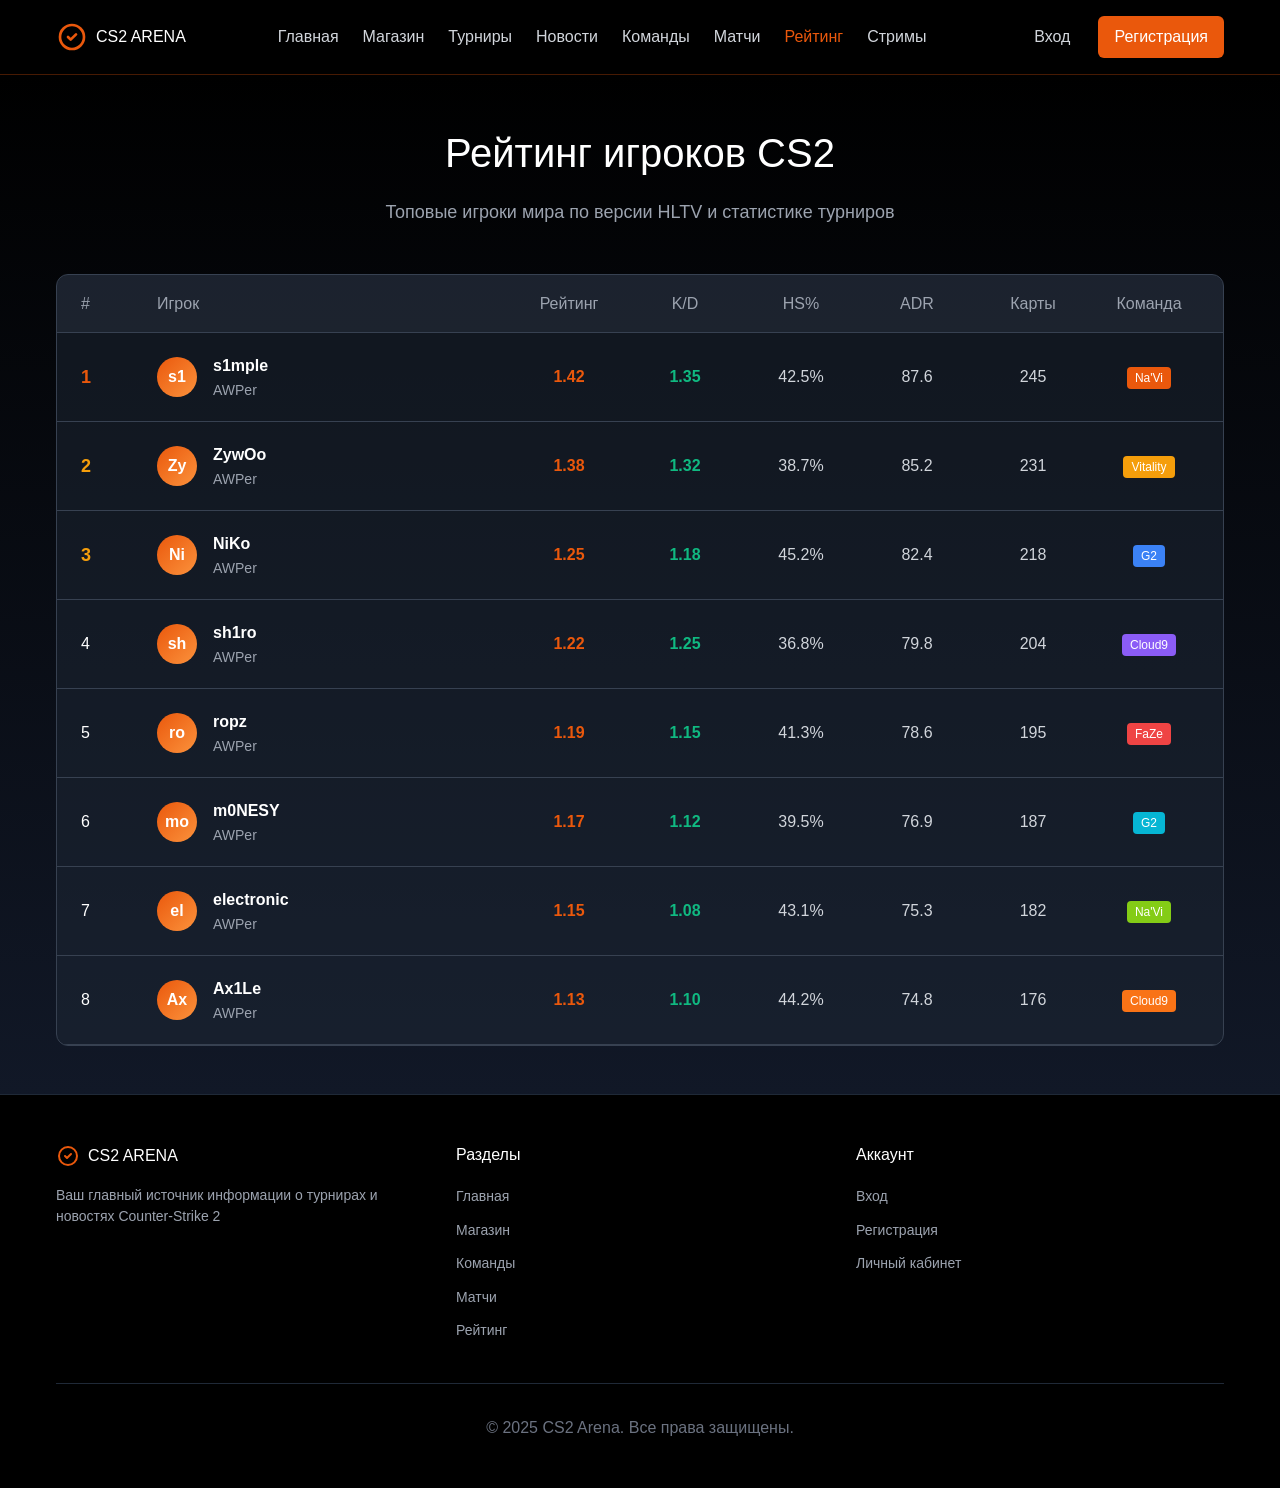
<file: teams-ranking.html>
<!DOCTYPE html>
<html lang="ru">
<head>
    <meta charset="UTF-8">
    <meta name="viewport" content="width=device-width, initial-scale=1.0">
    <title>Рейтинг CS2 - CS2 Arena</title>
    <link rel="stylesheet" href="styles.css">
    <style>
        .user-menu { display: flex; align-items: center; gap: 0.5rem; }
        .btn-profile { background: rgba(234, 88, 12, 0.2); color: #ea580c; padding: 0.5rem 1rem; border-radius: 0.375rem; text-decoration: none; }
        .btn-logout { background: rgba(220, 38, 38, 0.2); color: #fca5a5; padding: 0.5rem 1rem; border-radius: 0.375rem; border: none; cursor: pointer; }
        .cart-icon-header { position: relative; margin-right: 0.5rem; color: #d1d5db; }
        .cart-count { position: absolute; top: -10px; right: -12px; background: #ea580c; color: white; font-size: 0.7rem; padding: 2px 6px; border-radius: 50%; }
        .player-row { display: grid; grid-template-columns: 60px 1fr 100px 100px 100px 100px 100px 100px; gap: 1rem; padding: 1.25rem 1.5rem; border-bottom: 1px solid #374151; align-items: center; }
        .player-row:hover { background: rgba(55, 65, 81, 0.3); }
        .rank-1 { color: #ea580c; font-weight: 700; font-size: 1.125rem; }
        .rank-2 { color: #f59e0b; font-weight: 700; font-size: 1.125rem; }
        .rank-3 { color: #f59e0b; font-weight: 700; font-size: 1.125rem; }
        @media (max-width: 1024px) { nav { display: none; position: absolute; top: 100%; left: 0; right: 0; background: #000000; flex-direction: column; padding: 1rem; gap: 1rem; border-top: 1px solid #ea580c; z-index: 100; } nav.show { display: flex; } .mobile-menu-button { display: block; } }
        @media (min-width: 1025px) { .mobile-menu-button { display: none; } }
        @media (max-width: 768px) { .player-row { grid-template-columns: 1fr; text-align: center; gap: 0.5rem; } }
    </style>
</head>
<body>
    <header>
        <div class="container">
            <div class="header-content">
                <a href="index.html" class="logo"><svg class="logo-icon" fill="none" stroke="currentColor" viewBox="0 0 24 24"><path stroke-linecap="round" stroke-linejoin="round" stroke-width="2" d="M9 12l2 2 4-4m6 2a9 9 0 11-18 0 9 9 0 0118 0z"></path></svg><span>CS2 ARENA</span></a>
                <nav>
                    <button onclick="window.location.href='index.html'">Главная</button>
                    <button onclick="window.location.href='catalog.html'">Магазин</button>
                    <button onclick="window.location.href='index.html#tournaments'">Турниры</button>
                    <button onclick="window.location.href='index.html#news'">Новости</button>
                    <button onclick="window.location.href='teams.html'">Команды</button>
                    <button onclick="window.location.href='matches.html'">Матчи</button>
                    <button class="active">Рейтинг</button>
                    <button onclick="window.location.href='404.html'">Стримы</button>
                </nav>
                <div class="auth-buttons" id="authButtons"><a href="login.html" class="btn-login">Вход</a><a href="register.html" class="btn-register">Регистрация</a></div>
                <div class="user-menu" id="userMenu" style="display: none;">
                    <a href="cart.html" class="cart-icon-header"><svg width="22" height="22" fill="none" stroke="currentColor" viewBox="0 0 24 24"><path stroke-linecap="round" stroke-linejoin="round" stroke-width="2" d="M16 11V7a4 4 0 00-8 0v4M5 9h14l1 12H4L5 9z"></path></svg><span id="cartCount" class="cart-count">0</span></a>
                    <a href="profile.html" class="btn-profile"><span id="userNameDisplay"></span></a>
                    <button class="btn-logout" onclick="logout()">Выйти</button>
                </div>
                <button class="mobile-menu-button" onclick="toggleMobileMenu()"><svg width="24" height="24" fill="none" stroke="currentColor" viewBox="0 0 24 24"><path stroke-linecap="round" stroke-linejoin="round" stroke-width="2" d="M4 6h16M4 12h16M4 18h16"></path></svg></button>
            </div>
        </div>
    </header>

    <section class="tournaments" style="padding: 3rem 0;">
        <div class="container">
            <div class="section-header"><h2 class="section-title">Рейтинг игроков CS2</h2><p class="section-description">Топовые игроки мира по версии HLTV и статистике турниров</p></div>
            <div style="background: rgba(31, 41, 55, 0.5); border-radius: 0.75rem; overflow: hidden; border: 1px solid #374151;">
                <div style="display: grid; grid-template-columns: 60px 1fr 100px 100px 100px 100px 100px 100px; gap: 1rem; padding: 1rem 1.5rem; border-bottom: 1px solid #374151; background: rgba(55, 65, 81, 0.3);">
                    <div style="color: #9ca3af;">#</div><div style="color: #9ca3af;">Игрок</div><div style="color: #9ca3af; text-align:center;">Рейтинг</div><div style="color: #9ca3af; text-align:center;">K/D</div><div style="color: #9ca3af; text-align:center;">HS%</div><div style="color: #9ca3af; text-align:center;">ADR</div><div style="color: #9ca3af; text-align:center;">Карты</div><div style="color: #9ca3af; text-align:center;">Команда</div>
                </div>
                <div id="playersTableBody"></div>
            </div>
        </div>
    </section>

    <footer><div class="container"><div class="footer-grid"><div class="footer-section"><div style="display: flex; align-items: center; gap: 0.5rem; margin-bottom: 1rem;"><svg style="width: 1.5rem; height: 1.5rem; color: #ea580c;" fill="none" stroke="currentColor" viewBox="0 0 24 24"><path stroke-linecap="round" stroke-linejoin="round" stroke-width="2" d="M9 12l2 2 4-4m6 2a9 9 0 11-18 0 9 9 0 0118 0z"></path></svg><span style="color: white;">CS2 ARENA</span></div><p class="footer-description">Ваш главный источник информации о турнирах и новостях Counter-Strike 2</p></div><div class="footer-section"><h4>Разделы</h4><ul class="footer-links"><li><a href="index.html">Главная</a></li><li><a href="catalog.html">Магазин</a></li><li><a href="teams.html">Команды</a></li><li><a href="matches.html">Матчи</a></li><li><a href="teams-ranking.html">Рейтинг</a></li></ul></div><div class="footer-section"><h4>Аккаунт</h4><ul class="footer-links"><li><a href="login.html">Вход</a></li><li><a href="register.html">Регистрация</a></li><li><a href="profile.html">Личный кабинет</a></li></ul></div></div><div class="footer-bottom"><p>&copy; 2025 CS2 Arena. Все права защищены.</p></div></div></footer>

    <script>
        const players = [
            { rank:1, name:'s1mple', code:'s1', rating:'1.42', kd:'1.35', hs:'42.5%', adr:'87.6', maps:'245', team:'Na\'Vi', teamColor:'#ea580c', teamCode:'Na\'Vi' },
            { rank:2, name:'ZywOo', code:'Zy', rating:'1.38', kd:'1.32', hs:'38.7%', adr:'85.2', maps:'231', team:'Vitality', teamColor:'#f59e0b', teamCode:'Vitality' },
            { rank:3, name:'NiKo', code:'Ni', rating:'1.25', kd:'1.18', hs:'45.2%', adr:'82.4', maps:'218', team:'G2', teamColor:'#3b82f6', teamCode:'G2' },
            { rank:4, name:'sh1ro', code:'sh', rating:'1.22', kd:'1.25', hs:'36.8%', adr:'79.8', maps:'204', team:'Cloud9', teamColor:'#8b5cf6', teamCode:'Cloud9' },
            { rank:5, name:'ropz', code:'ro', rating:'1.19', kd:'1.15', hs:'41.3%', adr:'78.6', maps:'195', team:'FaZe', teamColor:'#ef4444', teamCode:'FaZe' },
            { rank:6, name:'m0NESY', code:'mo', rating:'1.17', kd:'1.12', hs:'39.5%', adr:'76.9', maps:'187', team:'G2', teamColor:'#06b6d4', teamCode:'G2' },
            { rank:7, name:'electronic', code:'el', rating:'1.15', kd:'1.08', hs:'43.1%', adr:'75.3', maps:'182', team:'Na\'Vi', teamColor:'#84cc16', teamCode:'Na\'Vi' },
            { rank:8, name:'Ax1Le', code:'Ax', rating:'1.13', kd:'1.10', hs:'44.2%', adr:'74.8', maps:'176', team:'Cloud9', teamColor:'#f97316', teamCode:'Cloud9' }
        ];
        function renderPlayers() {
            const container = document.getElementById('playersTableBody');
            if (!container) return;
            container.innerHTML = players.map(player => `<div class="player-row"><div class="${player.rank <= 3 ? 'rank-' + player.rank : 'rank-other'}">${player.rank}</div><div style="display:flex;align-items:center;gap:1rem;"><div style="width:2.5rem;height:2.5rem;border-radius:50%;background:linear-gradient(135deg,#ea580c,#fb923c);display:flex;align-items:center;justify-content:center;color:white;font-weight:600;">${player.code}</div><div><div style="color:white;font-weight:600;">${player.name}</div><div style="color:#9ca3af;font-size:0.875rem;">AWPer</div></div></div><div style="color:#ea580c;font-weight:700;text-align:center;">${player.rating}</div><div style="color:#10b981;font-weight:600;text-align:center;">${player.kd}</div><div style="color:#d1d5db;text-align:center;">${player.hs}</div><div style="color:#d1d5db;text-align:center;">${player.adr}</div><div style="color:#d1d5db;text-align:center;">${player.maps}</div><div style="text-align:center;"><span style="background:${player.teamColor};color:white;padding:0.25rem 0.5rem;border-radius:0.25rem;font-size:0.75rem;">${player.teamCode}</span></div></div>`).join('');
        }
        function checkAuth() {
            const currentUser = localStorage.getItem('cs2_currentUser');
            const authButtons = document.getElementById('authButtons');
            const userMenu = document.getElementById('userMenu');
            const userNameDisplay = document.getElementById('userNameDisplay');
            const cartCountSpan = document.getElementById('cartCount');
            if (currentUser) {
                const user = JSON.parse(currentUser);
                if (authButtons) authButtons.style.display = 'none';
                if (userMenu) userMenu.style.display = 'flex';
                if (userNameDisplay) userNameDisplay.textContent = user.username;
                const cart = JSON.parse(localStorage.getItem(`cs2_cart_${user.id}`) || '[]');
                const count = cart.reduce((sum, item) => sum + item.quantity, 0);
                if (cartCountSpan) { cartCountSpan.textContent = count; cartCountSpan.style.display = count > 0 ? 'inline-block' : 'none'; }
            } else {
                if (authButtons) authButtons.style.display = 'flex';
                if (userMenu) userMenu.style.display = 'none';
            }
        }
        function logout() { localStorage.removeItem('cs2_currentUser'); localStorage.removeItem('cs2_rememberMe'); window.location.href = 'index.html'; }
        function toggleMobileMenu() { const nav = document.querySelector('nav'); if (nav) nav.classList.toggle('show'); }
        renderPlayers(); checkAuth();
    </script>
</body>
</html>
</file>
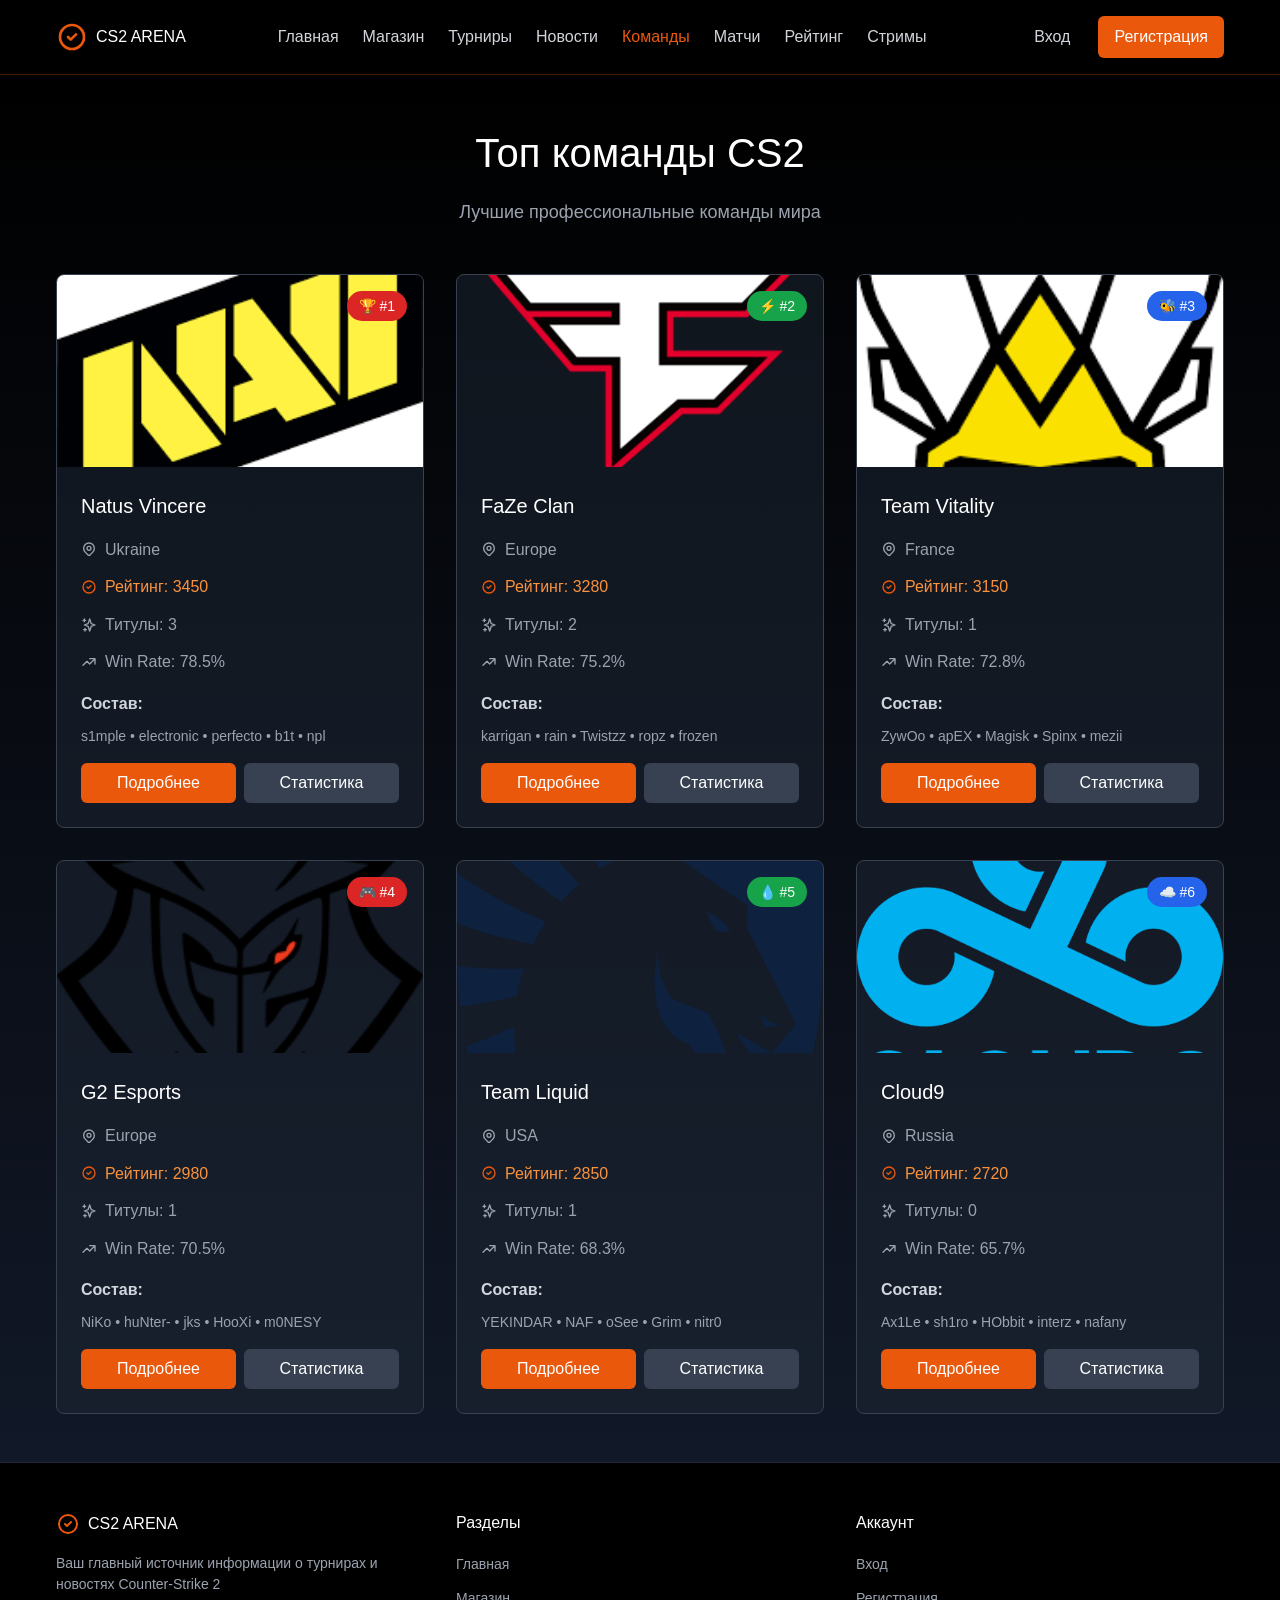
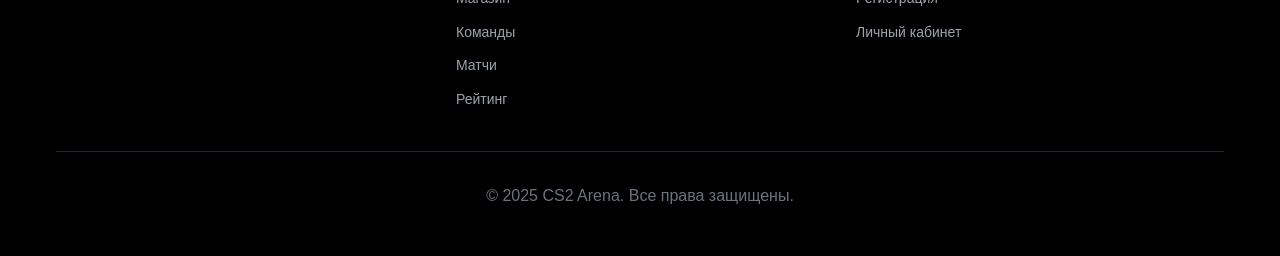
<file: teams.html>
<!DOCTYPE html>
<html lang="ru">
<head>
    <meta charset="UTF-8">
    <meta name="viewport" content="width=device-width, initial-scale=1.0">
    <title>Команды CS2 - CS2 Arena</title>
    <link rel="stylesheet" href="styles.css">
    <style>
        .user-menu { display: flex; align-items: center; gap: 0.5rem; }
        .btn-profile { background: rgba(234, 88, 12, 0.2); color: #ea580c; padding: 0.5rem 1rem; border-radius: 0.375rem; text-decoration: none; }
        .btn-logout { background: rgba(220, 38, 38, 0.2); color: #fca5a5; padding: 0.5rem 1rem; border-radius: 0.375rem; border: none; cursor: pointer; }
        .cart-icon-header { position: relative; margin-right: 0.5rem; color: #d1d5db; }
        .cart-count { position: absolute; top: -10px; right: -12px; background: #ea580c; color: white; font-size: 0.7rem; padding: 2px 6px; border-radius: 50%; }
        @media (max-width: 1024px) { nav { display: none; position: absolute; top: 100%; left: 0; right: 0; background: #000000; flex-direction: column; padding: 1rem; gap: 1rem; border-top: 1px solid #ea580c; z-index: 100; } nav.show { display: flex; } .mobile-menu-button { display: block; } }
        @media (min-width: 1025px) { .mobile-menu-button { display: none; } }

        /* Модальное окно для информации о команде */
        .modal-overlay {
            display: none;
            position: fixed;
            top: 0;
            left: 0;
            width: 100%;
            height: 100%;
            background: rgba(0, 0, 0, 0.85);
            z-index: 1000;
            align-items: center;
            justify-content: center;
            padding: 2rem;
        }
        .modal-overlay.active {
            display: flex;
        }
        .modal-window {
            background: #1f2937;
            border-radius: 1rem;
            padding: 2.5rem;
            max-width: 600px;
            width: 100%;
            max-height: 90vh;
            overflow-y: auto;
            border: 1px solid #ea580c;
            position: relative;
            animation: modalIn 0.3s ease;
        }
        @keyframes modalIn {
            from { transform: scale(0.9); opacity: 0; }
            to { transform: scale(1); opacity: 1; }
        }
        .modal-close-btn {
            position: absolute;
            top: 1rem;
            right: 1rem;
            background: none;
            border: none;
            color: #9ca3af;
            font-size: 2rem;
            cursor: pointer;
            transition: color 0.3s;
        }
        .modal-close-btn:hover { color: white; }
        .modal-team-name {
            color: #ea580c;
            font-size: 2rem;
            margin-bottom: 0.5rem;
        }
        .modal-team-rank {
            color: #9ca3af;
            font-size: 1rem;
            margin-bottom: 1.5rem;
        }
        .modal-info-grid {
            display: grid;
            grid-template-columns: 1fr 1fr;
            gap: 1rem;
            margin: 1.5rem 0;
        }
        .modal-info-item {
            background: rgba(55, 65, 81, 0.3);
            padding: 1rem;
            border-radius: 0.5rem;
            text-align: center;
        }
        .modal-info-item .label {
            color: #9ca3af;
            font-size: 0.75rem;
            text-transform: uppercase;
        }
        .modal-info-item .value {
            color: white;
            font-size: 1.5rem;
            font-weight: 700;
            margin-top: 0.25rem;
        }
        .modal-info-item .value.orange { color: #ea580c; }
        .modal-info-item .value.green { color: #10b981; }
        .modal-info-item .value.blue { color: #3b82f6; }
        .modal-players {
            margin: 1.5rem 0;
            padding: 1rem;
            background: rgba(55, 65, 81, 0.2);
            border-radius: 0.5rem;
        }
        .modal-players .title {
            color: #d1d5db;
            font-weight: 500;
            margin-bottom: 0.5rem;
        }
        .modal-players .list {
            color: white;
            font-size: 1.1rem;
            display: flex;
            flex-wrap: wrap;
            gap: 0.5rem;
        }
        .modal-players .list span {
            background: rgba(234, 88, 12, 0.2);
            padding: 0.25rem 0.75rem;
            border-radius: 9999px;
            font-size: 0.875rem;
        }
        .modal-achievements {
            margin: 1rem 0;
            padding: 1rem;
            background: rgba(55, 65, 81, 0.2);
            border-radius: 0.5rem;
        }
        .modal-achievements .title {
            color: #d1d5db;
            font-weight: 500;
            margin-bottom: 0.5rem;
        }
        .modal-achievements .list {
            color: #fbbf24;
            font-size: 0.95rem;
        }
        .modal-achievements .list li {
            list-style: none;
            padding: 0.25rem 0;
        }
        .modal-achievements .list li::before {
            content: "🏆 ";
        }
        .modal-actions {
            display: flex;
            gap: 1rem;
            margin-top: 1.5rem;
        }
        .modal-actions button {
            flex: 1;
            padding: 0.75rem;
            border: none;
            border-radius: 0.5rem;
            font-weight: 600;
            cursor: pointer;
            transition: all 0.3s;
        }
        .btn-modal-close {
            background: #374151;
            color: white;
        }
        .btn-modal-close:hover {
            background: #4b5563;
        }
        .btn-modal-stats {
            background: #ea580c;
            color: white;
        }
        .btn-modal-stats:hover {
            background: #c2410c;
        }
        @media (max-width: 768px) {
            .modal-info-grid { grid-template-columns: 1fr; }
            .modal-window { padding: 1.5rem; }
            .modal-actions { flex-direction: column; }
        }
    </style>
</head>
<body>
    <header>
        <div class="container">
            <div class="header-content">
                <a href="index.html" class="logo"><svg class="logo-icon" fill="none" stroke="currentColor" viewBox="0 0 24 24"><path stroke-linecap="round" stroke-linejoin="round" stroke-width="2" d="M9 12l2 2 4-4m6 2a9 9 0 11-18 0 9 9 0 0118 0z"></path></svg><span>CS2 ARENA</span></a>
                <nav>
                    <button onclick="window.location.href='index.html'">Главная</button>
                    <button onclick="window.location.href='catalog.html'">Магазин</button>
                    <button onclick="window.location.href='index.html#tournaments'">Турниры</button>
                    <button onclick="window.location.href='index.html#news'">Новости</button>
                    <button class="active">Команды</button>
                    <button onclick="window.location.href='matches.html'">Матчи</button>
                    <button onclick="window.location.href='teams-ranking.html'">Рейтинг</button>
                    <button onclick="window.location.href='404.html'">Стримы</button>
                </nav>
                <div class="auth-buttons" id="authButtons"><a href="login.html" class="btn-login">Вход</a><a href="register.html" class="btn-register">Регистрация</a></div>
                <div class="user-menu" id="userMenu" style="display: none;">
                    <a href="cart.html" class="cart-icon-header"><svg width="22" height="22" fill="none" stroke="currentColor" viewBox="0 0 24 24"><path stroke-linecap="round" stroke-linejoin="round" stroke-width="2" d="M16 11V7a4 4 0 00-8 0v4M5 9h14l1 12H4L5 9z"></path></svg><span id="cartCount" class="cart-count">0</span></a>
                    <a href="profile.html" class="btn-profile"><span id="userNameDisplay"></span></a>
                    <button class="btn-logout" onclick="logout()">Выйти</button>
                </div>
                <button class="mobile-menu-button" onclick="toggleMobileMenu()"><svg width="24" height="24" fill="none" stroke="currentColor" viewBox="0 0 24 24"><path stroke-linecap="round" stroke-linejoin="round" stroke-width="2" d="M4 6h16M4 12h16M4 18h16"></path></svg></button>
            </div>
        </div>
    </header>

    <section class="tournaments" style="padding: 3rem 0;">
        <div class="container">
            <div class="section-header"><h2 class="section-title">Топ команды CS2</h2><p class="section-description">Лучшие профессиональные команды мира</p></div>
            <div id="teamsGrid" class="tournaments-grid"></div>
        </div>
    </section>

    <!-- МОДАЛЬНОЕ ОКНО ДЛЯ ИНФОРМАЦИИ О КОМАНДЕ -->
    <div class="modal-overlay" id="teamModal">
        <div class="modal-window">
            <button class="modal-close-btn" onclick="closeTeamModal()">&times;</button>
            <div class="modal-team-name" id="modalTeamName">Team Name</div>
            <div class="modal-team-rank" id="modalTeamRank">#1 в мире</div>
            
            <div class="modal-info-grid">
                <div class="modal-info-item">
                    <div class="label">Страна</div>
                    <div class="value blue" id="modalCountry">—</div>
                </div>
                <div class="modal-info-item">
                    <div class="label">Рейтинг</div>
                    <div class="value orange" id="modalRating">—</div>
                </div>
                <div class="modal-info-item">
                    <div class="label">Турнирные титулы</div>
                    <div class="value green" id="modalTitles">—</div>
                </div>
                <div class="modal-info-item">
                    <div class="label">Win Rate</div>
                    <div class="value" id="modalWinRate" style="color:#fbbf24;">—</div>
                </div>
            </div>

            <div class="modal-players">
                <div class="title">👥 Состав команды</div>
                <div class="list" id="modalPlayers"></div>
            </div>

            <div class="modal-achievements">
                <div class="title">🏆 Достижения</div>
                <ul class="list" id="modalAchievements"></ul>
            </div>

            <div class="modal-actions">
                <button class="btn-modal-close" onclick="closeTeamModal()">Закрыть</button>
                <button class="btn-modal-stats" id="modalStatsBtn" onclick="showFullStats()">📊 Полная статистика</button>
            </div>
        </div>
    </div>

    <footer>
        <div class="container">
            <div class="footer-grid">
                <div class="footer-section"><div style="display: flex; align-items: center; gap: 0.5rem; margin-bottom: 1rem;"><svg style="width: 1.5rem; height: 1.5rem; color: #ea580c;" fill="none" stroke="currentColor" viewBox="0 0 24 24"><path stroke-linecap="round" stroke-linejoin="round" stroke-width="2" d="M9 12l2 2 4-4m6 2a9 9 0 11-18 0 9 9 0 0118 0z"></path></svg><span style="color: white;">CS2 ARENA</span></div><p class="footer-description">Ваш главный источник информации о турнирах и новостях Counter-Strike 2</p></div>
                <div class="footer-section"><h4>Разделы</h4><ul class="footer-links"><li><a href="index.html">Главная</a></li><li><a href="catalog.html">Магазин</a></li><li><a href="teams.html">Команды</a></li><li><a href="matches.html">Матчи</a></li><li><a href="teams-ranking.html">Рейтинг</a></li></ul></div>
                <div class="footer-section"><h4>Аккаунт</h4><ul class="footer-links"><li><a href="login.html">Вход</a></li><li><a href="register.html">Регистрация</a></li><li><a href="profile.html">Личный кабинет</a></li></ul></div>
            </div>
            <div class="footer-bottom"><p>&copy; 2025 CS2 Arena. Все права защищены.</p></div>
        </div>
    </footer>

    <script>
        // ДАННЫЕ КОМАНД С ПОЛНОЙ ИНФОРМАЦИЕЙ
        const teamsData = [
            { 
                id: 1, 
                name: 'Natus Vincere', 
                rank: '#1', 
                country: 'Ukraine', 
                rating: '3450', 
                points: '3450', 
                titles: '3', 
                winRate: '78.5%',
                players: ['s1mple', 'electronic', 'perfecto', 'b1t', 'npl'],
                playersFull: 's1mple • electronic • perfecto • b1t • npl',
                status: '🏆 #1', 
                statusClass: 'status-live', 
                img: 'img/navi-team.jpg',
                achievements: [
                    'Победитель IEM Katowice 2025',
                    'Чемпион ESL Pro League Season 18',
                    'Победитель BLAST Premier World Final 2024'
                ],
                stats: {
                    'Карт сыграно': '245',
                    'Побед': '192',
                    'Поражений': '53',
                    'Лучшая серия': '12 побед подряд'
                }
            },
            { 
                id: 2, 
                name: 'FaZe Clan', 
                rank: '#2', 
                country: 'Europe', 
                rating: '3280', 
                points: '3280', 
                titles: '2', 
                winRate: '75.2%',
                players: ['karrigan', 'rain', 'Twistzz', 'ropz', 'frozen'],
                playersFull: 'karrigan • rain • Twistzz • ropz • frozen',
                status: '⚡ #2', 
                statusClass: 'status-open', 
                img: 'img/faze-team.jpg',
                achievements: [
                    'Победитель ESL Pro League Season 17',
                    'Чемпион IEM Sydney 2024'
                ],
                stats: {
                    'Карт сыграно': '218',
                    'Побед': '164',
                    'Поражений': '54',
                    'Лучшая серия': '9 побед подряд'
                }
            },
            { 
                id: 3, 
                name: 'Team Vitality', 
                rank: '#3', 
                country: 'France', 
                rating: '3150', 
                points: '3150', 
                titles: '1', 
                winRate: '72.8%',
                players: ['ZywOo', 'apEX', 'Magisk', 'Spinx', 'mezii'],
                playersFull: 'ZywOo • apEX • Magisk • Spinx • mezii',
                status: '🐝 #3', 
                statusClass: 'status-upcoming', 
                img: 'img/vitality-team.jpg',
                achievements: [
                    'Победитель BLAST Premier Spring 2024',
                    'Финалист IEM Katowice 2025'
                ],
                stats: {
                    'Карт сыграно': '195',
                    'Побед': '142',
                    'Поражений': '53',
                    'Лучшая серия': '7 побед подряд'
                }
            },
            { 
                id: 4, 
                name: 'G2 Esports', 
                rank: '#4', 
                country: 'Europe', 
                rating: '2980', 
                points: '2980', 
                titles: '1', 
                winRate: '70.5%',
                players: ['NiKo', 'huNter-', 'jks', 'HooXi', 'm0NESY'],
                playersFull: 'NiKo • huNter- • jks • HooXi • m0NESY',
                status: '🎮 #4', 
                statusClass: 'status-live', 
                img: 'img/g2-team.jpg',
                achievements: [
                    'Победитель IEM Cologne 2024',
                    'Финалист ESL Pro League Season 18'
                ],
                stats: {
                    'Карт сыграно': '184',
                    'Побед': '130',
                    'Поражений': '54',
                    'Лучшая серия': '6 побед подряд'
                }
            },
            { 
                id: 5, 
                name: 'Team Liquid', 
                rank: '#5', 
                country: 'USA', 
                rating: '2850', 
                points: '2850', 
                titles: '1', 
                winRate: '68.3%',
                players: ['YEKINDAR', 'NAF', 'oSee', 'Grim', 'nitr0'],
                playersFull: 'YEKINDAR • NAF • oSee • Grim • nitr0',
                status: '💧 #5', 
                statusClass: 'status-open', 
                img: 'img/liquid-team.jpg',
                achievements: [
                    'Победитель ESL Pro League Season 16',
                    'Полуфиналист Major Championship 2024'
                ],
                stats: {
                    'Карт сыграно': '172',
                    'Побед': '118',
                    'Поражений': '54',
                    'Лучшая серия': '5 побед подряд'
                }
            },
            { 
                id: 6, 
                name: 'Cloud9', 
                rank: '#6', 
                country: 'Russia', 
                rating: '2720', 
                points: '2720', 
                titles: '0', 
                winRate: '65.7%',
                players: ['Ax1Le', 'sh1ro', 'HObbit', 'interz', 'nafany'],
                playersFull: 'Ax1Le • sh1ro • HObbit • interz • nafany',
                status: '☁️ #6', 
                statusClass: 'status-upcoming', 
                img: 'img/cloud9-team.jpg',
                achievements: [
                    'Финалист IEM Katowice 2024',
                    'Полуфиналист BLAST Premier Fall 2024'
                ],
                stats: {
                    'Карт сыграно': '158',
                    'Побед': '104',
                    'Поражений': '54',
                    'Лучшая серия': '4 победы подряд'
                }
            }
        ];

        let currentTeamId = null;

        function renderTeams() {
            const grid = document.getElementById('teamsGrid');
            if (!grid) return;
            
            grid.innerHTML = teamsData.map(team => `
                <div class="tournament-card">
                    <div class="tournament-image-wrapper">
                        <img src="${team.img}" alt="${team.name}" class="tournament-image">
                        <span class="tournament-status ${team.statusClass}">${team.status}</span>
                    </div>
                    <div class="tournament-content">
                        <h3 class="tournament-title">${team.name}</h3>
                        <div class="tournament-info">
                            <div class="info-item">
                                <svg class="info-icon" fill="none" stroke="currentColor" viewBox="0 0 24 24">
                                    <path stroke-linecap="round" stroke-linejoin="round" stroke-width="2" d="M17.657 16.657L13.414 20.9a1.998 1.998 0 01-2.827 0l-4.244-4.243a8 8 0 1111.314 0z"></path>
                                    <path stroke-linecap="round" stroke-linejoin="round" stroke-width="2" d="M15 11a3 3 0 11-6 0 3 3 0 016 0z"></path>
                                </svg>
                                <span>${team.country}</span>
                            </div>
                            <div class="info-item">
                                <svg class="info-icon info-icon-orange" fill="none" stroke="currentColor" viewBox="0 0 24 24">
                                    <path stroke-linecap="round" stroke-linejoin="round" stroke-width="2" d="M9 12l2 2 4-4m6 2a9 9 0 11-18 0 9 9 0 0118 0z"></path>
                                </svg>
                                <span class="prize-amount">Рейтинг: ${team.rating}</span>
                            </div>
                            <div class="info-item">
                                <svg class="info-icon" fill="none" stroke="currentColor" viewBox="0 0 24 24">
                                    <path stroke-linecap="round" stroke-linejoin="round" stroke-width="2" d="M5 3v4M3 5h4M6 17v4m-2-2h4m5-16l2.286 6.857L21 12l-5.714 2.143L13 21l-2.286-6.857L5 12l5.714-2.143L13 3z"></path>
                                </svg>
                                <span>Титулы: ${team.titles}</span>
                            </div>
                            <div class="info-item">
                                <svg class="info-icon" fill="none" stroke="currentColor" viewBox="0 0 24 24">
                                    <path stroke-linecap="round" stroke-linejoin="round" stroke-width="2" d="M13 7h8m0 0v8m0-8l-8 8-4-4-6 6"></path>
                                </svg>
                                <span>Win Rate: ${team.winRate}</span>
                            </div>
                        </div>
                        <div style="margin-bottom: 1rem;">
                            <strong style="color: #d1d5db;">Состав:</strong>
                            <div style="color: #9ca3af; font-size: 0.875rem; margin-top: 0.5rem;">
                                ${team.playersFull}
                            </div>
                        </div>
                        <div style="display: flex; gap: 0.5rem;">
                            <button class="tournament-button" style="flex: 1;" onclick="showTeamDetails(${team.id})">Подробнее</button>
                            <button class="tournament-button" style="flex: 1; background: #374151;" onclick="showTeamStats(${team.id})">Статистика</button>
                        </div>
                    </div>
                </div>
            `).join('');
        }

        // ПОКАЗАТЬ ПОДРОБНУЮ ИНФОРМАЦИЮ О КОМАНДЕ
        function showTeamDetails(teamId) {
            const team = teamsData.find(t => t.id === teamId);
            if (!team) return;
            
            currentTeamId = teamId;
            
            document.getElementById('modalTeamName').textContent = team.name;
            document.getElementById('modalTeamRank').textContent = `${team.rank} в мире`;
            document.getElementById('modalCountry').textContent = team.country;
            document.getElementById('modalRating').textContent = team.rating;
            document.getElementById('modalTitles').textContent = team.titles;
            document.getElementById('modalWinRate').textContent = team.winRate;
            
            // Игроки
            const playersContainer = document.getElementById('modalPlayers');
            playersContainer.innerHTML = team.players.map(p => `<span>${p}</span>`).join('');
            
            // Достижения
            const achievementsContainer = document.getElementById('modalAchievements');
            achievementsContainer.innerHTML = team.achievements.map(a => `<li>${a}</li>`).join('');
            
            document.getElementById('modalStatsBtn').onclick = function() {
                showFullStats(teamId);
            };
            
            document.getElementById('teamModal').classList.add('active');
            document.body.style.overflow = 'hidden';
        }

        // ПОКАЗАТЬ ПОЛНУЮ СТАТИСТИКУ
        function showFullStats(teamId) {
            const team = teamsData.find(t => t.id === (teamId || currentTeamId));
            if (!team) return;
            
            let statsText = `📊 ПОЛНАЯ СТАТИСТИКА КОМАНДЫ ${team.name}\n`;
            statsText += `━━━━━━━━━━━━━━━━━━━━━━━━━━━━\n\n`;
            statsText += `🏆 Рейтинг: ${team.rating}\n`;
            statsText += `📈 Очки: ${team.points}\n`;
            statsText += `🎯 Win Rate: ${team.winRate}\n`;
            statsText += `🏅 Турнирные титулы: ${team.titles}\n`;
            statsText += `🌍 Страна: ${team.country}\n\n`;
            statsText += `📊 ДЕТАЛЬНАЯ СТАТИСТИКА:\n`;
            statsText += `━━━━━━━━━━━━━━━━━━━━━━━━━━━━\n`;
            
            Object.entries(team.stats).forEach(([key, value]) => {
                statsText += `▪ ${key}: ${value}\n`;
            });
            
            statsText += `\n👥 СОСТАВ КОМАНДЫ:\n`;
            statsText += `━━━━━━━━━━━━━━━━━━━━━━━━━━━━\n`;
            team.players.forEach(p => {
                statsText += `  • ${p}\n`;
            });
            
            statsText += `\n🏆 ДОСТИЖЕНИЯ:\n`;
            statsText += `━━━━━━━━━━━━━━━━━━━━━━━━━━━━\n`;
            team.achievements.forEach(a => {
                statsText += `  • ${a}\n`;
            });
            
            alert(statsText);
        }

        // ЗАКРЫТЬ МОДАЛЬНОЕ ОКНО
        function closeTeamModal() {
            document.getElementById('teamModal').classList.remove('active');
            document.body.style.overflow = 'auto';
        }

        // ЗАКРЫТЬ ПРИ КЛИКЕ НА ОВЕРЛЕЙ
        document.getElementById('teamModal').addEventListener('click', function(e) {
            if (e.target === this) {
                closeTeamModal();
            }
        });

        // ЗАКРЫТЬ ПО ESC
        document.addEventListener('keydown', function(e) {
            if (e.key === 'Escape') {
                closeTeamModal();
            }
        });

        function checkAuth() {
            const currentUser = localStorage.getItem('cs2_currentUser');
            const authButtons = document.getElementById('authButtons');
            const userMenu = document.getElementById('userMenu');
            const userNameDisplay = document.getElementById('userNameDisplay');
            const cartCountSpan = document.getElementById('cartCount');
            
            if (currentUser) {
                const user = JSON.parse(currentUser);
                if (authButtons) authButtons.style.display = 'none';
                if (userMenu) userMenu.style.display = 'flex';
                if (userNameDisplay) userNameDisplay.textContent = user.username;
                
                const cart = JSON.parse(localStorage.getItem(`cs2_cart_${user.id}`) || '[]');
                const count = cart.reduce((sum, item) => sum + item.quantity, 0);
                if (cartCountSpan) {
                    cartCountSpan.textContent = count;
                    cartCountSpan.style.display = count > 0 ? 'inline-block' : 'none';
                }
            } else {
                if (authButtons) authButtons.style.display = 'flex';
                if (userMenu) userMenu.style.display = 'none';
            }
        }

        function logout() {
            localStorage.removeItem('cs2_currentUser');
            localStorage.removeItem('cs2_rememberMe');
            window.location.href = 'index.html';
        }

        function toggleMobileMenu() {
            const nav = document.querySelector('nav');
            if (nav) nav.classList.toggle('show');
        }

        renderTeams();
        checkAuth();
    </script>
</body>
</html>
</file>
<file: styles.css>
/* Reset and Base Styles */
* {
    margin: 0;
    padding: 0;
    box-sizing: border-box;
}

body {
    font-family: -apple-system, BlinkMacSystemFont, 'Segoe UI', Roboto, Oxygen, Ubuntu, Cantarell, sans-serif;
    background-color: #000000;
    color: #ffffff;
    line-height: 1.6;
    font-size: 16px;
}

h1 { font-size: 3rem; font-weight: 500; line-height: 1.5; }
h2 { font-size: 2.5rem; font-weight: 500; line-height: 1.5; }
h3 { font-size: 1.25rem; font-weight: 500; line-height: 1.5; }
h4 { font-size: 1rem; font-weight: 500; line-height: 1.5; }
p { font-size: 1rem; font-weight: 400; line-height: 1.5; }
button { font-size: 1rem; font-weight: 500; line-height: 1.5; cursor: pointer; border: none; outline: none; }

.container {
    max-width: 1200px;
    margin: 0 auto;
    padding: 0 1rem;
}

/* Header Styles */
header {
    background-color: rgba(0, 0, 0, 0.9);
    backdrop-filter: blur(8px);
    border-bottom: 1px solid rgba(234, 88, 12, 0.3);
    position: sticky;
    top: 0;
    z-index: 50;
}

.header-content {
    display: flex;
    align-items: center;
    justify-content: space-between;
    padding: 1rem 0;
}

.logo {
    display: flex;
    align-items: center;
    gap: 0.5rem;
    text-decoration: none;
    color: white;
    transition: opacity 0.3s;
}
.logo:hover { opacity: 0.8; }
.logo-icon { width: 2rem; height: 2rem; color: #ea580c; }

nav { display: flex; gap: 1.5rem; }
nav button { background: none; color: #d1d5db; transition: color 0.3s; padding: 0; }
nav button:hover, nav button.active { color: #ea580c; }

.auth-buttons { display: flex; gap: 0.75rem; }
.btn-login {
    background: transparent;
    color: #d1d5db;
    padding: 0.5rem 1rem;
    border-radius: 0.375rem;
    transition: all 0.3s;
    text-decoration: none;
}
.btn-login:hover { color: #ea580c; background-color: rgba(234, 88, 12, 0.1); }
.btn-register {
    background-color: #ea580c;
    color: white;
    padding: 0.5rem 1rem;
    border-radius: 0.375rem;
    transition: background-color 0.3s;
    text-decoration: none;
}
.btn-register:hover { background-color: #c2410c; }

/* Hero Section */
.hero {
    position: relative;
    height: 600px;
    display: flex;
    align-items: center;
    justify-content: center;
    overflow: hidden;
}
.hero-background { position: absolute; inset: 0; }
.hero-image { width: 100%; height: 100%; object-fit: cover; }
.hero-overlay {
    position: absolute;
    inset: 0;
    background: linear-gradient(to bottom, rgba(0, 0, 0, 0.7), rgba(0, 0, 0, 0.6), #000000);
}
.hero-content { position: relative; z-index: 10; text-align: center; }
.hero-badge {
    display: inline-block;
    padding: 0.5rem 1rem;
    background-color: rgba(234, 88, 12, 0.2);
    border: 1px solid #ea580c;
    border-radius: 9999px;
    margin-bottom: 1.5rem;
}
.hero-badge span { color: #fb923c; }
.hero-title { font-size: 4rem; margin-bottom: 1.5rem; }
.hero-description {
    color: #d1d5db;
    font-size: 1.25rem;
    margin-bottom: 2rem;
    max-width: 48rem;
    margin-left: auto;
    margin-right: auto;
}
.hero-buttons { display: flex; gap: 1rem; justify-content: center; flex-wrap: wrap; }

.btn-primary {
    background-color: #ea580c;
    color: white;
    padding: 0.75rem 2rem;
    border-radius: 0.375rem;
    transition: background-color 0.3s;
    display: inline-block;
    text-decoration: none;
    text-align: center;
    font-weight: 500;
}
.btn-primary:hover { background-color: #c2410c; }

.btn-secondary {
    background-color: rgba(255, 255, 255, 0.1);
    color: white;
    padding: 0.75rem 2rem;
    border-radius: 0.375rem;
    border: 1px solid rgba(255, 255, 255, 0.3);
    transition: background-color 0.3s;
    display: inline-block;
    text-decoration: none;
    text-align: center;
    font-weight: 500;
}
.btn-secondary:hover { background-color: rgba(255, 255, 255, 0.2); }

.hero-stats { display: flex; gap: 2rem; justify-content: center; margin-top: 3rem; flex-wrap: wrap; }
.stat-item { display: flex; align-items: center; gap: 0.75rem; }
.stat-icon { width: 1.25rem; height: 1.25rem; color: #ea580c; }
.stat-text { color: #d1d5db; }

/* Tournaments Section */
.tournaments { padding: 5rem 0; background: linear-gradient(to bottom, #000000, #111827); }
.section-header { text-align: center; margin-bottom: 3rem; }
.section-title { margin-bottom: 1rem; }
.section-description { color: #9ca3af; font-size: 1.125rem; }

.tournaments-grid {
    display: grid;
    grid-template-columns: repeat(auto-fit, minmax(320px, 1fr));
    gap: 2rem;
}

.tournament-card {
    background-color: rgba(31, 41, 55, 0.5);
    border-radius: 0.5rem;
    overflow: hidden;
    border: 1px solid #374151;
    transition: all 0.3s;
    cursor: pointer;
}
.tournament-card:hover { border-color: #ea580c; transform: translateY(-4px); }

.tournament-image-wrapper { position: relative; height: 192px; }
.tournament-image { width: 100%; height: 100%; object-fit: cover; }

.tournament-status {
    position: absolute;
    top: 1rem;
    right: 1rem;
    padding: 0.25rem 0.75rem;
    border-radius: 9999px;
    font-size: 0.875rem;
}
.status-live { background-color: #dc2626; color: white; animation: pulse 2s infinite; }
.status-open { background-color: #16a34a; color: white; }
.status-upcoming { background-color: #2563eb; color: white; }

@keyframes pulse {
    0%, 100% { opacity: 1; }
    50% { opacity: 0.5; }
}

.tournament-content { padding: 1.5rem; }
.tournament-title { color: white; margin-bottom: 1rem; }
.tournament-info { display: flex; flex-direction: column; gap: 0.75rem; margin-bottom: 1rem; }
.info-item { display: flex; align-items: center; gap: 0.5rem; color: #9ca3af; }
.info-icon { width: 1rem; height: 1rem; }
.info-icon-orange { color: #ea580c; }
.prize-amount { color: #fb923c; }

.tournament-button {
    width: 100%;
    background-color: #ea580c;
    color: white;
    padding: 0.5rem;
    border-radius: 0.375rem;
    transition: background-color 0.3s;
}
.tournament-button:hover { background-color: #c2410c; }

/* News Section */
.news { padding: 5rem 0; background-color: #111827; }
.news-grid { display: grid; grid-template-columns: repeat(auto-fit, minmax(320px, 1fr)); gap: 2rem; }

.news-card {
    background-color: rgba(31, 41, 55, 0.5);
    border-radius: 0.5rem;
    overflow: hidden;
    border: 1px solid #374151;
    transition: all 0.3s;
    cursor: pointer;
}
.news-card:hover { border-color: #ea580c; transform: translateY(-4px); }

.news-image-wrapper { position: relative; height: 224px; }
.news-image { width: 100%; height: 100%; object-fit: cover; }
.news-category {
    position: absolute;
    top: 1rem;
    left: 1rem;
    padding: 0.25rem 0.75rem;
    background-color: #ea580c;
    color: white;
    font-size: 0.875rem;
    border-radius: 9999px;
}

.news-content { padding: 1.5rem; }
.news-title {
    color: white;
    margin-bottom: 0.75rem;
    display: -webkit-box;
    -webkit-line-clamp: 2;
    -webkit-box-orient: vertical;
    overflow: hidden;
}
.news-excerpt {
    color: #9ca3af;
    margin-bottom: 1rem;
    display: -webkit-box;
    -webkit-line-clamp: 2;
    -webkit-box-orient: vertical;
    overflow: hidden;
}
.news-meta { display: flex; align-items: center; justify-content: space-between; font-size: 0.875rem; color: #6b7280; }
.news-date { display: flex; align-items: center; gap: 0.5rem; }

/* Footer */
footer {
    background-color: #000000;
    border-top: 1px solid #1f2937;
    padding: 3rem 0;
}

.footer-grid {
    display: grid;
    grid-template-columns: repeat(auto-fit, minmax(200px, 1fr));
    gap: 2rem;
    margin-bottom: 2rem;
}

.footer-section h4 { color: white; margin-bottom: 1rem; }
.footer-description { color: #9ca3af; font-size: 0.875rem; }
.footer-links { list-style: none; }
.footer-links li { margin-bottom: 0.5rem; }
.footer-links a {
    color: #9ca3af;
    text-decoration: none;
    font-size: 0.875rem;
    transition: color 0.3s;
}
.footer-links a:hover { color: #ea580c; }

.social-links { display: flex; gap: 1rem; }
.social-icon { color: #9ca3af; transition: color 0.3s; }
.social-icon:hover { color: #ea580c; }

.footer-bottom {
    border-top: 1px solid #1f2937;
    padding-top: 2rem;
    text-align: center;
    color: #6b7280;
    font-size: 0.875rem;
}

/* Mobile Menu */
.mobile-menu-button { display: none; background: none; color: white; padding: 0.5rem; }

@media (max-width: 1024px) {
    nav {
        display: none;
        position: absolute;
        top: 100%;
        left: 0;
        right: 0;
        background: #000000;
        flex-direction: column;
        padding: 1rem;
        gap: 1rem;
        border-top: 1px solid #ea580c;
        z-index: 100;
    }
    nav.show { display: flex; }
    nav button { padding: 0.75rem; text-align: left; width: 100%; }
    .auth-buttons { display: none; }
    .mobile-menu-button { display: block; }
    .hero-title { font-size: 2.5rem; }
    .hero { height: 500px; }
}

@media (max-width: 768px) {
    .tournaments-grid, .news-grid { grid-template-columns: 1fr; }
    .hero-title { font-size: 2rem; }
    .hero-description { font-size: 1rem; }
    .hero-stats { flex-direction: column; align-items: center; gap: 1rem; }
    .hero-buttons { flex-direction: column; align-items: center; }
    .btn-primary, .btn-secondary { width: 100%; text-align: center; }
}
</file>
